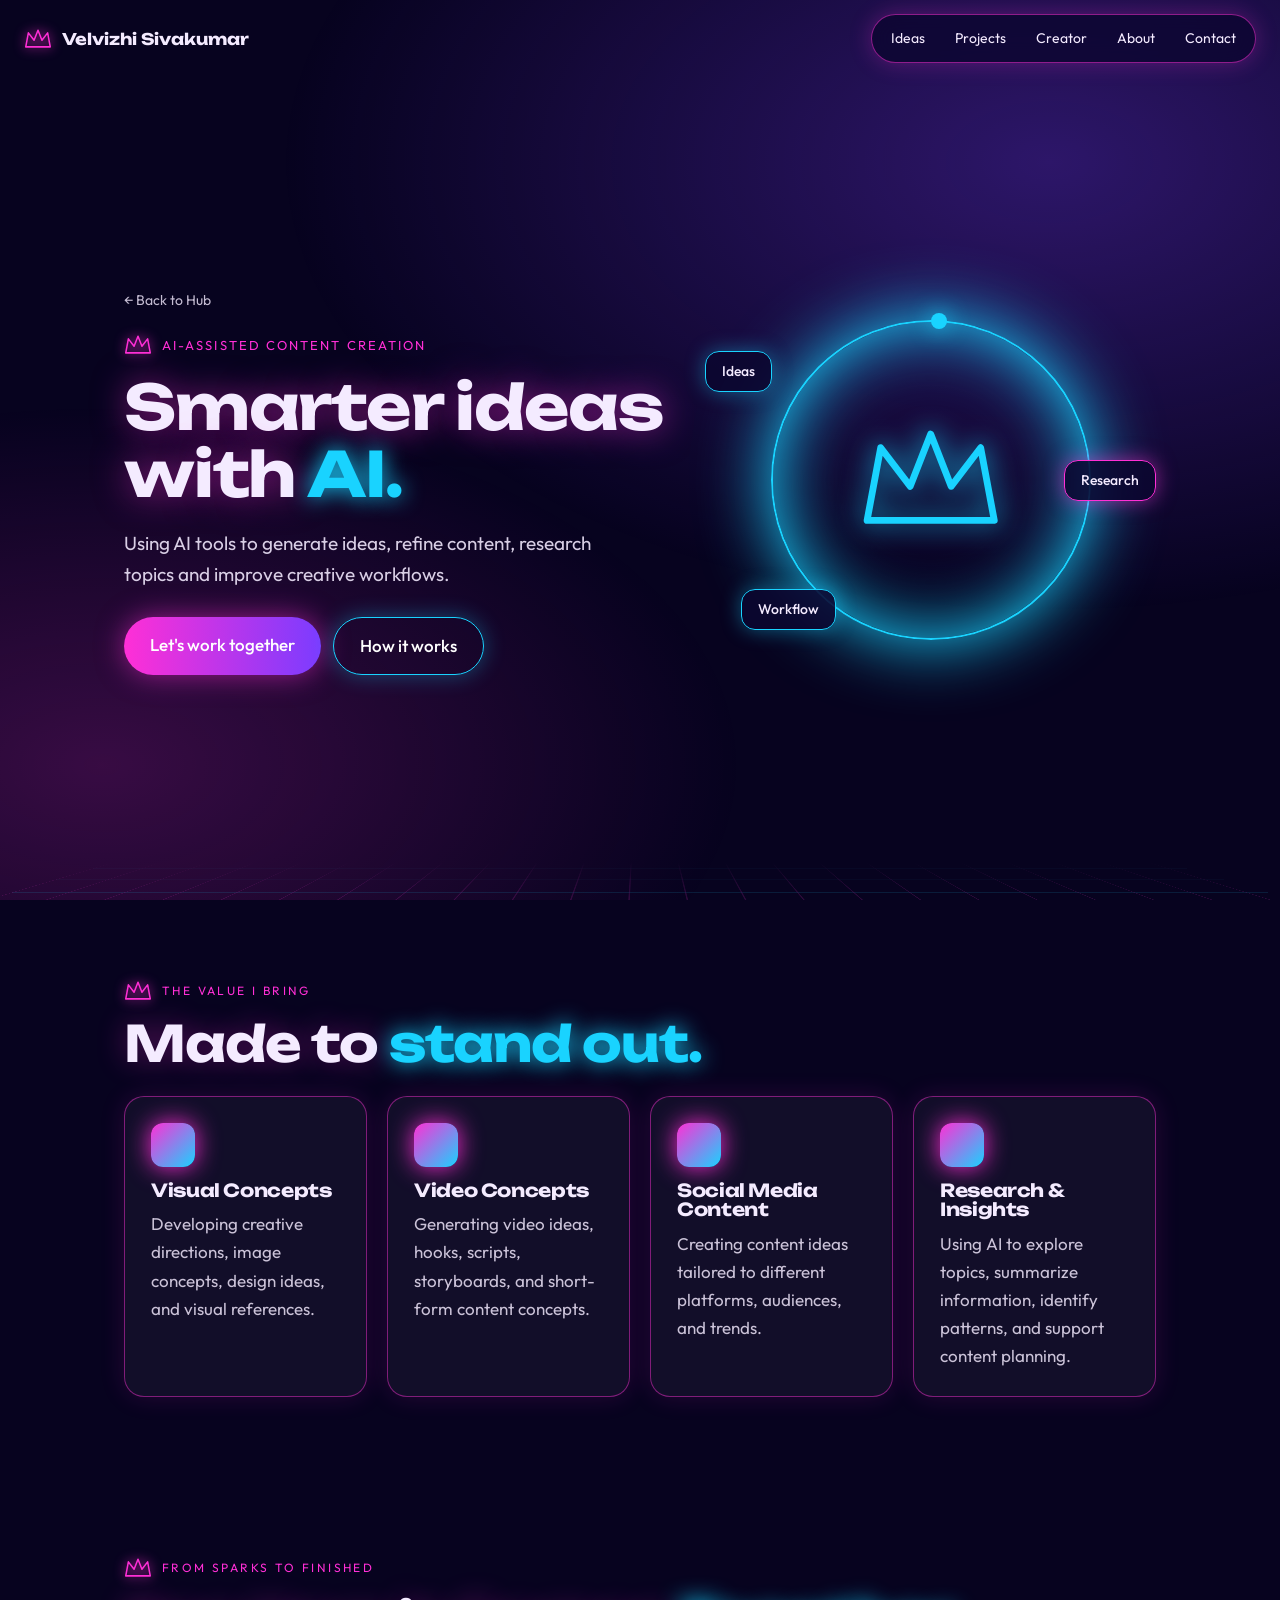
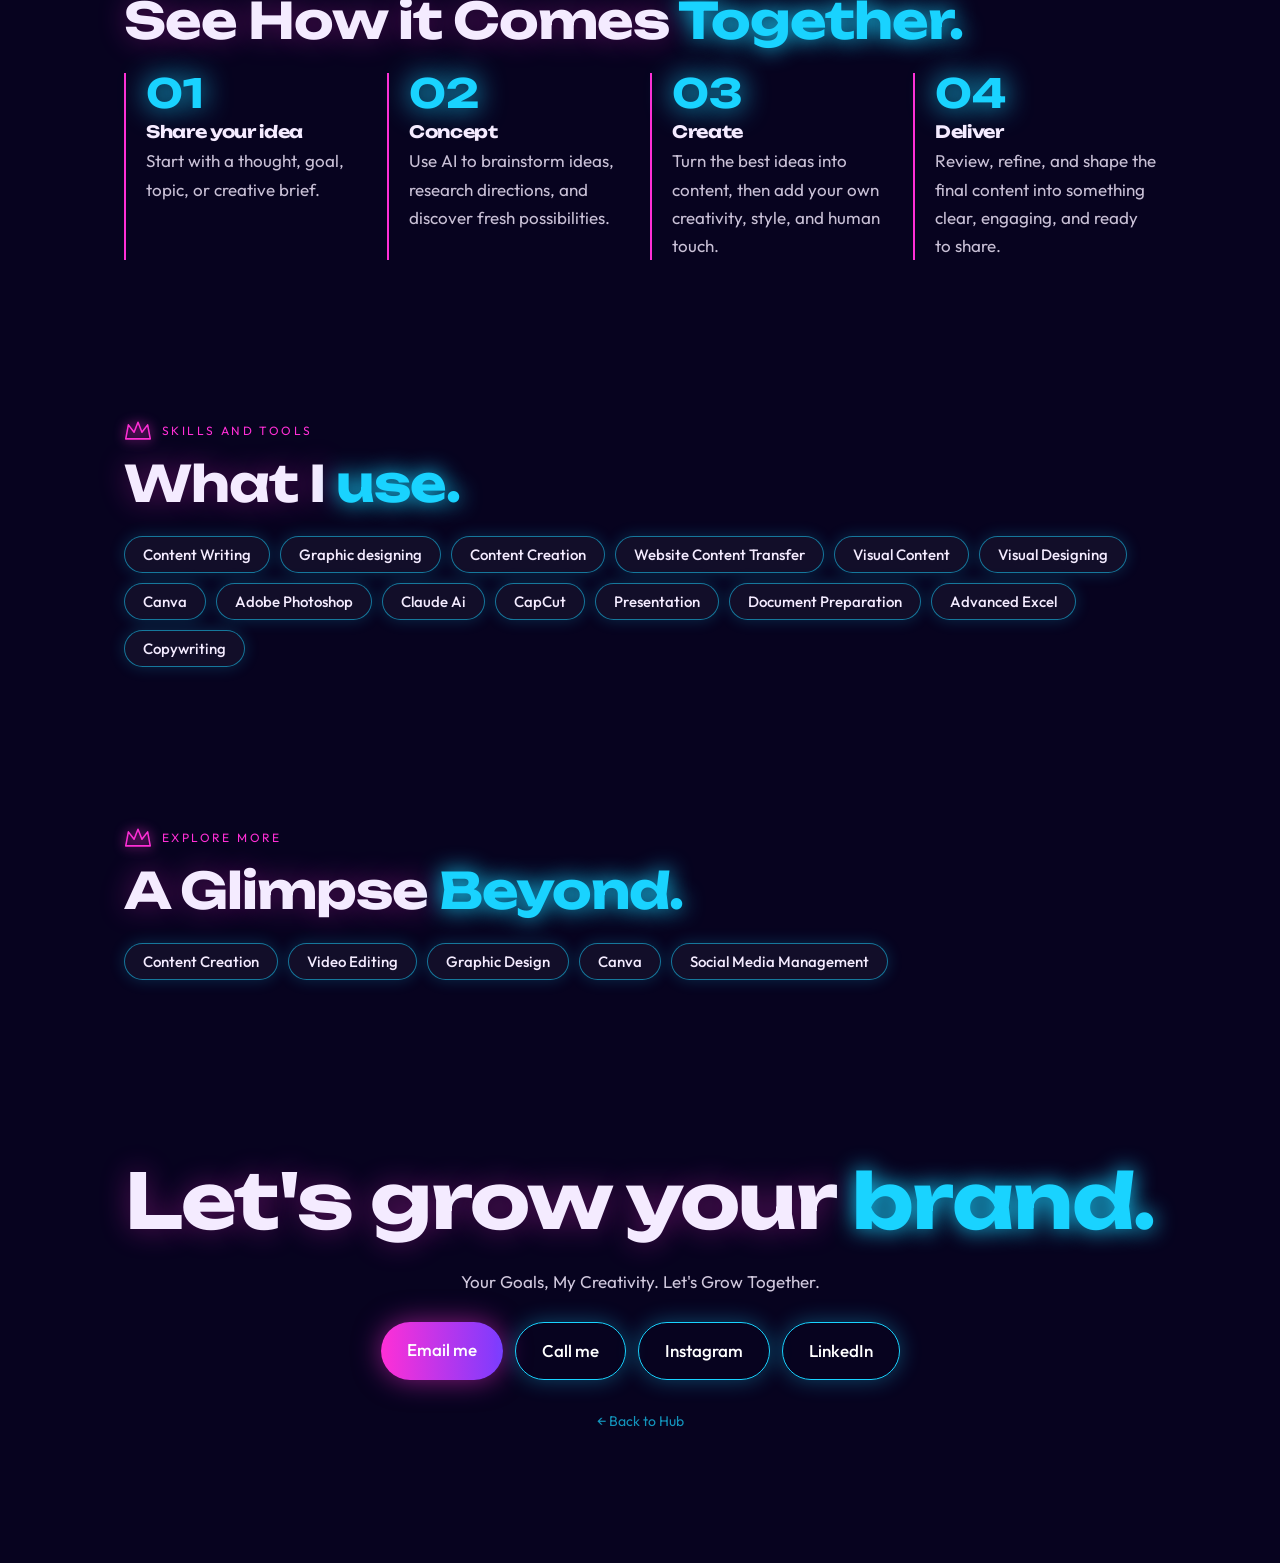
<file: ai-assisted-content-creation.html>
<!DOCTYPE html>
<html lang="en"><head><meta charset="utf-8"><meta name="viewport" content="width=device-width, initial-scale=1, viewport-fit=cover">
<title>AI-Assisted Content Creation – Velvizhi Sivakumar</title>
<meta name="description" content="Using AI tools to generate ideas, refine content, research topics and improve creative workflows.">
<link href="https://fonts.googleapis.com/css2?family=Unbounded:wght@500;700&family=Outfit:wght@400;500&display=swap" rel="stylesheet">
<style>:root{--bg:#07031F;--pk:#FF2FD6;--cy:#19D3FF;--vi:#7B3CFF;--tx:#F4EBFF;--a:var(--pk);box-sizing:border-box;padding-top:env(safe-area-inset-top,0px);padding-bottom:env(safe-area-inset-bottom,0px)}
*{box-sizing:border-box}html{scroll-behavior:smooth;scroll-padding-top:90px}
body{margin:0;background:var(--bg);color:var(--tx);font:400 17px/1.65 Outfit,system-ui,sans-serif;overflow-x:hidden}
h1,h2,h3{font-family:Unbounded,Outfit,sans-serif;font-weight:700;margin:0;line-height:1.08;letter-spacing:-.02em}
em{font-style:normal;color:var(--cy);text-shadow:0 0 22px var(--cy)}a{color:inherit}:focus-visible{outline:3px solid var(--cy);outline-offset:3px}
.fx{position:fixed;inset:0;z-index:0;overflow:hidden;pointer-events:none;background:radial-gradient(60% 50% at 82% 18%,#7B3CFF55,transparent),radial-gradient(50% 40% at 8% 85%,#FF2FD633,transparent)}
.st{position:absolute;left:-50vw;top:var(--y);height:3px;width:46vw;border-radius:9px;color:var(--c);background:linear-gradient(90deg,transparent,currentColor,transparent);filter:drop-shadow(0 0 10px currentColor);animation:slide var(--t) linear infinite;animation-delay:var(--d)}
@keyframes slide{from{transform:translateX(0) rotate(-14deg)}to{transform:translateX(165vw) rotate(-14deg)}}
.floor{position:absolute;left:-20%;right:-20%;bottom:-8%;height:44%;background:repeating-linear-gradient(90deg,#FF2FD655 0 2px,transparent 2px 80px),repeating-linear-gradient(0deg,#19D3FF55 0 2px,transparent 2px 60px);transform:perspective(500px) rotateX(62deg);transform-origin:bottom;-webkit-mask-image:linear-gradient(transparent,#000);mask-image:linear-gradient(transparent,#000);animation:grid 2s linear infinite}
@keyframes grid{to{background-position:0 0,0 60px}}
.top,header,main,footer{position:relative;z-index:1}
.wrap{max-width:1080px;margin:0 auto;padding:0 24px}
.cr{width:28px;height:22px;fill:none;stroke:var(--pk);stroke-width:3.5;stroke-linejoin:round;filter:drop-shadow(0 0 6px var(--pk))}
.top{position:fixed;z-index:10;left:0;right:0;top:env(safe-area-inset-top,0px);display:flex;justify-content:space-between;align-items:center;padding:14px 24px}
.top b{display:flex;gap:10px;align-items:center;font:700 16px Unbounded,sans-serif;text-decoration:none}
.top nav{display:flex;gap:2px;padding:5px;border-radius:99px;background:#0c0630cc;border:1px solid #FF2FD688;box-shadow:0 0 22px #FF2FD644;backdrop-filter:blur(12px);-webkit-backdrop-filter:blur(12px)}
.top nav a{text-decoration:none;font-size:14px;padding:7px 14px;border-radius:99px}.top nav a:hover{background:#FF2FD633}
.hero{display:grid;grid-template-columns:1.2fr 1fr;gap:40px;align-items:center;min-height:100vh;padding-top:110px;padding-bottom:50px}
.back{display:inline-block;font-size:14px;opacity:.8;text-decoration:none;margin-bottom:22px}.back:hover{color:var(--cy);opacity:1}
.tag{display:flex;gap:10px;align-items:center;font-size:13px;letter-spacing:.16em;text-transform:uppercase;color:var(--pk);margin-bottom:18px}
.hero h1{font-size:clamp(32px,5vw,62px);text-shadow:0 0 34px #FF2FD688}
.hero p{max-width:500px;opacity:.88;font-size:19px;margin:20px 0 26px}
.btns{display:flex;flex-wrap:wrap;gap:12px}
.btn{text-decoration:none;font-weight:500;padding:14px 26px;border-radius:99px;background:linear-gradient(90deg,var(--pk),var(--vi));color:#fff;box-shadow:0 0 28px #FF2FD688;transition:transform .2s,box-shadow .2s}
.btn.o{background:transparent;border:1.5px solid var(--cy);box-shadow:0 0 22px #19D3FF55}.btn:hover{transform:scale(1.06);box-shadow:0 0 44px var(--pk)}
.vis{position:relative;display:grid;place-items:center;min-height:340px}
.ring{width:min(320px,72vw);aspect-ratio:1;border-radius:50%;border:2px solid var(--a);box-shadow:0 0 70px var(--a),inset 0 0 70px var(--a);display:grid;place-items:center;animation:spin 16s linear infinite;position:relative}
.ring::after{content:"";position:absolute;top:-9px;left:50%;width:16px;height:16px;border-radius:50%;background:var(--a);box-shadow:0 0 22px var(--a)}
.ring svg{width:46%;height:auto;stroke:var(--a);fill:none;stroke-width:3;stroke-linejoin:round;filter:drop-shadow(0 0 14px var(--a));animation:spin 16s linear infinite reverse}
@keyframes spin{to{transform:rotate(360deg)}}
.chip{position:absolute;background:#0c0630dd;border:1px solid var(--cy);box-shadow:0 0 20px #19D3FF66;border-radius:14px;padding:8px 16px;font-weight:500;font-size:14px;animation:bob 5s ease-in-out infinite;white-space:nowrap}
.k1{left:0;top:12%}.k2{right:0;top:44%;animation-delay:1.4s;border-color:var(--pk);box-shadow:0 0 20px #FF2FD688}.k3{left:8%;bottom:6%;animation-delay:2.6s}
@keyframes bob{50%{transform:translateY(-10px)}}
.sec{padding:80px 0}
.lbl{display:flex;gap:10px;align-items:center;font-size:12px;letter-spacing:.2em;text-transform:uppercase;color:var(--pk);margin-bottom:14px}
h2.big{font-size:clamp(28px,4.2vw,50px);margin-bottom:26px;text-shadow:0 0 30px #FF2FD655}
.three{display:grid;grid-template-columns:repeat(auto-fit,minmax(240px,1fr));gap:20px}
.card{background:#ffffff0c;border:1.5px solid #FF2FD677;border-radius:20px;padding:26px;box-shadow:0 0 26px #FF2FD622;transition:transform .3s,box-shadow .3s,border-color .3s}
.three .card:hover{transform:translateY(-8px);border-color:var(--cy);box-shadow:0 0 50px #19D3FF66}
.card h3{font-size:18px;margin:14px 0 10px}.card p{margin:0;opacity:.82}
.ic{width:44px;height:44px;border-radius:12px;background:linear-gradient(135deg,var(--pk),var(--cy));box-shadow:0 0 24px var(--pk);animation:bob 4s ease-in-out infinite}
.steps{display:grid;grid-template-columns:repeat(auto-fit,minmax(220px,1fr));gap:20px;counter-reset:s}
.step{border-left:2px solid var(--pk);padding-left:20px}.step b{display:block;font:700 40px/1 Unbounded,sans-serif;color:var(--cy);text-shadow:0 0 28px var(--cy);margin-bottom:10px}
.step h3{font-size:17px;margin-bottom:6px}.step p{margin:0;opacity:.82}
.sk{display:flex;flex-wrap:wrap;gap:10px}
.sk span,.sk a{font:500 15px Outfit,sans-serif;color:inherit;text-decoration:none;background:#ffffff0c;border:1.5px solid #19D3FF88;border-radius:99px;padding:8px 18px;box-shadow:0 0 16px #19D3FF33;transition:background .2s}
.sk a:hover{background:var(--pk);border-color:var(--pk)}
.end{text-align:center;padding:100px 0 60px}.end .btns{justify-content:center;margin-top:26px}.end p{max-width:520px;margin:16px auto 0;opacity:.85}
.foot{text-align:center;padding:30px 24px 70px;font-size:14px;opacity:.7}.foot a{color:var(--cy)}
.rv{opacity:0;transform:translateY(34px);filter:blur(8px);transition:opacity .9s,transform .9s cubic-bezier(.2,.8,.2,1),filter .9s}.rv.in{opacity:1;transform:none;filter:none}
@media (max-width:860px){.hero{grid-template-columns:1fr;min-height:0;padding-top:96px}.vis{order:-1;min-height:260px}.top nav a:not(:last-child){display:none}.sec{padding:60px 0}.chip{font-size:13px}}
@media (prefers-reduced-motion:reduce){.st,.floor,.chip,.ic,.ring,.ring svg{animation:none}.rv{opacity:1;transform:none;filter:none}html{scroll-behavior:auto}}</style></head>
<body style="--a:var(--cy)">
<svg width="0" height="0" style="position:absolute" aria-hidden="true"><symbol id="cr" viewBox="0 0 64 48"><path d="M4 42 L10 10 L23 27 L32 4 L41 27 L54 10 L60 42 Z"/></symbol></svg>
<div class="fx" aria-hidden="true"><i class="st" style="--y:12%;--c:#19D3FF;--t:9s;--d:0s"></i><i class="st" style="--y:30%;--c:#FF2FD6;--t:12s;--d:-4s"></i><i class="st" style="--y:52%;--c:#19D3FF;--t:10s;--d:-7s"></i><i class="st" style="--y:70%;--c:#FF2FD6;--t:14s;--d:-2s"></i><div class="floor"></div></div>
<div class="top"><a href="index.html" style="text-decoration:none"><b><svg class="cr"><use href="#cr"/></svg>Velvizhi Sivakumar</b></a><nav aria-label="Main"><a href="index.html#what">Ideas</a><a href="index.html#canva">Projects</a><a href="index.html#results">Creator</a><a href="index.html#about">About</a><a href="#contact">Contact</a></nav></div>
<header class="hero wrap">
<div><a class="back" href="index.html">← Back to Hub</a>
<span class="tag"><svg class="cr"><use href="#cr"/></svg>AI-Assisted Content Creation</span>
<h1>Smarter ideas with <em>AI.</em></h1><p>Using AI tools to generate ideas, refine content, research topics and improve creative workflows.</p>
<div class="btns"><a class="btn" href="#contact">Let's work together</a><a class="btn o" href="#how">How it works</a></div></div>
<div class="vis" aria-hidden="true"><div class="ring"><svg viewBox="0 0 64 48"><path d="M4 42 L10 10 L23 27 L32 4 L41 27 L54 10 L60 42 Z"/></svg></div>
<div class="chip k1">Ideas</div><div class="chip k2">Research</div><div class="chip k3">Workflow</div></div>
</header>
<main>
<section class="sec"><div class="wrap rv"><span class="lbl"><svg class="cr"><use href="#cr"/></svg>The Value I Bring</span><h2 class="big">Made to <em>stand out.</em></h2><div class="three"><div class="card"><div class="ic" style="animation-delay:0.0s"></div><h3>Visual Concepts</h3><p>Developing creative directions, image concepts, design ideas, and visual references.</p></div><div class="card"><div class="ic" style="animation-delay:0.4s"></div><h3>Video Concepts</h3><p>Generating video ideas, hooks, scripts, storyboards, and short-form content concepts.</p></div><div class="card"><div class="ic" style="animation-delay:0.8s"></div><h3>Social Media Content</h3><p>Creating content ideas tailored to different platforms, audiences, and trends.</p></div><div class="card"><div class="ic" style="animation-delay:1.2s"></div><h3>Research & Insights</h3><p>Using AI to explore topics, summarize information, identify patterns, and support content planning.</p></div></div></div></section>
<section class="sec" id="how"><div class="wrap rv"><span class="lbl"><svg class="cr"><use href="#cr"/></svg>From Sparks to Finished</span><h2 class="big">See How it Comes <em>Together.</em></h2><div class="steps"><div class="step"><b>01</b><h3>Share your idea</h3><p>Start with a thought, goal, topic, or creative brief.</p></div><div class="step"><b>02</b><h3>Concept</h3><p>Use AI to brainstorm ideas, research directions, and discover fresh possibilities.</p></div><div class="step"><b>03</b><h3>Create</h3><p>Turn the best ideas into content, then add your own creativity, style, and human touch.</p></div><div class="step"><b>04</b><h3>Deliver</h3><p>Review, refine, and shape the final content into something clear, engaging, and ready to share.</p></div></div></div></section>
<section class="sec"><div class="wrap rv"><span class="lbl"><svg class="cr"><use href="#cr"/></svg>Skills and tools</span><h2 class="big">What I <em>use.</em></h2><div class="sk"><span>Content Writing</span><span>Graphic designing</span><span>Content Creation</span><span>Website Content Transfer</span><span>Visual Content</span><span>Visual Designing</span><span>Canva</span><span>Adobe Photoshop</span><span>Claude Ai</span><span>CapCut</span><span>Presentation</span><span>Document Preparation</span><span>Advanced Excel</span><span>Copywriting</span></div></div></section>
<section class="sec"><div class="wrap rv"><span class="lbl"><svg class="cr"><use href="#cr"/></svg>Explore more</span><h2 class="big">A Glimpse <em>Beyond.</em></h2><div class="sk"><a href="content-creation.html">Content Creation</a><a href="video-editing.html">Video Editing</a><a href="graphic-design.html">Graphic Design</a><a href="canva.html">Canva</a><a href="social-media-management.html">Social Media Management</a></div></div></section>
</main>
<footer class="end" id="contact"><div class="wrap rv"><h2 class="big" style="font-size:clamp(32px,6.5vw,76px)">Let's grow your <em>brand.</em></h2><p>Your Goals, My Creativity. Let's Grow Together.</p>
<div class="btns"><a class="btn" href="mailto:velvizhi2k2@gmail.com">Email me</a><a class="btn o" href="tel:+919578887900">Call me</a><a class="btn o" href="https://www.instagram.com/vizhisiva?stkn=OGlnY3FxZ2V0enZj">Instagram</a><a class="btn o" href="https://www.linkedin.com/in/velvizhi-sivakumar-04b92a213/">LinkedIn</a></div></div>
<div class="foot"><a href="index.html" style="text-decoration: none;">← Back to Hub</a></div></footer>
<script>var o=new IntersectionObserver(function(es){es.forEach(function(e){if(e.isIntersecting){e.target.classList.add("in");o.unobserve(e.target)}})},{threshold:.12});document.querySelectorAll(".rv").forEach(function(el){o.observe(el)});</script>
</body></html>
</file>
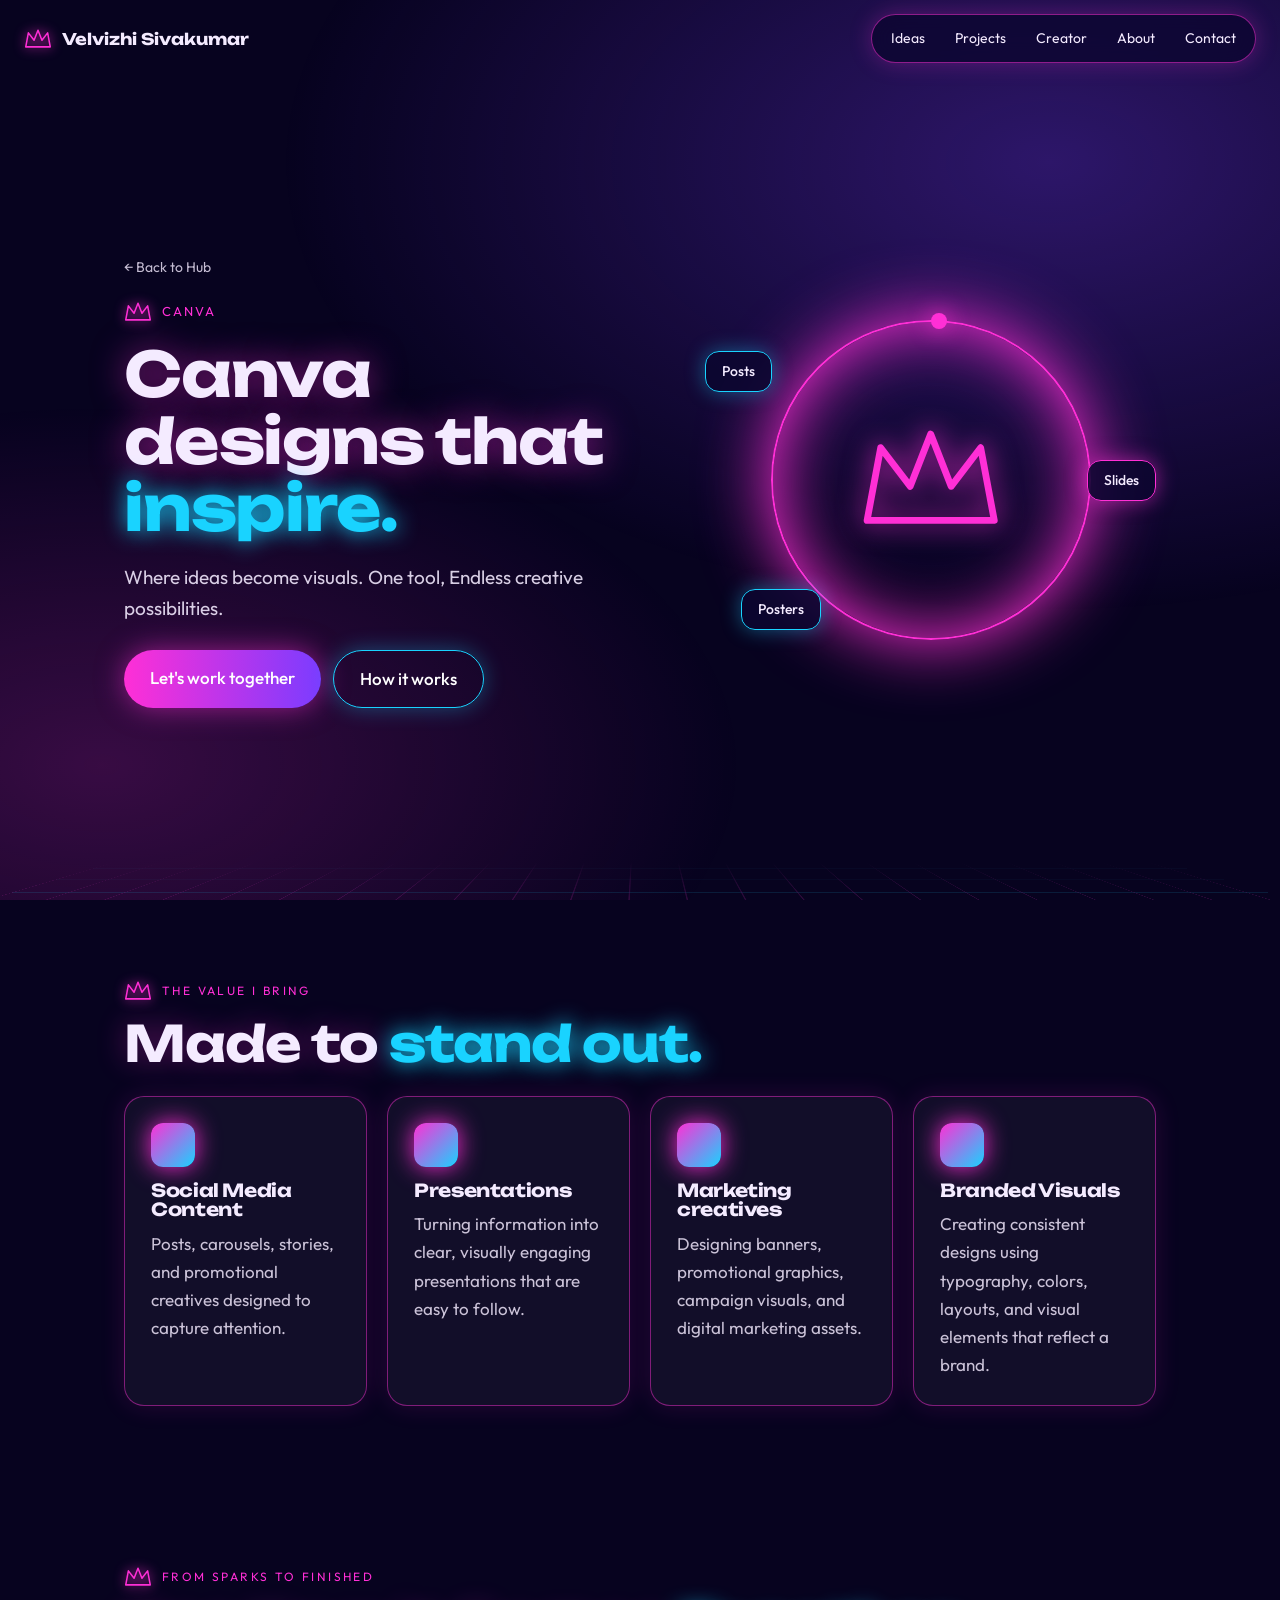
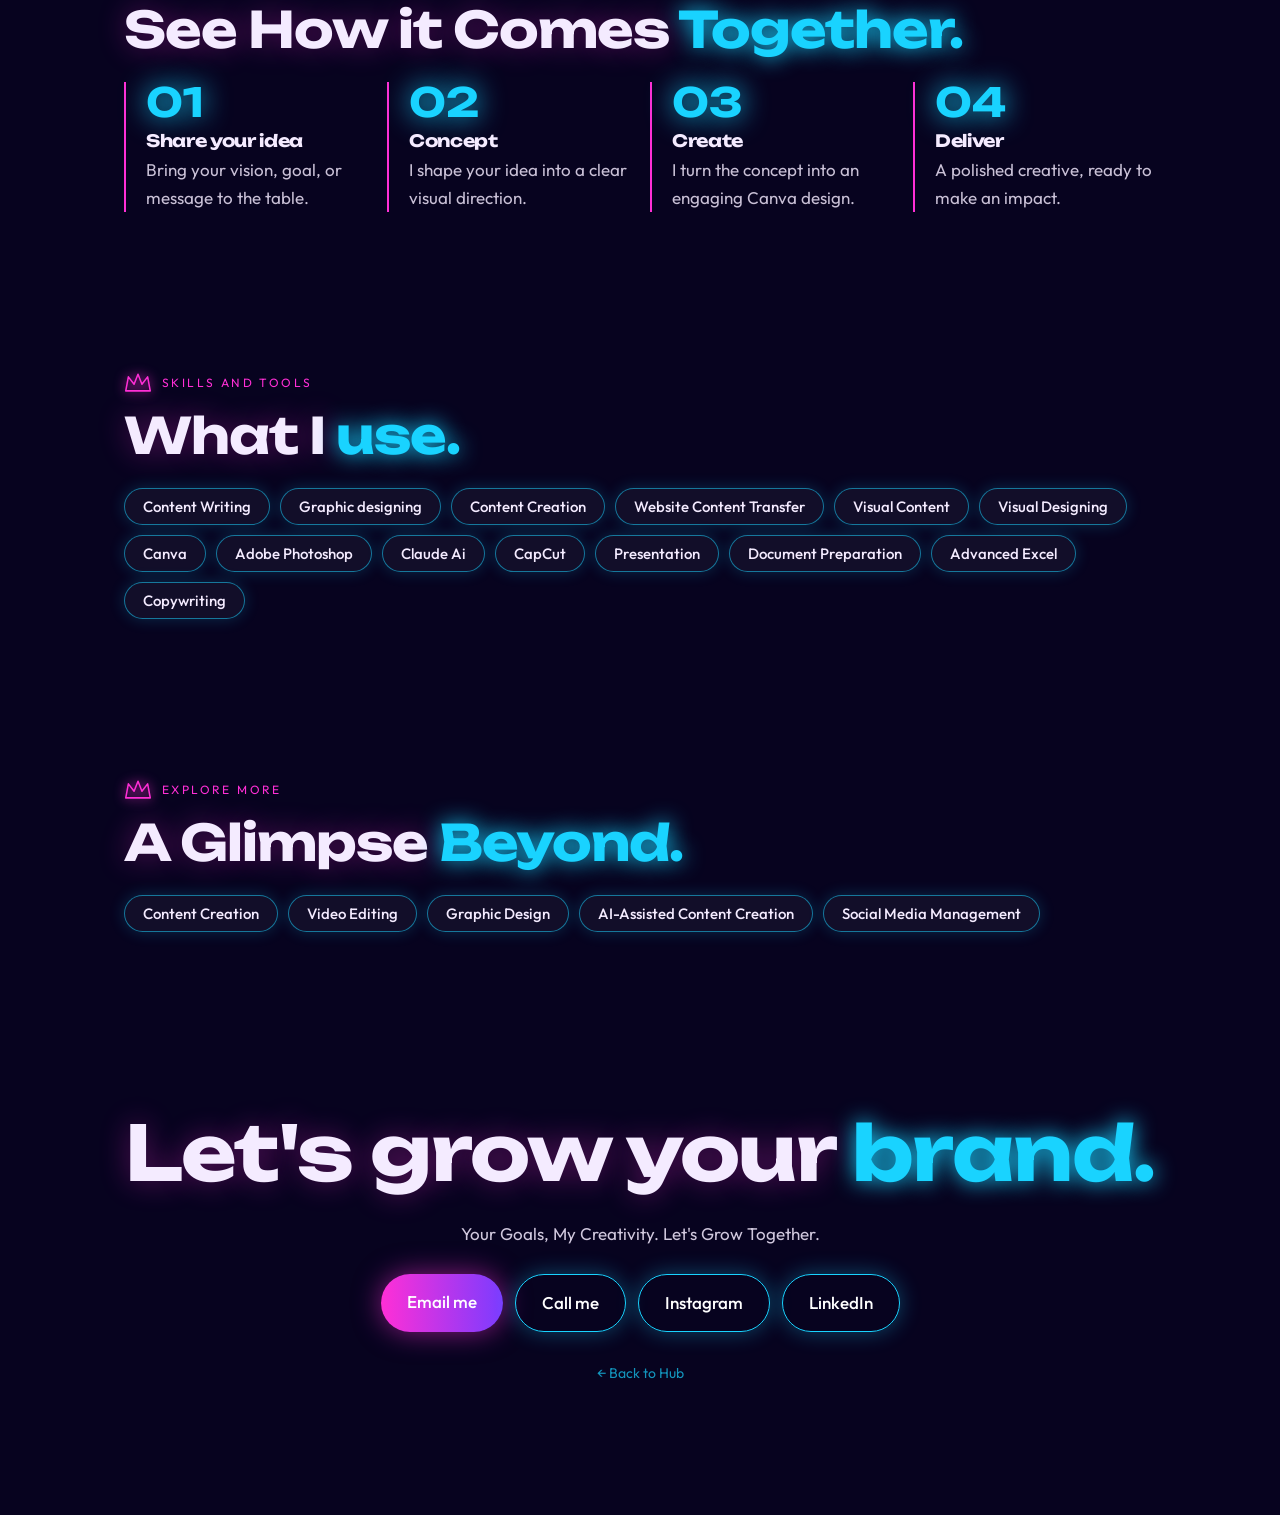
<file: canva.html>
<!DOCTYPE html>
<html lang="en"><head><meta charset="utf-8"><meta name="viewport" content="width=device-width, initial-scale=1, viewport-fit=cover">
<title>Canva – Velvizhi Sivakumar</title>
<meta name="description" content="From scroll-stopping social posts and presentations to marketing creatives and visual assets, I turn ideas into engaging designs that connect, communicate and inspire.">
<link href="https://fonts.googleapis.com/css2?family=Unbounded:wght@500;700&family=Outfit:wght@400;500&display=swap" rel="stylesheet">
<style>:root{--bg:#07031F;--pk:#FF2FD6;--cy:#19D3FF;--vi:#7B3CFF;--tx:#F4EBFF;--a:var(--pk);box-sizing:border-box;padding-top:env(safe-area-inset-top,0px);padding-bottom:env(safe-area-inset-bottom,0px)}
*{box-sizing:border-box}html{scroll-behavior:smooth;scroll-padding-top:90px}
body{margin:0;background:var(--bg);color:var(--tx);font:400 17px/1.65 Outfit,system-ui,sans-serif;overflow-x:hidden}
h1,h2,h3{font-family:Unbounded,Outfit,sans-serif;font-weight:700;margin:0;line-height:1.08;letter-spacing:-.02em}
em{font-style:normal;color:var(--cy);text-shadow:0 0 22px var(--cy)}a{color:inherit}:focus-visible{outline:3px solid var(--cy);outline-offset:3px}
.fx{position:fixed;inset:0;z-index:0;overflow:hidden;pointer-events:none;background:radial-gradient(60% 50% at 82% 18%,#7B3CFF55,transparent),radial-gradient(50% 40% at 8% 85%,#FF2FD633,transparent)}
.st{position:absolute;left:-50vw;top:var(--y);height:3px;width:46vw;border-radius:9px;color:var(--c);background:linear-gradient(90deg,transparent,currentColor,transparent);filter:drop-shadow(0 0 10px currentColor);animation:slide var(--t) linear infinite;animation-delay:var(--d)}
@keyframes slide{from{transform:translateX(0) rotate(-14deg)}to{transform:translateX(165vw) rotate(-14deg)}}
.floor{position:absolute;left:-20%;right:-20%;bottom:-8%;height:44%;background:repeating-linear-gradient(90deg,#FF2FD655 0 2px,transparent 2px 80px),repeating-linear-gradient(0deg,#19D3FF55 0 2px,transparent 2px 60px);transform:perspective(500px) rotateX(62deg);transform-origin:bottom;-webkit-mask-image:linear-gradient(transparent,#000);mask-image:linear-gradient(transparent,#000);animation:grid 2s linear infinite}
@keyframes grid{to{background-position:0 0,0 60px}}
.top,header,main,footer{position:relative;z-index:1}
.wrap{max-width:1080px;margin:0 auto;padding:0 24px}
.cr{width:28px;height:22px;fill:none;stroke:var(--pk);stroke-width:3.5;stroke-linejoin:round;filter:drop-shadow(0 0 6px var(--pk))}
.top{position:fixed;z-index:10;left:0;right:0;top:env(safe-area-inset-top,0px);display:flex;justify-content:space-between;align-items:center;padding:14px 24px}
.top b{display:flex;gap:10px;align-items:center;font:700 16px Unbounded,sans-serif;text-decoration:none}
.top nav{display:flex;gap:2px;padding:5px;border-radius:99px;background:#0c0630cc;border:1px solid #FF2FD688;box-shadow:0 0 22px #FF2FD644;backdrop-filter:blur(12px);-webkit-backdrop-filter:blur(12px)}
.top nav a{text-decoration:none;font-size:14px;padding:7px 14px;border-radius:99px}.top nav a:hover{background:#FF2FD633}
.hero{display:grid;grid-template-columns:1.2fr 1fr;gap:40px;align-items:center;min-height:100vh;padding-top:110px;padding-bottom:50px}
.back{display:inline-block;font-size:14px;opacity:.8;text-decoration:none;margin-bottom:22px}.back:hover{color:var(--cy);opacity:1}
.tag{display:flex;gap:10px;align-items:center;font-size:13px;letter-spacing:.16em;text-transform:uppercase;color:var(--pk);margin-bottom:18px}
.hero h1{font-size:clamp(32px,5vw,62px);text-shadow:0 0 34px #FF2FD688}
.hero p{max-width:500px;opacity:.88;font-size:19px;margin:20px 0 26px}
.btns{display:flex;flex-wrap:wrap;gap:12px}
.btn{text-decoration:none;font-weight:500;padding:14px 26px;border-radius:99px;background:linear-gradient(90deg,var(--pk),var(--vi));color:#fff;box-shadow:0 0 28px #FF2FD688;transition:transform .2s,box-shadow .2s}
.btn.o{background:transparent;border:1.5px solid var(--cy);box-shadow:0 0 22px #19D3FF55}.btn:hover{transform:scale(1.06);box-shadow:0 0 44px var(--pk)}
.vis{position:relative;display:grid;place-items:center;min-height:340px}
.ring{width:min(320px,72vw);aspect-ratio:1;border-radius:50%;border:2px solid var(--a);box-shadow:0 0 70px var(--a),inset 0 0 70px var(--a);display:grid;place-items:center;animation:spin 16s linear infinite;position:relative}
.ring::after{content:"";position:absolute;top:-9px;left:50%;width:16px;height:16px;border-radius:50%;background:var(--a);box-shadow:0 0 22px var(--a)}
.ring svg{width:46%;height:auto;stroke:var(--a);fill:none;stroke-width:3;stroke-linejoin:round;filter:drop-shadow(0 0 14px var(--a));animation:spin 16s linear infinite reverse}
@keyframes spin{to{transform:rotate(360deg)}}
.chip{position:absolute;background:#0c0630dd;border:1px solid var(--cy);box-shadow:0 0 20px #19D3FF66;border-radius:14px;padding:8px 16px;font-weight:500;font-size:14px;animation:bob 5s ease-in-out infinite;white-space:nowrap}
.k1{left:0;top:12%}.k2{right:0;top:44%;animation-delay:1.4s;border-color:var(--pk);box-shadow:0 0 20px #FF2FD688}.k3{left:8%;bottom:6%;animation-delay:2.6s}
@keyframes bob{50%{transform:translateY(-10px)}}
.sec{padding:80px 0}
.lbl{display:flex;gap:10px;align-items:center;font-size:12px;letter-spacing:.2em;text-transform:uppercase;color:var(--pk);margin-bottom:14px}
h2.big{font-size:clamp(28px,4.2vw,50px);margin-bottom:26px;text-shadow:0 0 30px #FF2FD655}
.three{display:grid;grid-template-columns:repeat(auto-fit,minmax(240px,1fr));gap:20px}
.card{background:#ffffff0c;border:1.5px solid #FF2FD677;border-radius:20px;padding:26px;box-shadow:0 0 26px #FF2FD622;transition:transform .3s,box-shadow .3s,border-color .3s}
.three .card:hover{transform:translateY(-8px);border-color:var(--cy);box-shadow:0 0 50px #19D3FF66}
.card h3{font-size:18px;margin:14px 0 10px}.card p{margin:0;opacity:.82}
.ic{width:44px;height:44px;border-radius:12px;background:linear-gradient(135deg,var(--pk),var(--cy));box-shadow:0 0 24px var(--pk);animation:bob 4s ease-in-out infinite}
.steps{display:grid;grid-template-columns:repeat(auto-fit,minmax(220px,1fr));gap:20px;counter-reset:s}
.step{border-left:2px solid var(--pk);padding-left:20px}.step b{display:block;font:700 40px/1 Unbounded,sans-serif;color:var(--cy);text-shadow:0 0 28px var(--cy);margin-bottom:10px}
.step h3{font-size:17px;margin-bottom:6px}.step p{margin:0;opacity:.82}
.sk{display:flex;flex-wrap:wrap;gap:10px}
.sk span,.sk a{font:500 15px Outfit,sans-serif;color:inherit;text-decoration:none;background:#ffffff0c;border:1.5px solid #19D3FF88;border-radius:99px;padding:8px 18px;box-shadow:0 0 16px #19D3FF33;transition:background .2s}
.sk a:hover{background:var(--pk);border-color:var(--pk)}
.end{text-align:center;padding:100px 0 60px}.end .btns{justify-content:center;margin-top:26px}.end p{max-width:520px;margin:16px auto 0;opacity:.85}
.foot{text-align:center;padding:30px 24px 70px;font-size:14px;opacity:.7}.foot a{color:var(--cy)}
.rv{opacity:0;transform:translateY(34px);filter:blur(8px);transition:opacity .9s,transform .9s cubic-bezier(.2,.8,.2,1),filter .9s}.rv.in{opacity:1;transform:none;filter:none}
@media (max-width:860px){.hero{grid-template-columns:1fr;min-height:0;padding-top:96px}.vis{order:-1;min-height:260px}.top nav a:not(:last-child){display:none}.sec{padding:60px 0}.chip{font-size:13px}}
@media (prefers-reduced-motion:reduce){.st,.floor,.chip,.ic,.ring,.ring svg{animation:none}.rv{opacity:1;transform:none;filter:none}html{scroll-behavior:auto}}</style></head>
<body style="--a:var(--pk)">
<svg width="0" height="0" style="position:absolute" aria-hidden="true"><symbol id="cr" viewBox="0 0 64 48"><path d="M4 42 L10 10 L23 27 L32 4 L41 27 L54 10 L60 42 Z"/></symbol></svg>
<div class="fx" aria-hidden="true"><i class="st" style="--y:12%;--c:#19D3FF;--t:9s;--d:0s"></i><i class="st" style="--y:30%;--c:#FF2FD6;--t:12s;--d:-4s"></i><i class="st" style="--y:52%;--c:#19D3FF;--t:10s;--d:-7s"></i><i class="st" style="--y:70%;--c:#FF2FD6;--t:14s;--d:-2s"></i><div class="floor"></div></div>
<div class="top"><a href="index.html" style="text-decoration:none"><b><svg class="cr"><use href="#cr"/></svg>Velvizhi Sivakumar</b></a><nav aria-label="Main"><a href="index.html#what">Ideas</a><a href="index.html#canva">Projects</a><a href="index.html#results">Creator</a><a href="index.html#about">About</a><a href="#contact">Contact</a></nav></div>
<header class="hero wrap">
<div><a class="back" href="index.html">← Back to Hub</a>
<span class="tag"><svg class="cr"><use href="#cr"/></svg>Canva</span>
<h1>Canva designs that <em>inspire.</em></h1><p>Where ideas become visuals. One tool, Endless creative possibilities.</p>
<div class="btns"><a class="btn" href="#contact">Let's work together</a><a class="btn o" href="#how">How it works</a></div></div>
<div class="vis" aria-hidden="true"><div class="ring"><svg viewBox="0 0 64 48"><path d="M4 42 L10 10 L23 27 L32 4 L41 27 L54 10 L60 42 Z"/></svg></div>
<div class="chip k1">Posts</div><div class="chip k2">Slides</div><div class="chip k3">Posters</div></div>
</header>
<main>
<section class="sec"><div class="wrap rv"><span class="lbl"><svg class="cr"><use href="#cr"/></svg>The Value I Bring</span><h2 class="big">Made to <em>stand out.</em></h2><div class="three"><div class="card"><div class="ic" style="animation-delay:0.0s"></div><h3>Social Media Content</h3><p>Posts, carousels, stories, and promotional creatives designed to capture attention.</p></div><div class="card"><div class="ic" style="animation-delay:0.4s"></div><h3>Presentations</h3><p>Turning information into clear, visually engaging presentations that are easy to follow.</p></div><div class="card"><div class="ic" style="animation-delay:0.8s"></div><h3>Marketing creatives</h3><p>Designing banners, promotional graphics, campaign visuals, and digital marketing assets.</p></div><div class="card"><div class="ic" style="animation-delay:1.2s"></div><h3>Branded Visuals</h3><p>Creating consistent designs using typography, colors, layouts, and visual elements that reflect a brand.</p></div></div></div></section>
<section class="sec" id="how"><div class="wrap rv"><span class="lbl"><svg class="cr"><use href="#cr"/></svg>From Sparks to Finished</span><h2 class="big">See How it Comes <em>Together.</em></h2><div class="steps"><div class="step"><b>01</b><h3>Share your idea</h3><p>Bring your vision, goal, or message to the table.</p></div><div class="step"><b>02</b><h3>Concept</h3><p>I shape your idea into a clear visual direction.</p></div><div class="step"><b>03</b><h3>Create</h3><p>I turn the concept into an engaging Canva design.</p></div><div class="step"><b>04</b><h3>Deliver</h3><p>A polished creative, ready to make an impact.</p></div></div></div></section>
<section class="sec"><div class="wrap rv"><span class="lbl"><svg class="cr"><use href="#cr"/></svg>Skills and tools</span><h2 class="big">What I <em>use.</em></h2><div class="sk"><span>Content Writing</span><span>Graphic designing</span><span>Content Creation</span><span>Website Content Transfer</span><span>Visual Content</span><span>Visual Designing</span><span>Canva</span><span>Adobe Photoshop</span><span>Claude Ai</span><span>CapCut</span><span>Presentation</span><span>Document Preparation</span><span>Advanced Excel</span><span>Copywriting</span></div></div></section>
<section class="sec"><div class="wrap rv"><span class="lbl"><svg class="cr"><use href="#cr"/></svg>Explore more</span><h2 class="big">A Glimpse <em>Beyond.</em></h2><div class="sk"><a href="content-creation.html">Content Creation</a><a href="video-editing.html">Video Editing</a><a href="graphic-design.html">Graphic Design</a><a href="ai-assisted-content-creation.html">AI-Assisted Content Creation</a><a href="social-media-management.html">Social Media Management</a></div></div></section>
</main>
<footer class="end" id="contact"><div class="wrap rv"><h2 class="big" style="font-size:clamp(32px,6.5vw,76px)">Let's grow your <em>brand.</em></h2><p>Your Goals, My Creativity. Let's Grow Together.</p>
<div class="btns"><a class="btn" href="mailto:velvizhi2k2@gmail.com">Email me</a><a class="btn o" href="tel:+919578887900">Call me</a><a class="btn o" href="https://www.instagram.com/vizhisiva?stkn=OGlnY3FxZ2V0enZj">Instagram</a><a class="btn o" href="https://www.linkedin.com/in/velvizhi-sivakumar-04b92a213/">LinkedIn</a></div></div>
<div class="foot"><a href="index.html" style="text-decoration: none;">← Back to Hub</a></div></footer>
<script>var o=new IntersectionObserver(function(es){es.forEach(function(e){if(e.isIntersecting){e.target.classList.add("in");o.unobserve(e.target)}})},{threshold:.12});document.querySelectorAll(".rv").forEach(function(el){o.observe(el)});</script>
</body></html>
</file>
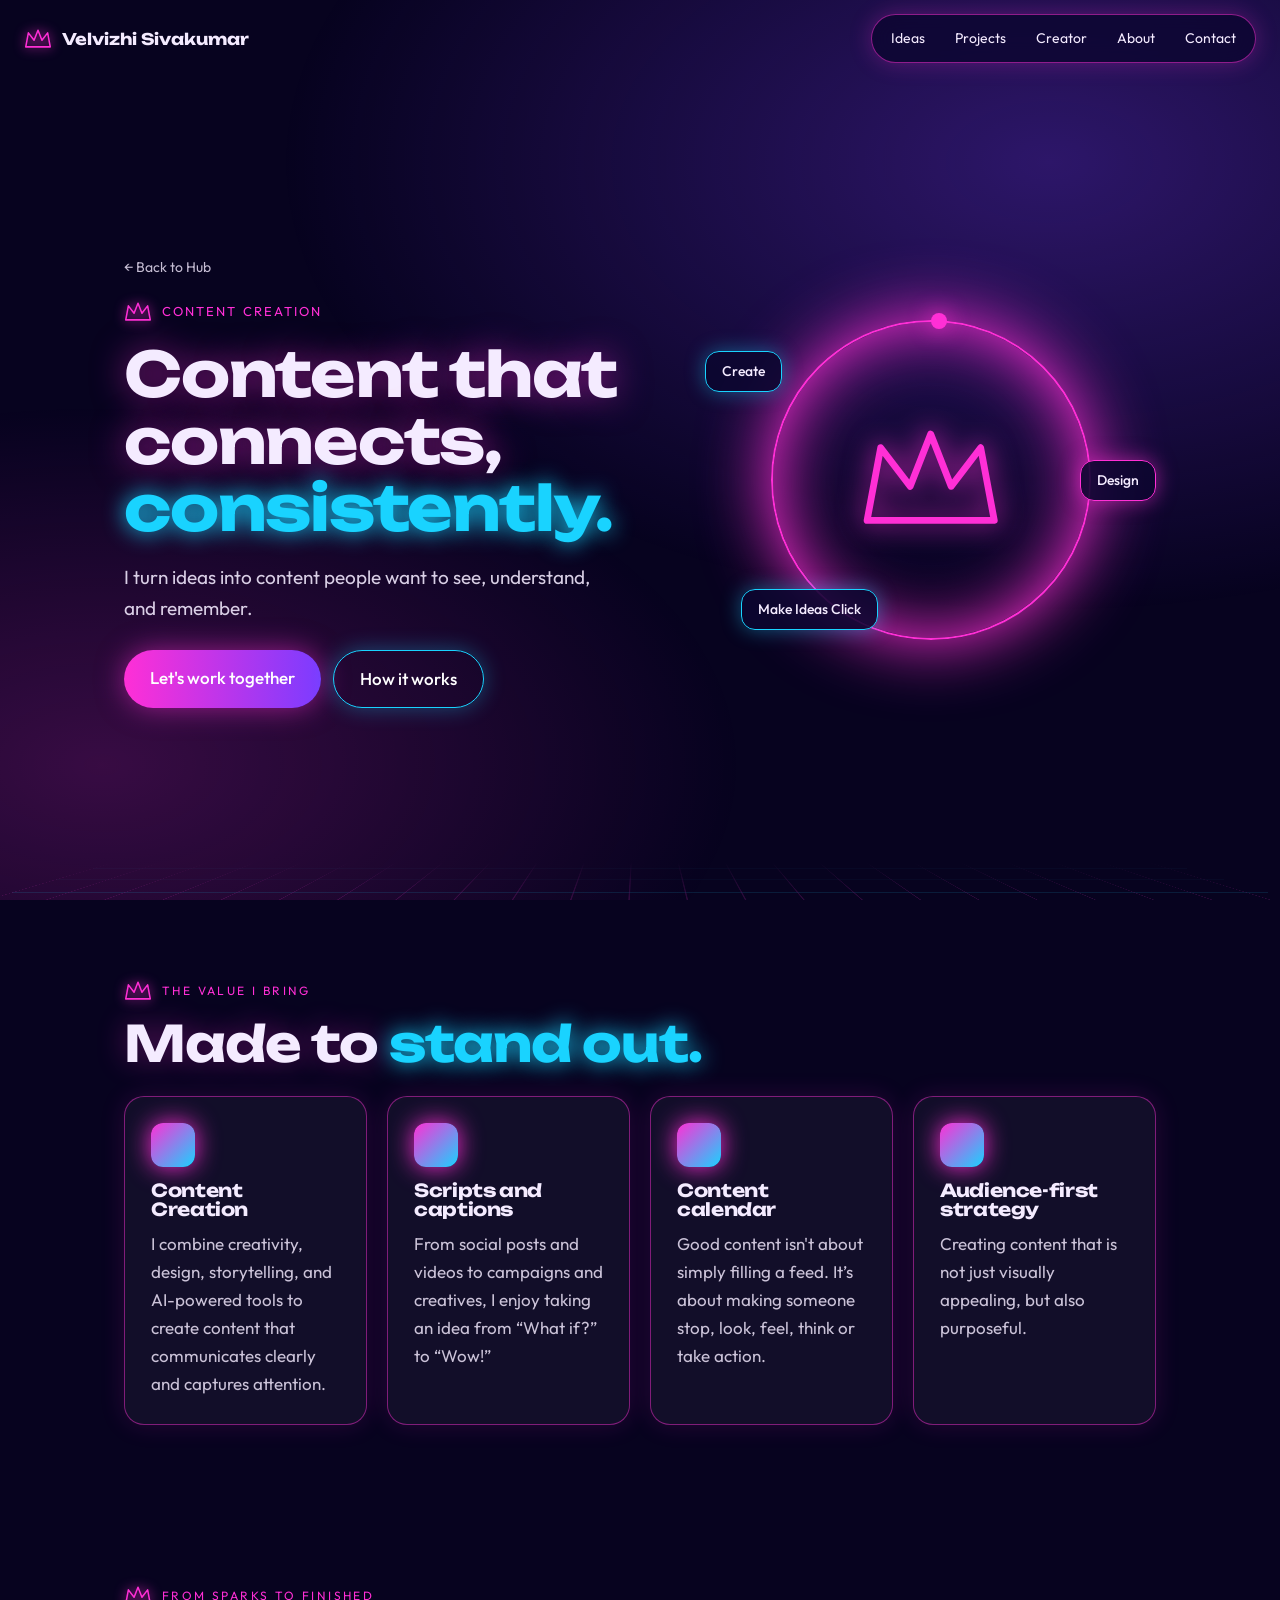
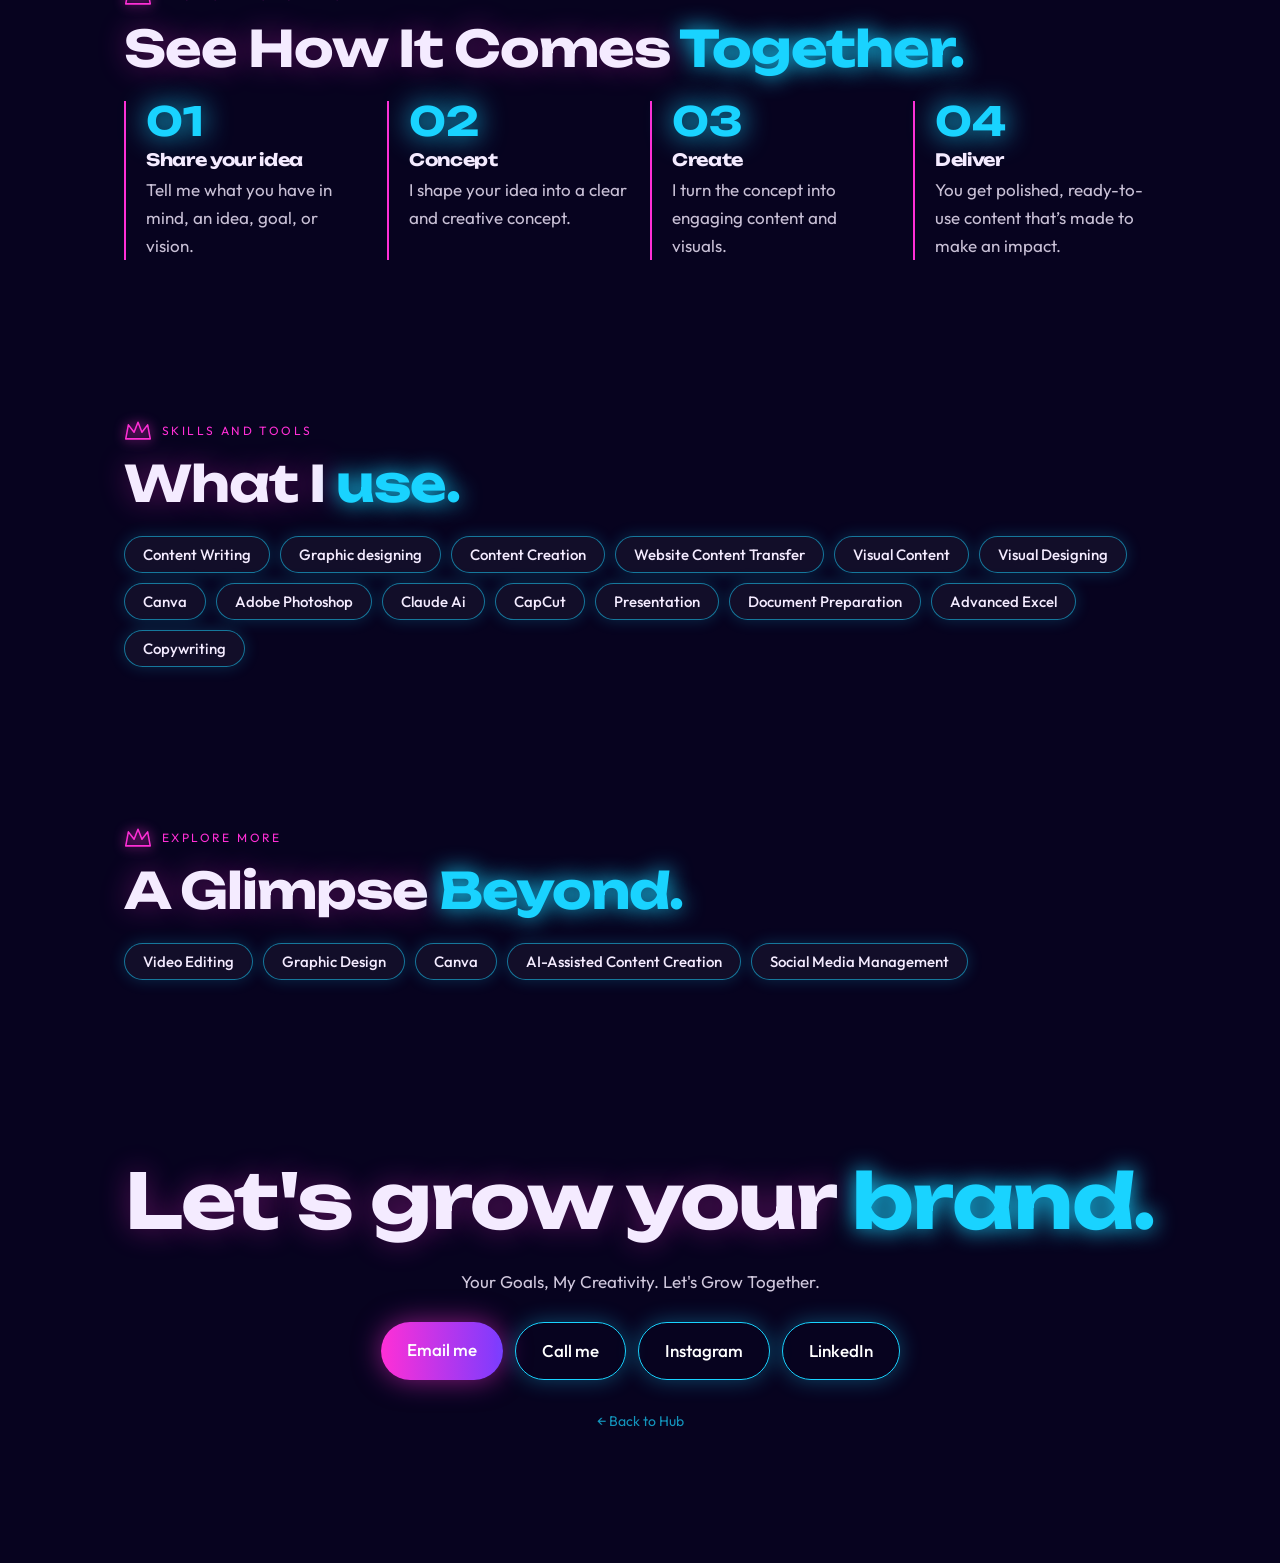
<file: content-creation.html>
<!DOCTYPE html>
<html lang="en"><head><meta charset="utf-8"><meta name="viewport" content="width=device-width, initial-scale=1, viewport-fit=cover">
<title>Content Creation – Velvizhi Sivakumar</title>
<meta name="description" content="Engaging, relevant content tailored to your brand goals and audience interests.">
<link href="https://fonts.googleapis.com/css2?family=Unbounded:wght@500;700&family=Outfit:wght@400;500&display=swap" rel="stylesheet">
<style>:root{--bg:#07031F;--pk:#FF2FD6;--cy:#19D3FF;--vi:#7B3CFF;--tx:#F4EBFF;--a:var(--pk);box-sizing:border-box;padding-top:env(safe-area-inset-top,0px);padding-bottom:env(safe-area-inset-bottom,0px)}
*{box-sizing:border-box}html{scroll-behavior:smooth;scroll-padding-top:90px}
body{margin:0;background:var(--bg);color:var(--tx);font:400 17px/1.65 Outfit,system-ui,sans-serif;overflow-x:hidden}
h1,h2,h3{font-family:Unbounded,Outfit,sans-serif;font-weight:700;margin:0;line-height:1.08;letter-spacing:-.02em}
em{font-style:normal;color:var(--cy);text-shadow:0 0 22px var(--cy)}a{color:inherit}:focus-visible{outline:3px solid var(--cy);outline-offset:3px}
.fx{position:fixed;inset:0;z-index:0;overflow:hidden;pointer-events:none;background:radial-gradient(60% 50% at 82% 18%,#7B3CFF55,transparent),radial-gradient(50% 40% at 8% 85%,#FF2FD633,transparent)}
.st{position:absolute;left:-50vw;top:var(--y);height:3px;width:46vw;border-radius:9px;color:var(--c);background:linear-gradient(90deg,transparent,currentColor,transparent);filter:drop-shadow(0 0 10px currentColor);animation:slide var(--t) linear infinite;animation-delay:var(--d)}
@keyframes slide{from{transform:translateX(0) rotate(-14deg)}to{transform:translateX(165vw) rotate(-14deg)}}
.floor{position:absolute;left:-20%;right:-20%;bottom:-8%;height:44%;background:repeating-linear-gradient(90deg,#FF2FD655 0 2px,transparent 2px 80px),repeating-linear-gradient(0deg,#19D3FF55 0 2px,transparent 2px 60px);transform:perspective(500px) rotateX(62deg);transform-origin:bottom;-webkit-mask-image:linear-gradient(transparent,#000);mask-image:linear-gradient(transparent,#000);animation:grid 2s linear infinite}
@keyframes grid{to{background-position:0 0,0 60px}}
.top,header,main,footer{position:relative;z-index:1}
.wrap{max-width:1080px;margin:0 auto;padding:0 24px}
.cr{width:28px;height:22px;fill:none;stroke:var(--pk);stroke-width:3.5;stroke-linejoin:round;filter:drop-shadow(0 0 6px var(--pk))}
.top{position:fixed;z-index:10;left:0;right:0;top:env(safe-area-inset-top,0px);display:flex;justify-content:space-between;align-items:center;padding:14px 24px}
.top b{display:flex;gap:10px;align-items:center;font:700 16px Unbounded,sans-serif;text-decoration:none}
.top nav{display:flex;gap:2px;padding:5px;border-radius:99px;background:#0c0630cc;border:1px solid #FF2FD688;box-shadow:0 0 22px #FF2FD644;backdrop-filter:blur(12px);-webkit-backdrop-filter:blur(12px)}
.top nav a{text-decoration:none;font-size:14px;padding:7px 14px;border-radius:99px}.top nav a:hover{background:#FF2FD633}
.hero{display:grid;grid-template-columns:1.2fr 1fr;gap:40px;align-items:center;min-height:100vh;padding-top:110px;padding-bottom:50px}
.back{display:inline-block;font-size:14px;opacity:.8;text-decoration:none;margin-bottom:22px}.back:hover{color:var(--cy);opacity:1}
.tag{display:flex;gap:10px;align-items:center;font-size:13px;letter-spacing:.16em;text-transform:uppercase;color:var(--pk);margin-bottom:18px}
.hero h1{font-size:clamp(32px,5vw,62px);text-shadow:0 0 34px #FF2FD688}
.hero p{max-width:500px;opacity:.88;font-size:19px;margin:20px 0 26px}
.btns{display:flex;flex-wrap:wrap;gap:12px}
.btn{text-decoration:none;font-weight:500;padding:14px 26px;border-radius:99px;background:linear-gradient(90deg,var(--pk),var(--vi));color:#fff;box-shadow:0 0 28px #FF2FD688;transition:transform .2s,box-shadow .2s}
.btn.o{background:transparent;border:1.5px solid var(--cy);box-shadow:0 0 22px #19D3FF55}.btn:hover{transform:scale(1.06);box-shadow:0 0 44px var(--pk)}
.vis{position:relative;display:grid;place-items:center;min-height:340px}
.ring{width:min(320px,72vw);aspect-ratio:1;border-radius:50%;border:2px solid var(--a);box-shadow:0 0 70px var(--a),inset 0 0 70px var(--a);display:grid;place-items:center;animation:spin 16s linear infinite;position:relative}
.ring::after{content:"";position:absolute;top:-9px;left:50%;width:16px;height:16px;border-radius:50%;background:var(--a);box-shadow:0 0 22px var(--a)}
.ring svg{width:46%;height:auto;stroke:var(--a);fill:none;stroke-width:3;stroke-linejoin:round;filter:drop-shadow(0 0 14px var(--a));animation:spin 16s linear infinite reverse}
@keyframes spin{to{transform:rotate(360deg)}}
.chip{position:absolute;background:#0c0630dd;border:1px solid var(--cy);box-shadow:0 0 20px #19D3FF66;border-radius:14px;padding:8px 16px;font-weight:500;font-size:14px;animation:bob 5s ease-in-out infinite;white-space:nowrap}
.k1{left:0;top:12%}.k2{right:0;top:44%;animation-delay:1.4s;border-color:var(--pk);box-shadow:0 0 20px #FF2FD688}.k3{left:8%;bottom:6%;animation-delay:2.6s}
@keyframes bob{50%{transform:translateY(-10px)}}
.sec{padding:80px 0}
.lbl{display:flex;gap:10px;align-items:center;font-size:12px;letter-spacing:.2em;text-transform:uppercase;color:var(--pk);margin-bottom:14px}
h2.big{font-size:clamp(28px,4.2vw,50px);margin-bottom:26px;text-shadow:0 0 30px #FF2FD655}
.three{display:grid;grid-template-columns:repeat(auto-fit,minmax(240px,1fr));gap:20px}
.card{background:#ffffff0c;border:1.5px solid #FF2FD677;border-radius:20px;padding:26px;box-shadow:0 0 26px #FF2FD622;transition:transform .3s,box-shadow .3s,border-color .3s}
.three .card:hover{transform:translateY(-8px);border-color:var(--cy);box-shadow:0 0 50px #19D3FF66}
.card h3{font-size:18px;margin:14px 0 10px}.card p{margin:0;opacity:.82}
.ic{width:44px;height:44px;border-radius:12px;background:linear-gradient(135deg,var(--pk),var(--cy));box-shadow:0 0 24px var(--pk);animation:bob 4s ease-in-out infinite}
.steps{display:grid;grid-template-columns:repeat(auto-fit,minmax(220px,1fr));gap:20px;counter-reset:s}
.step{border-left:2px solid var(--pk);padding-left:20px}.step b{display:block;font:700 40px/1 Unbounded,sans-serif;color:var(--cy);text-shadow:0 0 28px var(--cy);margin-bottom:10px}
.step h3{font-size:17px;margin-bottom:6px}.step p{margin:0;opacity:.82}
.sk{display:flex;flex-wrap:wrap;gap:10px}
.sk span,.sk a{font:500 15px Outfit,sans-serif;color:inherit;text-decoration:none;background:#ffffff0c;border:1.5px solid #19D3FF88;border-radius:99px;padding:8px 18px;box-shadow:0 0 16px #19D3FF33;transition:background .2s}
.sk a:hover{background:var(--pk);border-color:var(--pk)}
.end{text-align:center;padding:100px 0 60px}.end .btns{justify-content:center;margin-top:26px}.end p{max-width:520px;margin:16px auto 0;opacity:.85}
.foot{text-align:center;padding:30px 24px 70px;font-size:14px;opacity:.7}.foot a{color:var(--cy)}
.rv{opacity:0;transform:translateY(34px);filter:blur(8px);transition:opacity .9s,transform .9s cubic-bezier(.2,.8,.2,1),filter .9s}.rv.in{opacity:1;transform:none;filter:none}
@media (max-width:860px){.hero{grid-template-columns:1fr;min-height:0;padding-top:96px}.vis{order:-1;min-height:260px}.top nav a:not(:last-child){display:none}.sec{padding:60px 0}.chip{font-size:13px}}
@media (prefers-reduced-motion:reduce){.st,.floor,.chip,.ic,.ring,.ring svg{animation:none}.rv{opacity:1;transform:none;filter:none}html{scroll-behavior:auto}}</style></head>
<body style="--a:var(--pk)">
<svg width="0" height="0" style="position:absolute" aria-hidden="true"><symbol id="cr" viewBox="0 0 64 48"><path d="M4 42 L10 10 L23 27 L32 4 L41 27 L54 10 L60 42 Z"/></symbol></svg>
<div class="fx" aria-hidden="true"><i class="st" style="--y:12%;--c:#19D3FF;--t:9s;--d:0s"></i><i class="st" style="--y:30%;--c:#FF2FD6;--t:12s;--d:-4s"></i><i class="st" style="--y:52%;--c:#19D3FF;--t:10s;--d:-7s"></i><i class="st" style="--y:70%;--c:#FF2FD6;--t:14s;--d:-2s"></i><div class="floor"></div></div>
<div class="top"><a href="index.html" style="text-decoration:none"><b><svg class="cr"><use href="#cr"/></svg>Velvizhi Sivakumar</b></a><nav aria-label="Main"><a href="index.html#what">Ideas</a><a href="index.html#canva">Projects</a><a href="index.html#results">Creator</a><a href="index.html#about">About</a><a href="#contact">Contact</a></nav></div>
<header class="hero wrap">
<div><a class="back" href="index.html">← Back to Hub</a>
<span class="tag"><svg class="cr"><use href="#cr"/></svg>Content Creation</span>
<h1>Content that connects, <em>consistently.</em></h1><p>I turn ideas into content people want to see, understand, and remember.</p>
<div class="btns"><a class="btn" href="#contact">Let's work together</a><a class="btn o" href="#how">How it works</a></div></div>
<div class="vis" aria-hidden="true"><div class="ring"><svg viewBox="0 0 64 48"><path d="M4 42 L10 10 L23 27 L32 4 L41 27 L54 10 L60 42 Z"/></svg></div>
<div class="chip k1">Create</div><div class="chip k2">Design</div><div class="chip k3">Make Ideas Click</div></div>
</header>
<main>
<section class="sec"><div class="wrap rv"><span class="lbl"><svg class="cr"><use href="#cr"/></svg>The Value I Bring</span><h2 class="big">Made to <em>stand out.</em></h2><div class="three"><div class="card"><div class="ic" style="animation-delay:0.0s"></div><h3>Content Creation</h3><p>I combine creativity, design, storytelling, and AI-powered tools to create content that communicates clearly and captures attention.</p></div><div class="card"><div class="ic" style="animation-delay:0.4s"></div><h3>Scripts and captions</h3><p>From social posts and videos to campaigns and creatives, I enjoy taking an idea from “What if?” to “Wow!”</p></div><div class="card"><div class="ic" style="animation-delay:0.8s"></div><h3>Content calendar</h3><p>Good content isn't about simply filling a feed. It’s about making someone stop, look, feel, think or take action.</p></div><div class="card"><div class="ic" style="animation-delay:1.2s"></div><h3>Audience-first strategy</h3><p>Creating content that is not just visually appealing, but also purposeful.</p></div></div></div></section>
<section class="sec" id="how"><div class="wrap rv"><span class="lbl"><svg class="cr"><use href="#cr"/></svg>From Sparks to Finished</span><h2 class="big">See How It Comes <em>Together.</em></h2><div class="steps"><div class="step"><b>01</b><h3>Share your idea</h3><p>Tell me what you have in mind, an idea, goal, or vision.</p></div><div class="step"><b>02</b><h3>Concept</h3><p>I shape your idea into a clear and creative concept.</p></div><div class="step"><b>03</b><h3>Create</h3><p>I turn the concept into engaging content and visuals.</p></div><div class="step"><b>04</b><h3>Deliver</h3><p>You get polished, ready-to-use content that’s made to make an impact.</p></div></div></div></section>
<section class="sec"><div class="wrap rv"><span class="lbl"><svg class="cr"><use href="#cr"/></svg>Skills and tools</span><h2 class="big">What I <em>use.</em></h2><div class="sk"><span>Content Writing</span><span>Graphic designing</span><span>Content Creation</span><span>Website Content Transfer</span><span>Visual Content</span><span>Visual Designing</span><span>Canva</span><span>Adobe Photoshop</span><span>Claude Ai</span><span>CapCut</span><span>Presentation</span><span>Document Preparation</span><span>Advanced Excel</span><span>Copywriting</span></div></div></section>
<section class="sec"><div class="wrap rv"><span class="lbl"><svg class="cr"><use href="#cr"/></svg>Explore more</span><h2 class="big">A Glimpse <em>Beyond.</em></h2><div class="sk"><a href="video-editing.html">Video Editing</a><a href="graphic-design.html">Graphic Design</a><a href="canva.html">Canva</a><a href="ai-assisted-content-creation.html">AI-Assisted Content Creation</a><a href="social-media-management.html">Social Media Management</a></div></div></section>
</main>
<footer class="end" id="contact"><div class="wrap rv"><h2 class="big" style="font-size:clamp(32px,6.5vw,76px)">Let's grow your <em>brand.</em></h2><p>Your Goals, My Creativity. Let's Grow Together.</p>
<div class="btns"><a class="btn" href="mailto:velvizhi2k2@gmail.com">Email me</a><a class="btn o" href="tel:+919578887900">Call me</a><a class="btn o" href="https://www.instagram.com/vizhisiva?stkn=OGlnY3FxZ2V0enZj">Instagram</a><a class="btn o" href="https://www.linkedin.com/in/velvizhi-sivakumar-04b92a213/">LinkedIn</a></div></div>
<div class="foot"><a href="index.html" style="text-decoration: none;">← Back to Hub</a></div></footer>
<script>var o=new IntersectionObserver(function(es){es.forEach(function(e){if(e.isIntersecting){e.target.classList.add("in");o.unobserve(e.target)}})},{threshold:.12});document.querySelectorAll(".rv").forEach(function(el){o.observe(el)});</script>
</body></html
</file>
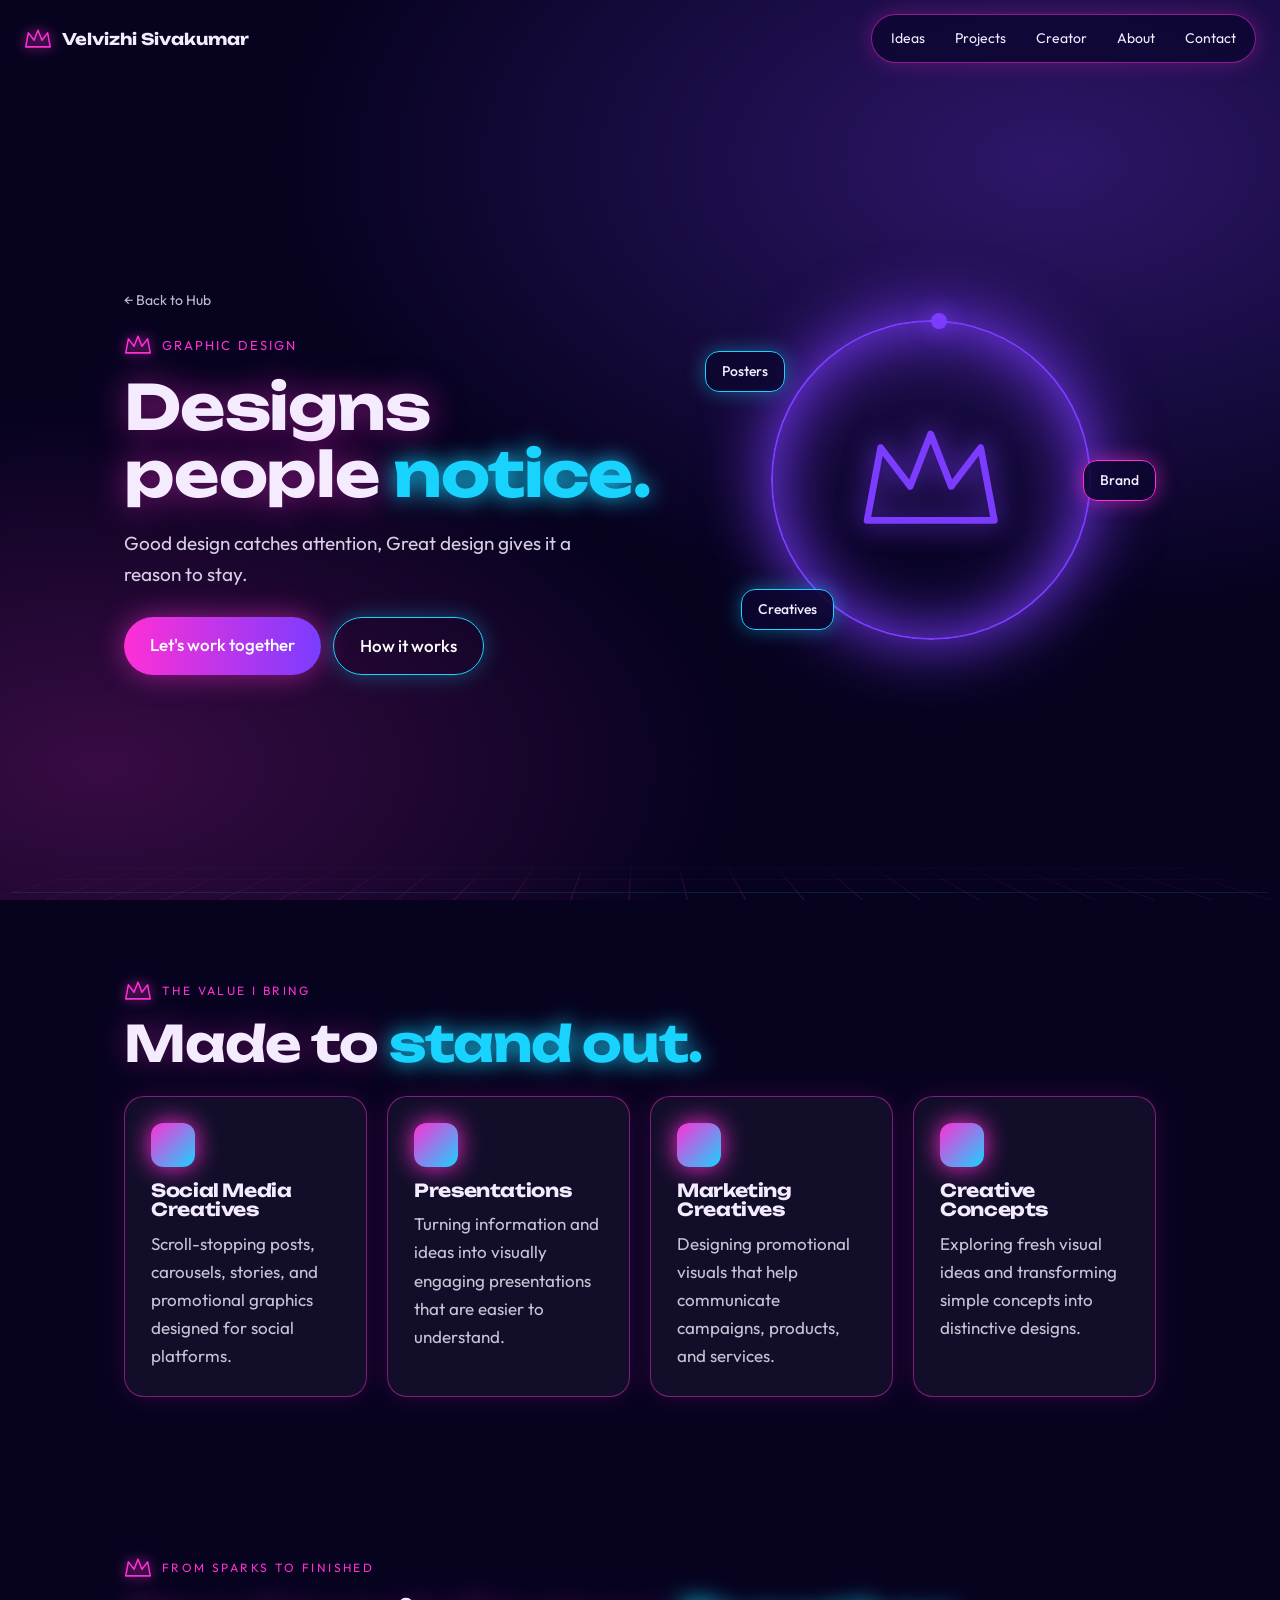
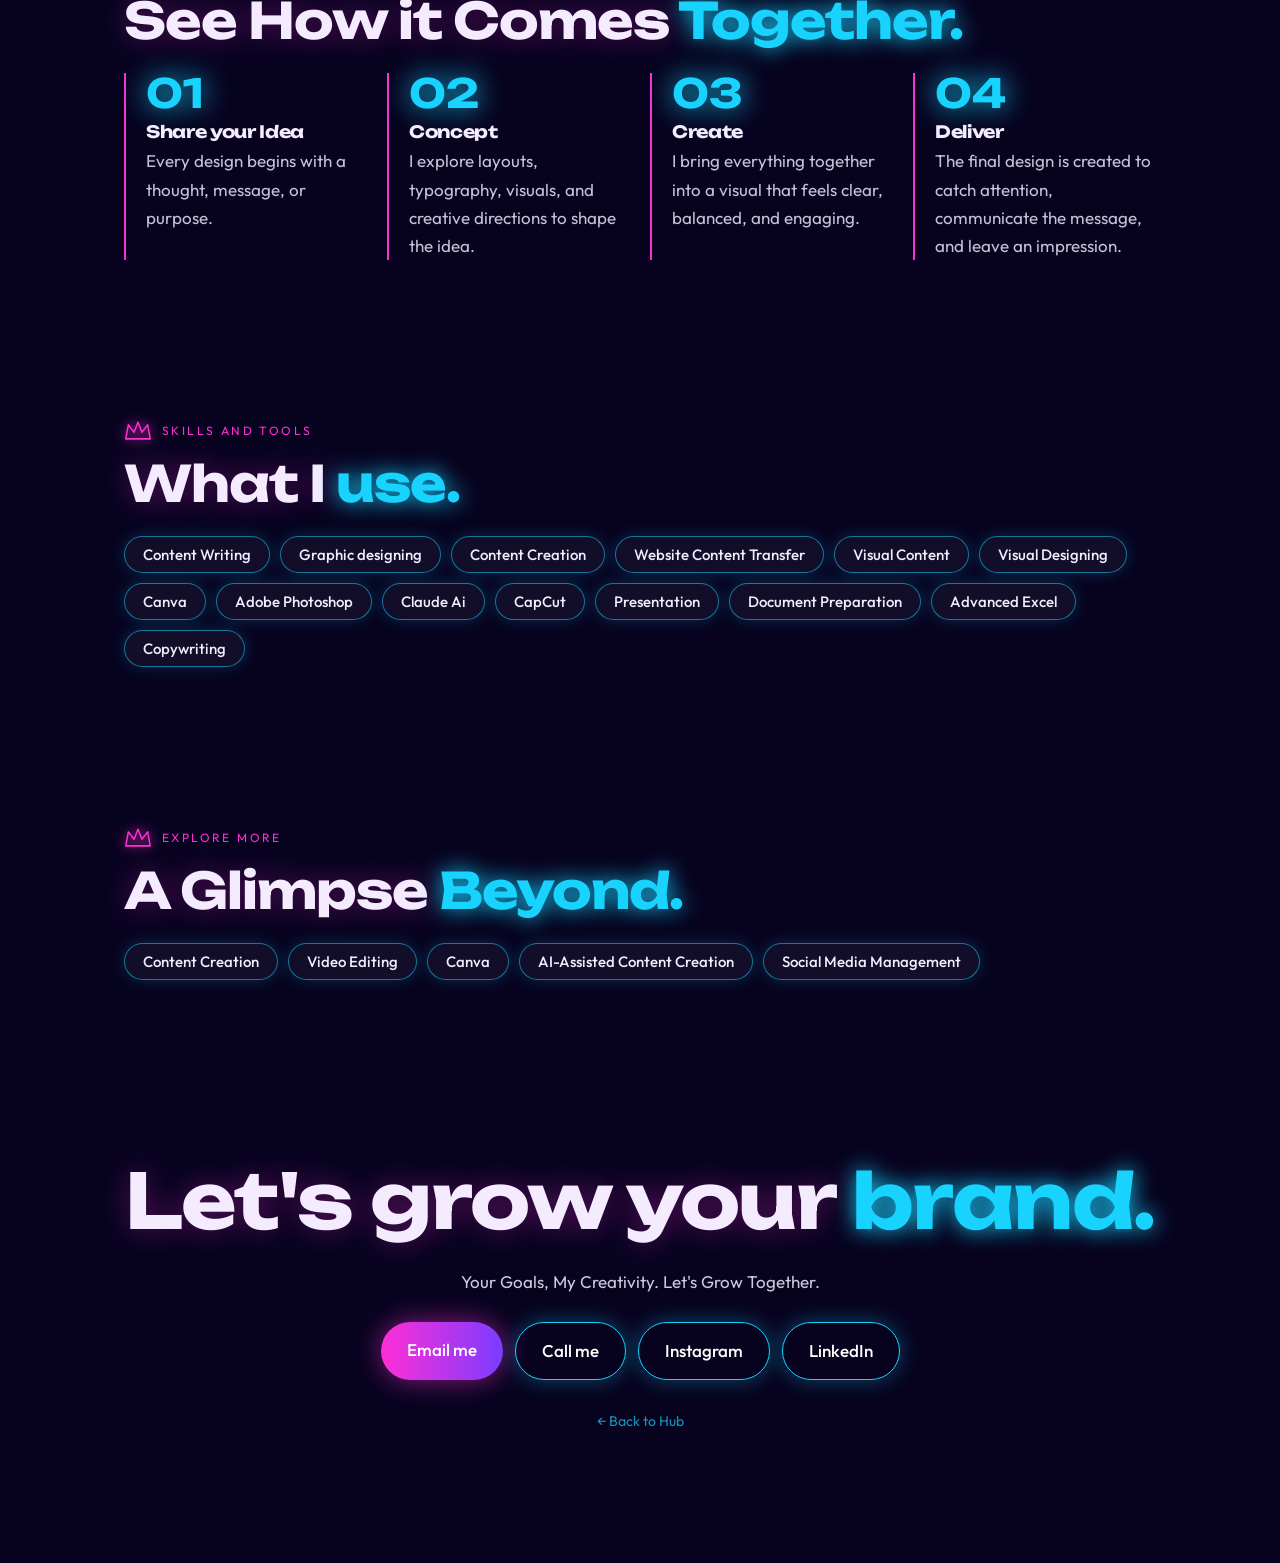
<file: graphic-design.html>
<!DOCTYPE html>
<html lang="en"><head><meta charset="utf-8"><meta name="viewport" content="width=device-width, initial-scale=1, viewport-fit=cover">
<title>Graphic Design – Velvizhi Sivakumar</title>
<meta name="description" content="Visually appealing graphics, promotional creatives and branded content for digital platforms.">
<link href="https://fonts.googleapis.com/css2?family=Unbounded:wght@500;700&family=Outfit:wght@400;500&display=swap" rel="stylesheet">
<style>:root{--bg:#07031F;--pk:#FF2FD6;--cy:#19D3FF;--vi:#7B3CFF;--tx:#F4EBFF;--a:var(--pk);box-sizing:border-box;padding-top:env(safe-area-inset-top,0px);padding-bottom:env(safe-area-inset-bottom,0px)}
*{box-sizing:border-box}html{scroll-behavior:smooth;scroll-padding-top:90px}
body{margin:0;background:var(--bg);color:var(--tx);font:400 17px/1.65 Outfit,system-ui,sans-serif;overflow-x:hidden}
h1,h2,h3{font-family:Unbounded,Outfit,sans-serif;font-weight:700;margin:0;line-height:1.08;letter-spacing:-.02em}
em{font-style:normal;color:var(--cy);text-shadow:0 0 22px var(--cy)}a{color:inherit}:focus-visible{outline:3px solid var(--cy);outline-offset:3px}
.fx{position:fixed;inset:0;z-index:0;overflow:hidden;pointer-events:none;background:radial-gradient(60% 50% at 82% 18%,#7B3CFF55,transparent),radial-gradient(50% 40% at 8% 85%,#FF2FD633,transparent)}
.st{position:absolute;left:-50vw;top:var(--y);height:3px;width:46vw;border-radius:9px;color:var(--c);background:linear-gradient(90deg,transparent,currentColor,transparent);filter:drop-shadow(0 0 10px currentColor);animation:slide var(--t) linear infinite;animation-delay:var(--d)}
@keyframes slide{from{transform:translateX(0) rotate(-14deg)}to{transform:translateX(165vw) rotate(-14deg)}}
.floor{position:absolute;left:-20%;right:-20%;bottom:-8%;height:44%;background:repeating-linear-gradient(90deg,#FF2FD655 0 2px,transparent 2px 80px),repeating-linear-gradient(0deg,#19D3FF55 0 2px,transparent 2px 60px);transform:perspective(500px) rotateX(62deg);transform-origin:bottom;-webkit-mask-image:linear-gradient(transparent,#000);mask-image:linear-gradient(transparent,#000);animation:grid 2s linear infinite}
@keyframes grid{to{background-position:0 0,0 60px}}
.top,header,main,footer{position:relative;z-index:1}
.wrap{max-width:1080px;margin:0 auto;padding:0 24px}
.cr{width:28px;height:22px;fill:none;stroke:var(--pk);stroke-width:3.5;stroke-linejoin:round;filter:drop-shadow(0 0 6px var(--pk))}
.top{position:fixed;z-index:10;left:0;right:0;top:env(safe-area-inset-top,0px);display:flex;justify-content:space-between;align-items:center;padding:14px 24px}
.top b{display:flex;gap:10px;align-items:center;font:700 16px Unbounded,sans-serif;text-decoration:none}
.top nav{display:flex;gap:2px;padding:5px;border-radius:99px;background:#0c0630cc;border:1px solid #FF2FD688;box-shadow:0 0 22px #FF2FD644;backdrop-filter:blur(12px);-webkit-backdrop-filter:blur(12px)}
.top nav a{text-decoration:none;font-size:14px;padding:7px 14px;border-radius:99px}.top nav a:hover{background:#FF2FD633}
.hero{display:grid;grid-template-columns:1.2fr 1fr;gap:40px;align-items:center;min-height:100vh;padding-top:110px;padding-bottom:50px}
.back{display:inline-block;font-size:14px;opacity:.8;text-decoration:none;margin-bottom:22px}.back:hover{color:var(--cy);opacity:1}
.tag{display:flex;gap:10px;align-items:center;font-size:13px;letter-spacing:.16em;text-transform:uppercase;color:var(--pk);margin-bottom:18px}
.hero h1{font-size:clamp(32px,5vw,62px);text-shadow:0 0 34px #FF2FD688}
.hero p{max-width:500px;opacity:.88;font-size:19px;margin:20px 0 26px}
.btns{display:flex;flex-wrap:wrap;gap:12px}
.btn{text-decoration:none;font-weight:500;padding:14px 26px;border-radius:99px;background:linear-gradient(90deg,var(--pk),var(--vi));color:#fff;box-shadow:0 0 28px #FF2FD688;transition:transform .2s,box-shadow .2s}
.btn.o{background:transparent;border:1.5px solid var(--cy);box-shadow:0 0 22px #19D3FF55}.btn:hover{transform:scale(1.06);box-shadow:0 0 44px var(--pk)}
.vis{position:relative;display:grid;place-items:center;min-height:340px}
.ring{width:min(320px,72vw);aspect-ratio:1;border-radius:50%;border:2px solid var(--a);box-shadow:0 0 70px var(--a),inset 0 0 70px var(--a);display:grid;place-items:center;animation:spin 16s linear infinite;position:relative}
.ring::after{content:"";position:absolute;top:-9px;left:50%;width:16px;height:16px;border-radius:50%;background:var(--a);box-shadow:0 0 22px var(--a)}
.ring svg{width:46%;height:auto;stroke:var(--a);fill:none;stroke-width:3;stroke-linejoin:round;filter:drop-shadow(0 0 14px var(--a));animation:spin 16s linear infinite reverse}
@keyframes spin{to{transform:rotate(360deg)}}
.chip{position:absolute;background:#0c0630dd;border:1px solid var(--cy);box-shadow:0 0 20px #19D3FF66;border-radius:14px;padding:8px 16px;font-weight:500;font-size:14px;animation:bob 5s ease-in-out infinite;white-space:nowrap}
.k1{left:0;top:12%}.k2{right:0;top:44%;animation-delay:1.4s;border-color:var(--pk);box-shadow:0 0 20px #FF2FD688}.k3{left:8%;bottom:6%;animation-delay:2.6s}
@keyframes bob{50%{transform:translateY(-10px)}}
.sec{padding:80px 0}
.lbl{display:flex;gap:10px;align-items:center;font-size:12px;letter-spacing:.2em;text-transform:uppercase;color:var(--pk);margin-bottom:14px}
h2.big{font-size:clamp(28px,4.2vw,50px);margin-bottom:26px;text-shadow:0 0 30px #FF2FD655}
.three{display:grid;grid-template-columns:repeat(auto-fit,minmax(240px,1fr));gap:20px}
.card{background:#ffffff0c;border:1.5px solid #FF2FD677;border-radius:20px;padding:26px;box-shadow:0 0 26px #FF2FD622;transition:transform .3s,box-shadow .3s,border-color .3s}
.three .card:hover{transform:translateY(-8px);border-color:var(--cy);box-shadow:0 0 50px #19D3FF66}
.card h3{font-size:18px;margin:14px 0 10px}.card p{margin:0;opacity:.82}
.ic{width:44px;height:44px;border-radius:12px;background:linear-gradient(135deg,var(--pk),var(--cy));box-shadow:0 0 24px var(--pk);animation:bob 4s ease-in-out infinite}
.steps{display:grid;grid-template-columns:repeat(auto-fit,minmax(220px,1fr));gap:20px;counter-reset:s}
.step{border-left:2px solid var(--pk);padding-left:20px}.step b{display:block;font:700 40px/1 Unbounded,sans-serif;color:var(--cy);text-shadow:0 0 28px var(--cy);margin-bottom:10px}
.step h3{font-size:17px;margin-bottom:6px}.step p{margin:0;opacity:.82}
.sk{display:flex;flex-wrap:wrap;gap:10px}
.sk span,.sk a{font:500 15px Outfit,sans-serif;color:inherit;text-decoration:none;background:#ffffff0c;border:1.5px solid #19D3FF88;border-radius:99px;padding:8px 18px;box-shadow:0 0 16px #19D3FF33;transition:background .2s}
.sk a:hover{background:var(--pk);border-color:var(--pk)}
.end{text-align:center;padding:100px 0 60px}.end .btns{justify-content:center;margin-top:26px}.end p{max-width:520px;margin:16px auto 0;opacity:.85}
.foot{text-align:center;padding:30px 24px 70px;font-size:14px;opacity:.7}.foot a{color:var(--cy)}
.rv{opacity:0;transform:translateY(34px);filter:blur(8px);transition:opacity .9s,transform .9s cubic-bezier(.2,.8,.2,1),filter .9s}.rv.in{opacity:1;transform:none;filter:none}
@media (max-width:860px){.hero{grid-template-columns:1fr;min-height:0;padding-top:96px}.vis{order:-1;min-height:260px}.top nav a:not(:last-child){display:none}.sec{padding:60px 0}.chip{font-size:13px}}
@media (prefers-reduced-motion:reduce){.st,.floor,.chip,.ic,.ring,.ring svg{animation:none}.rv{opacity:1;transform:none;filter:none}html{scroll-behavior:auto}}</style></head>
<body style="--a:var(--vi)">
<svg width="0" height="0" style="position:absolute" aria-hidden="true"><symbol id="cr" viewBox="0 0 64 48"><path d="M4 42 L10 10 L23 27 L32 4 L41 27 L54 10 L60 42 Z"/></symbol></svg>
<div class="fx" aria-hidden="true"><i class="st" style="--y:12%;--c:#19D3FF;--t:9s;--d:0s"></i><i class="st" style="--y:30%;--c:#FF2FD6;--t:12s;--d:-4s"></i><i class="st" style="--y:52%;--c:#19D3FF;--t:10s;--d:-7s"></i><i class="st" style="--y:70%;--c:#FF2FD6;--t:14s;--d:-2s"></i><div class="floor"></div></div>
<div class="top"><a href="index.html" style="text-decoration:none"><b><svg class="cr"><use href="#cr"/></svg>Velvizhi Sivakumar</b></a><nav aria-label="Main"><a href="index.html#what">Ideas</a><a href="index.html#canva">Projects</a><a href="index.html#results">Creator</a><a href="index.html#about">About</a><a href="#contact">Contact</a></nav></div>
<header class="hero wrap">
<div><a class="back" href="index.html">← Back to Hub</a>
<span class="tag"><svg class="cr"><use href="#cr"/></svg>Graphic Design</span>
<h1>Designs people <em>notice.</em></h1><p>Good design catches attention, Great design gives it a reason to stay.</p>
<div class="btns"><a class="btn" href="#contact">Let's work together</a><a class="btn o" href="#how">How it works</a></div></div>
<div class="vis" aria-hidden="true"><div class="ring"><svg viewBox="0 0 64 48"><path d="M4 42 L10 10 L23 27 L32 4 L41 27 L54 10 L60 42 Z"/></svg></div>
<div class="chip k1">Posters</div><div class="chip k2">Brand</div><div class="chip k3">Creatives</div></div>
</header>
<main>
<section class="sec"><div class="wrap rv"><span class="lbl"><svg class="cr"><use href="#cr"/></svg>The Value I Bring</span><h2 class="big">Made to <em>stand out.</em></h2><div class="three"><div class="card"><div class="ic" style="animation-delay:0.0s"></div><h3>Social Media Creatives</h3><p>Scroll-stopping posts, carousels, stories, and promotional graphics designed for social platforms.</p></div><div class="card"><div class="ic" style="animation-delay:0.4s"></div><h3>Presentations</h3><p>Turning information and ideas into visually engaging presentations that are easier to understand.</p></div><div class="card"><div class="ic" style="animation-delay:0.8s"></div><h3>Marketing Creatives</h3><p>Designing promotional visuals that help communicate campaigns, products, and services.</p></div><div class="card"><div class="ic" style="animation-delay:1.2s"></div><h3>Creative Concepts</h3><p>Exploring fresh visual ideas and transforming simple concepts into distinctive designs.</p></div></div></div></section>
<section class="sec" id="how"><div class="wrap rv"><span class="lbl"><svg class="cr"><use href="#cr"/></svg>From Sparks to Finished</span><h2 class="big">See How it Comes <em>Together.</em></h2><div class="steps"><div class="step"><b>01</b><h3>Share your Idea</h3><p>Every design begins with a thought, message, or purpose.</p></div><div class="step"><b>02</b><h3>Concept</h3><p>I explore layouts, typography, visuals, and creative directions to shape the idea.</p></div><div class="step"><b>03</b><h3>Create</h3><p>I bring everything together into a visual that feels clear, balanced, and engaging.</p></div><div class="step"><b>04</b><h3>Deliver</h3><p>The final design is created to catch attention, communicate the message, and leave an impression.</p></div></div></div></section>
<section class="sec"><div class="wrap rv"><span class="lbl"><svg class="cr"><use href="#cr"/></svg>Skills and tools</span><h2 class="big">What I <em>use.</em></h2><div class="sk"><span>Content Writing</span><span>Graphic designing</span><span>Content Creation</span><span>Website Content Transfer</span><span>Visual Content</span><span>Visual Designing</span><span>Canva</span><span>Adobe Photoshop</span><span>Claude Ai</span><span>CapCut</span><span>Presentation</span><span>Document Preparation</span><span>Advanced Excel</span><span>Copywriting</span></div></div></section>
<section class="sec"><div class="wrap rv"><span class="lbl"><svg class="cr"><use href="#cr"/></svg>Explore more</span><h2 class="big">A Glimpse <em>Beyond.</em></h2><div class="sk"><a href="content-creation.html">Content Creation</a><a href="video-editing.html">Video Editing</a><a href="canva.html">Canva</a><a href="ai-assisted-content-creation.html">AI-Assisted Content Creation</a><a href="social-media-management.html">Social Media Management</a></div></div></section>
</main>
<footer class="end" id="contact"><div class="wrap rv"><h2 class="big" style="font-size:clamp(32px,6.5vw,76px)">Let's grow your <em>brand.</em></h2><p>Your Goals, My Creativity. Let's Grow Together.</p>
<div class="btns"><a class="btn" href="mailto:velvizhi2k2@gmail.com">Email me</a><a class="btn o" href="tel:+919578887900">Call me</a><a class="btn o" href="https://www.instagram.com/vizhisiva?stkn=OGlnY3FxZ2V0enZj">Instagram</a><a class="btn o" href="https://www.linkedin.com/in/velvizhi-sivakumar-04b92a213/">LinkedIn</a></div></div>
<div class="foot"><a href="index.html" style="text-decoration: none;">← Back to Hub</a></div></footer>
<script>var o=new IntersectionObserver(function(es){es.forEach(function(e){if(e.isIntersecting){e.target.classList.add("in");o.unobserve(e.target)}})},{threshold:.12});document.querySelectorAll(".rv").forEach(function(el){o.observe(el)});</script>
</body></html>
</file>
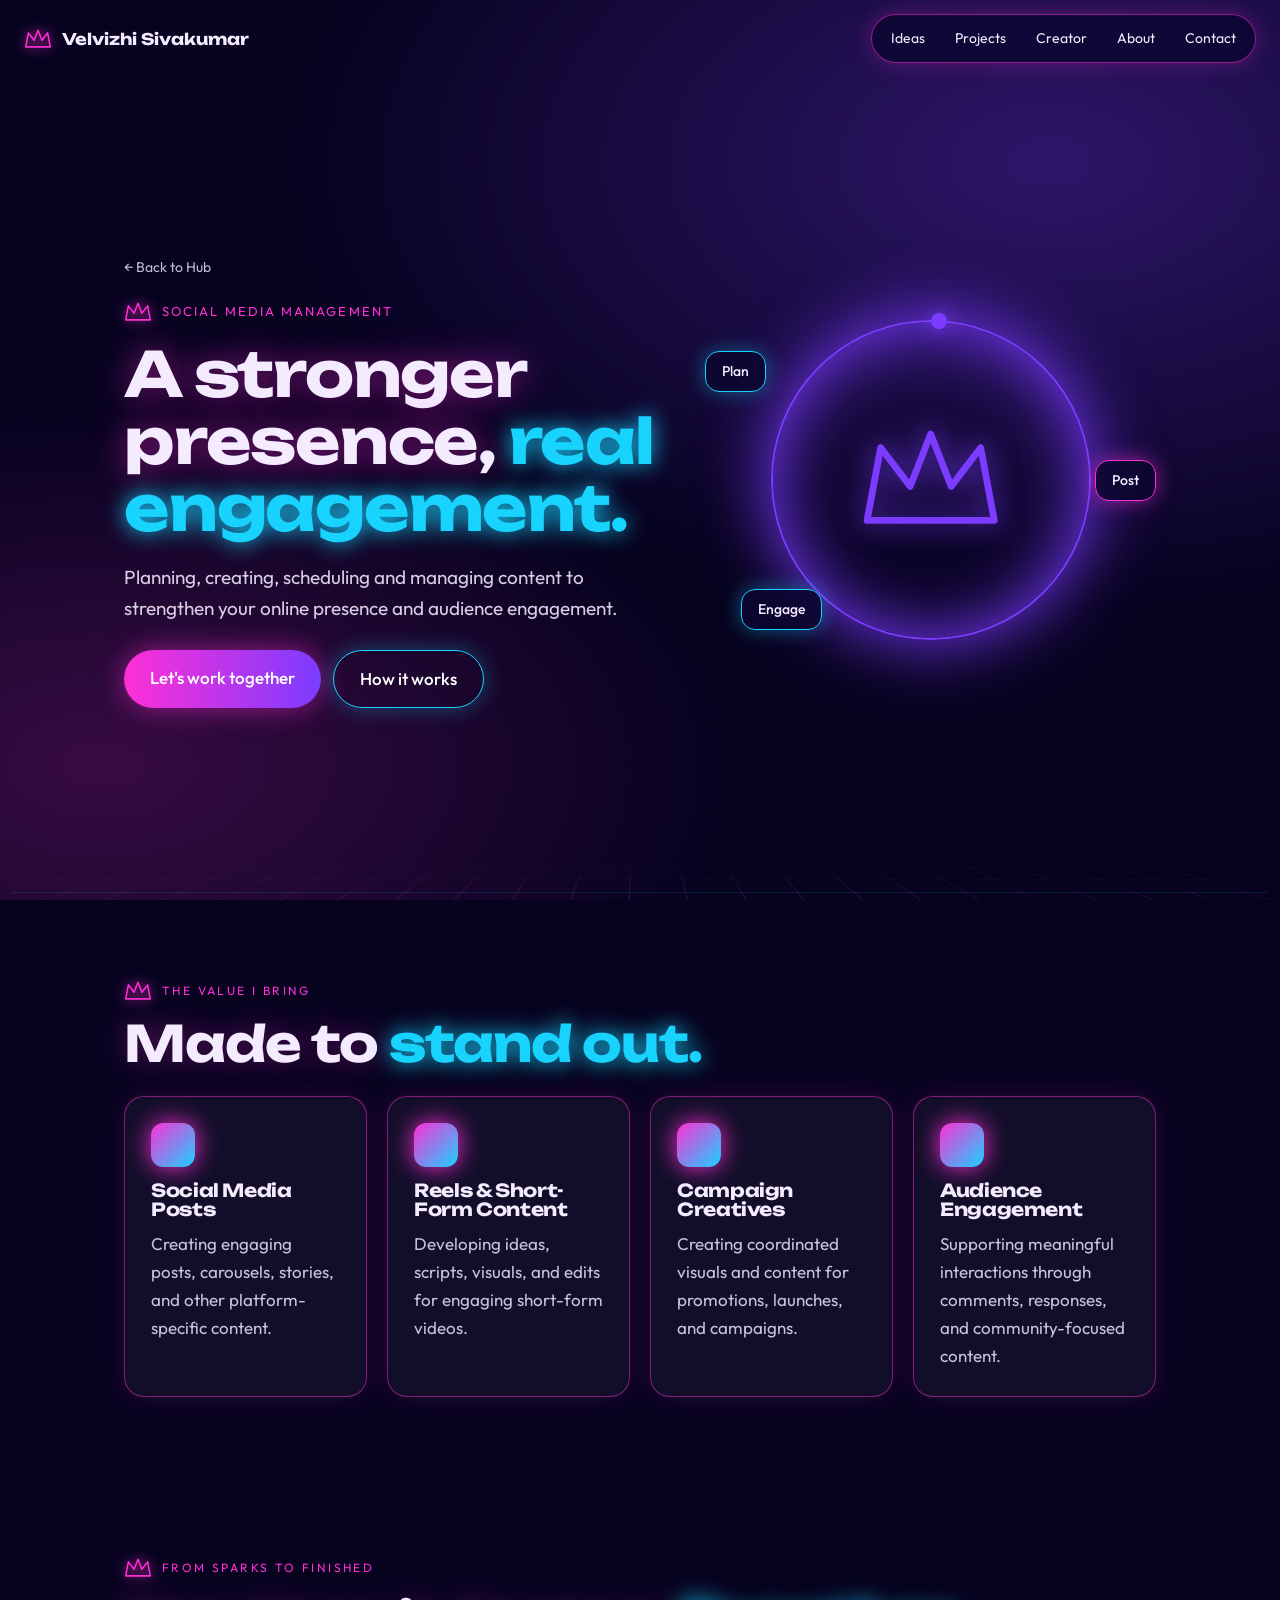
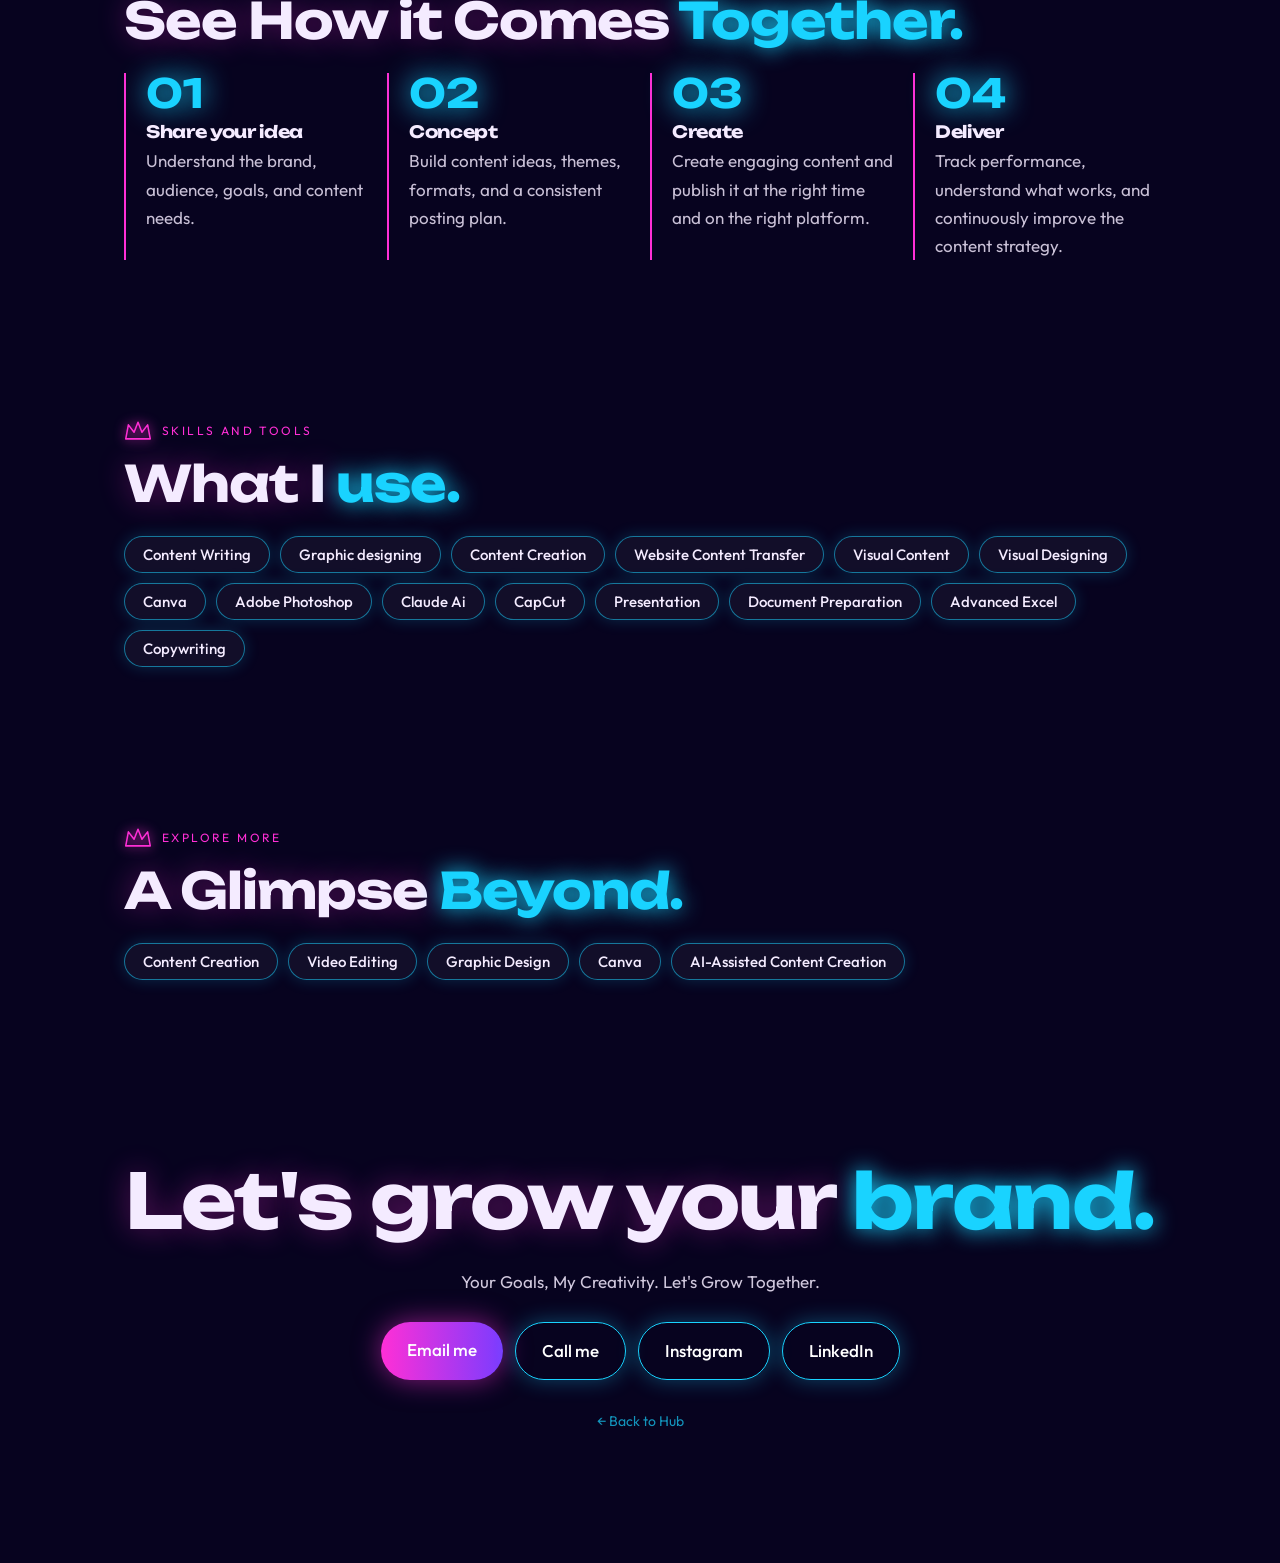
<file: social-media-management.html>
<!DOCTYPE html>
<html lang="en"><head><meta charset="utf-8"><meta name="viewport" content="width=device-width, initial-scale=1, viewport-fit=cover">
<title>Social Media Management – Velvizhi Sivakumar</title>
<meta name="description" content="Planning, creating, scheduling and managing content to strengthen your online presence and audience engagement.">
<link href="https://fonts.googleapis.com/css2?family=Unbounded:wght@500;700&family=Outfit:wght@400;500&display=swap" rel="stylesheet">
<style>:root{--bg:#07031F;--pk:#FF2FD6;--cy:#19D3FF;--vi:#7B3CFF;--tx:#F4EBFF;--a:var(--pk);box-sizing:border-box;padding-top:env(safe-area-inset-top,0px);padding-bottom:env(safe-area-inset-bottom,0px)}
*{box-sizing:border-box}html{scroll-behavior:smooth;scroll-padding-top:90px}
body{margin:0;background:var(--bg);color:var(--tx);font:400 17px/1.65 Outfit,system-ui,sans-serif;overflow-x:hidden}
h1,h2,h3{font-family:Unbounded,Outfit,sans-serif;font-weight:700;margin:0;line-height:1.08;letter-spacing:-.02em}
em{font-style:normal;color:var(--cy);text-shadow:0 0 22px var(--cy)}a{color:inherit}:focus-visible{outline:3px solid var(--cy);outline-offset:3px}
.fx{position:fixed;inset:0;z-index:0;overflow:hidden;pointer-events:none;background:radial-gradient(60% 50% at 82% 18%,#7B3CFF55,transparent),radial-gradient(50% 40% at 8% 85%,#FF2FD633,transparent)}
.st{position:absolute;left:-50vw;top:var(--y);height:3px;width:46vw;border-radius:9px;color:var(--c);background:linear-gradient(90deg,transparent,currentColor,transparent);filter:drop-shadow(0 0 10px currentColor);animation:slide var(--t) linear infinite;animation-delay:var(--d)}
@keyframes slide{from{transform:translateX(0) rotate(-14deg)}to{transform:translateX(165vw) rotate(-14deg)}}
.floor{position:absolute;left:-20%;right:-20%;bottom:-8%;height:44%;background:repeating-linear-gradient(90deg,#FF2FD655 0 2px,transparent 2px 80px),repeating-linear-gradient(0deg,#19D3FF55 0 2px,transparent 2px 60px);transform:perspective(500px) rotateX(62deg);transform-origin:bottom;-webkit-mask-image:linear-gradient(transparent,#000);mask-image:linear-gradient(transparent,#000);animation:grid 2s linear infinite}
@keyframes grid{to{background-position:0 0,0 60px}}
.top,header,main,footer{position:relative;z-index:1}
.wrap{max-width:1080px;margin:0 auto;padding:0 24px}
.cr{width:28px;height:22px;fill:none;stroke:var(--pk);stroke-width:3.5;stroke-linejoin:round;filter:drop-shadow(0 0 6px var(--pk))}
.top{position:fixed;z-index:10;left:0;right:0;top:env(safe-area-inset-top,0px);display:flex;justify-content:space-between;align-items:center;padding:14px 24px}
.top b{display:flex;gap:10px;align-items:center;font:700 16px Unbounded,sans-serif;text-decoration:none}
.top nav{display:flex;gap:2px;padding:5px;border-radius:99px;background:#0c0630cc;border:1px solid #FF2FD688;box-shadow:0 0 22px #FF2FD644;backdrop-filter:blur(12px);-webkit-backdrop-filter:blur(12px)}
.top nav a{text-decoration:none;font-size:14px;padding:7px 14px;border-radius:99px}.top nav a:hover{background:#FF2FD633}
.hero{display:grid;grid-template-columns:1.2fr 1fr;gap:40px;align-items:center;min-height:100vh;padding-top:110px;padding-bottom:50px}
.back{display:inline-block;font-size:14px;opacity:.8;text-decoration:none;margin-bottom:22px}.back:hover{color:var(--cy);opacity:1}
.tag{display:flex;gap:10px;align-items:center;font-size:13px;letter-spacing:.16em;text-transform:uppercase;color:var(--pk);margin-bottom:18px}
.hero h1{font-size:clamp(32px,5vw,62px);text-shadow:0 0 34px #FF2FD688}
.hero p{max-width:500px;opacity:.88;font-size:19px;margin:20px 0 26px}
.btns{display:flex;flex-wrap:wrap;gap:12px}
.btn{text-decoration:none;font-weight:500;padding:14px 26px;border-radius:99px;background:linear-gradient(90deg,var(--pk),var(--vi));color:#fff;box-shadow:0 0 28px #FF2FD688;transition:transform .2s,box-shadow .2s}
.btn.o{background:transparent;border:1.5px solid var(--cy);box-shadow:0 0 22px #19D3FF55}.btn:hover{transform:scale(1.06);box-shadow:0 0 44px var(--pk)}
.vis{position:relative;display:grid;place-items:center;min-height:340px}
.ring{width:min(320px,72vw);aspect-ratio:1;border-radius:50%;border:2px solid var(--a);box-shadow:0 0 70px var(--a),inset 0 0 70px var(--a);display:grid;place-items:center;animation:spin 16s linear infinite;position:relative}
.ring::after{content:"";position:absolute;top:-9px;left:50%;width:16px;height:16px;border-radius:50%;background:var(--a);box-shadow:0 0 22px var(--a)}
.ring svg{width:46%;height:auto;stroke:var(--a);fill:none;stroke-width:3;stroke-linejoin:round;filter:drop-shadow(0 0 14px var(--a));animation:spin 16s linear infinite reverse}
@keyframes spin{to{transform:rotate(360deg)}}
.chip{position:absolute;background:#0c0630dd;border:1px solid var(--cy);box-shadow:0 0 20px #19D3FF66;border-radius:14px;padding:8px 16px;font-weight:500;font-size:14px;animation:bob 5s ease-in-out infinite;white-space:nowrap}
.k1{left:0;top:12%}.k2{right:0;top:44%;animation-delay:1.4s;border-color:var(--pk);box-shadow:0 0 20px #FF2FD688}.k3{left:8%;bottom:6%;animation-delay:2.6s}
@keyframes bob{50%{transform:translateY(-10px)}}
.sec{padding:80px 0}
.lbl{display:flex;gap:10px;align-items:center;font-size:12px;letter-spacing:.2em;text-transform:uppercase;color:var(--pk);margin-bottom:14px}
h2.big{font-size:clamp(28px,4.2vw,50px);margin-bottom:26px;text-shadow:0 0 30px #FF2FD655}
.three{display:grid;grid-template-columns:repeat(auto-fit,minmax(240px,1fr));gap:20px}
.card{background:#ffffff0c;border:1.5px solid #FF2FD677;border-radius:20px;padding:26px;box-shadow:0 0 26px #FF2FD622;transition:transform .3s,box-shadow .3s,border-color .3s}
.three .card:hover{transform:translateY(-8px);border-color:var(--cy);box-shadow:0 0 50px #19D3FF66}
.card h3{font-size:18px;margin:14px 0 10px}.card p{margin:0;opacity:.82}
.ic{width:44px;height:44px;border-radius:12px;background:linear-gradient(135deg,var(--pk),var(--cy));box-shadow:0 0 24px var(--pk);animation:bob 4s ease-in-out infinite}
.steps{display:grid;grid-template-columns:repeat(auto-fit,minmax(220px,1fr));gap:20px;counter-reset:s}
.step{border-left:2px solid var(--pk);padding-left:20px}.step b{display:block;font:700 40px/1 Unbounded,sans-serif;color:var(--cy);text-shadow:0 0 28px var(--cy);margin-bottom:10px}
.step h3{font-size:17px;margin-bottom:6px}.step p{margin:0;opacity:.82}
.sk{display:flex;flex-wrap:wrap;gap:10px}
.sk span,.sk a{font:500 15px Outfit,sans-serif;color:inherit;text-decoration:none;background:#ffffff0c;border:1.5px solid #19D3FF88;border-radius:99px;padding:8px 18px;box-shadow:0 0 16px #19D3FF33;transition:background .2s}
.sk a:hover{background:var(--pk);border-color:var(--pk)}
.end{text-align:center;padding:100px 0 60px}.end .btns{justify-content:center;margin-top:26px}.end p{max-width:520px;margin:16px auto 0;opacity:.85}
.foot{text-align:center;padding:30px 24px 70px;font-size:14px;opacity:.7}.foot a{color:var(--cy)}
.rv{opacity:0;transform:translateY(34px);filter:blur(8px);transition:opacity .9s,transform .9s cubic-bezier(.2,.8,.2,1),filter .9s}.rv.in{opacity:1;transform:none;filter:none}
@media (max-width:860px){.hero{grid-template-columns:1fr;min-height:0;padding-top:96px}.vis{order:-1;min-height:260px}.top nav a:not(:last-child){display:none}.sec{padding:60px 0}.chip{font-size:13px}}
@media (prefers-reduced-motion:reduce){.st,.floor,.chip,.ic,.ring,.ring svg{animation:none}.rv{opacity:1;transform:none;filter:none}html{scroll-behavior:auto}}</style></head>
<body style="--a:var(--vi)">
<svg width="0" height="0" style="position:absolute" aria-hidden="true"><symbol id="cr" viewBox="0 0 64 48"><path d="M4 42 L10 10 L23 27 L32 4 L41 27 L54 10 L60 42 Z"/></symbol></svg>
<div class="fx" aria-hidden="true"><i class="st" style="--y:12%;--c:#19D3FF;--t:9s;--d:0s"></i><i class="st" style="--y:30%;--c:#FF2FD6;--t:12s;--d:-4s"></i><i class="st" style="--y:52%;--c:#19D3FF;--t:10s;--d:-7s"></i><i class="st" style="--y:70%;--c:#FF2FD6;--t:14s;--d:-2s"></i><div class="floor"></div></div>
<div class="top"><a href="index.html" style="text-decoration:none"><b><svg class="cr"><use href="#cr"/></svg>Velvizhi Sivakumar</b></a><nav aria-label="Main"><a href="index.html#what">Ideas</a><a href="index.html#canva">Projects</a><a href="index.html#results">Creator</a><a href="index.html#about">About</a><a href="#contact">Contact</a></nav></div>
<header class="hero wrap">
<div><a class="back" href="index.html">← Back to Hub</a>
<span class="tag"><svg class="cr"><use href="#cr"/></svg>Social Media Management</span>
<h1>A stronger presence, <em>real engagement.</em></h1><p>Planning, creating, scheduling and managing content to strengthen your online presence and audience engagement.</p>
<div class="btns"><a class="btn" href="#contact">Let's work together</a><a class="btn o" href="#how">How it works</a></div></div>
<div class="vis" aria-hidden="true"><div class="ring"><svg viewBox="0 0 64 48"><path d="M4 42 L10 10 L23 27 L32 4 L41 27 L54 10 L60 42 Z"/></svg></div>
<div class="chip k1">Plan</div><div class="chip k2">Post</div><div class="chip k3">Engage</div></div>
</header>
<main>
<section class="sec"><div class="wrap rv"><span class="lbl"><svg class="cr"><use href="#cr"/></svg>The Value I Bring</span><h2 class="big">Made to <em>stand out.</em></h2><div class="three"><div class="card"><div class="ic" style="animation-delay:0.0s"></div><h3>Social Media Posts</h3><p>Creating engaging posts, carousels, stories, and other platform-specific content.</p></div><div class="card"><div class="ic" style="animation-delay:0.4s"></div><h3>Reels & Short-Form Content</h3><p>Developing ideas, scripts, visuals, and edits for engaging short-form videos.</p></div><div class="card"><div class="ic" style="animation-delay:0.8s"></div><h3>Campaign Creatives</h3><p>Creating coordinated visuals and content for promotions, launches, and campaigns.</p></div><div class="card"><div class="ic" style="animation-delay:1.2s"></div><h3>Audience Engagement</h3><p>Supporting meaningful interactions through comments, responses, and community-focused content.</p></div></div></div></section>
<section class="sec" id="how"><div class="wrap rv"><span class="lbl"><svg class="cr"><use href="#cr"/></svg>From Sparks to Finished</span><h2 class="big">See How it Comes <em>Together.</em></h2><div class="steps"><div class="step"><b>01</b><h3>Share your idea</h3><p>Understand the brand, audience, goals, and content needs.</p></div><div class="step"><b>02</b><h3>Concept</h3><p>Build content ideas, themes, formats, and a consistent posting plan.</p></div><div class="step"><b>03</b><h3>Create</h3><p>Create engaging content and publish it at the right time and on the right platform.</p></div><div class="step"><b>04</b><h3>Deliver</h3><p>Track performance, understand what works, and continuously improve the content strategy.</p></div></div></div></section>
<section class="sec"><div class="wrap rv"><span class="lbl"><svg class="cr"><use href="#cr"/></svg>Skills and tools</span><h2 class="big">What I <em>use.</em></h2><div class="sk"><span>Content Writing</span><span>Graphic designing</span><span>Content Creation</span><span>Website Content Transfer</span><span>Visual Content</span><span>Visual Designing</span><span>Canva</span><span>Adobe Photoshop</span><span>Claude Ai</span><span>CapCut</span><span>Presentation</span><span>Document Preparation</span><span>Advanced Excel</span><span>Copywriting</span></div></div></section>
<section class="sec"><div class="wrap rv"><span class="lbl"><svg class="cr"><use href="#cr"/></svg>Explore more</span><h2 class="big">A Glimpse <em>Beyond.</em></h2><div class="sk"><a href="content-creation.html">Content Creation</a><a href="video-editing.html">Video Editing</a><a href="graphic-design.html">Graphic Design</a><a href="canva.html">Canva</a><a href="ai-assisted-content-creation.html">AI-Assisted Content Creation</a></div></div></section>
</main>
<footer class="end" id="contact"><div class="wrap rv"><h2 class="big" style="font-size:clamp(32px,6.5vw,76px)">Let's grow your <em>brand.</em></h2><p>Your Goals, My Creativity. Let's Grow Together.</p>
<div class="btns"><a class="btn" href="mailto:velvizhi2k2@gmail.com">Email me</a><a class="btn o" href="tel:+919578887900">Call me</a><a class="btn o" href="https://www.instagram.com/vizhisiva?stkn=OGlnY3FxZ2V0enZj">Instagram</a><a class="btn o" href="https://www.linkedin.com/in/velvizhi-sivakumar-04b92a213/">LinkedIn</a></div></div>
<div class="foot"><a href="index.html" style="text-decoration: none;">← Back to Hub</a></div></footer>
<script>var o=new IntersectionObserver(function(es){es.forEach(function(e){if(e.isIntersecting){e.target.classList.add("in");o.unobserve(e.target)}})},{threshold:.12});document.querySelectorAll(".rv").forEach(function(el){o.observe(el)});</script>
</body></html>
</file>
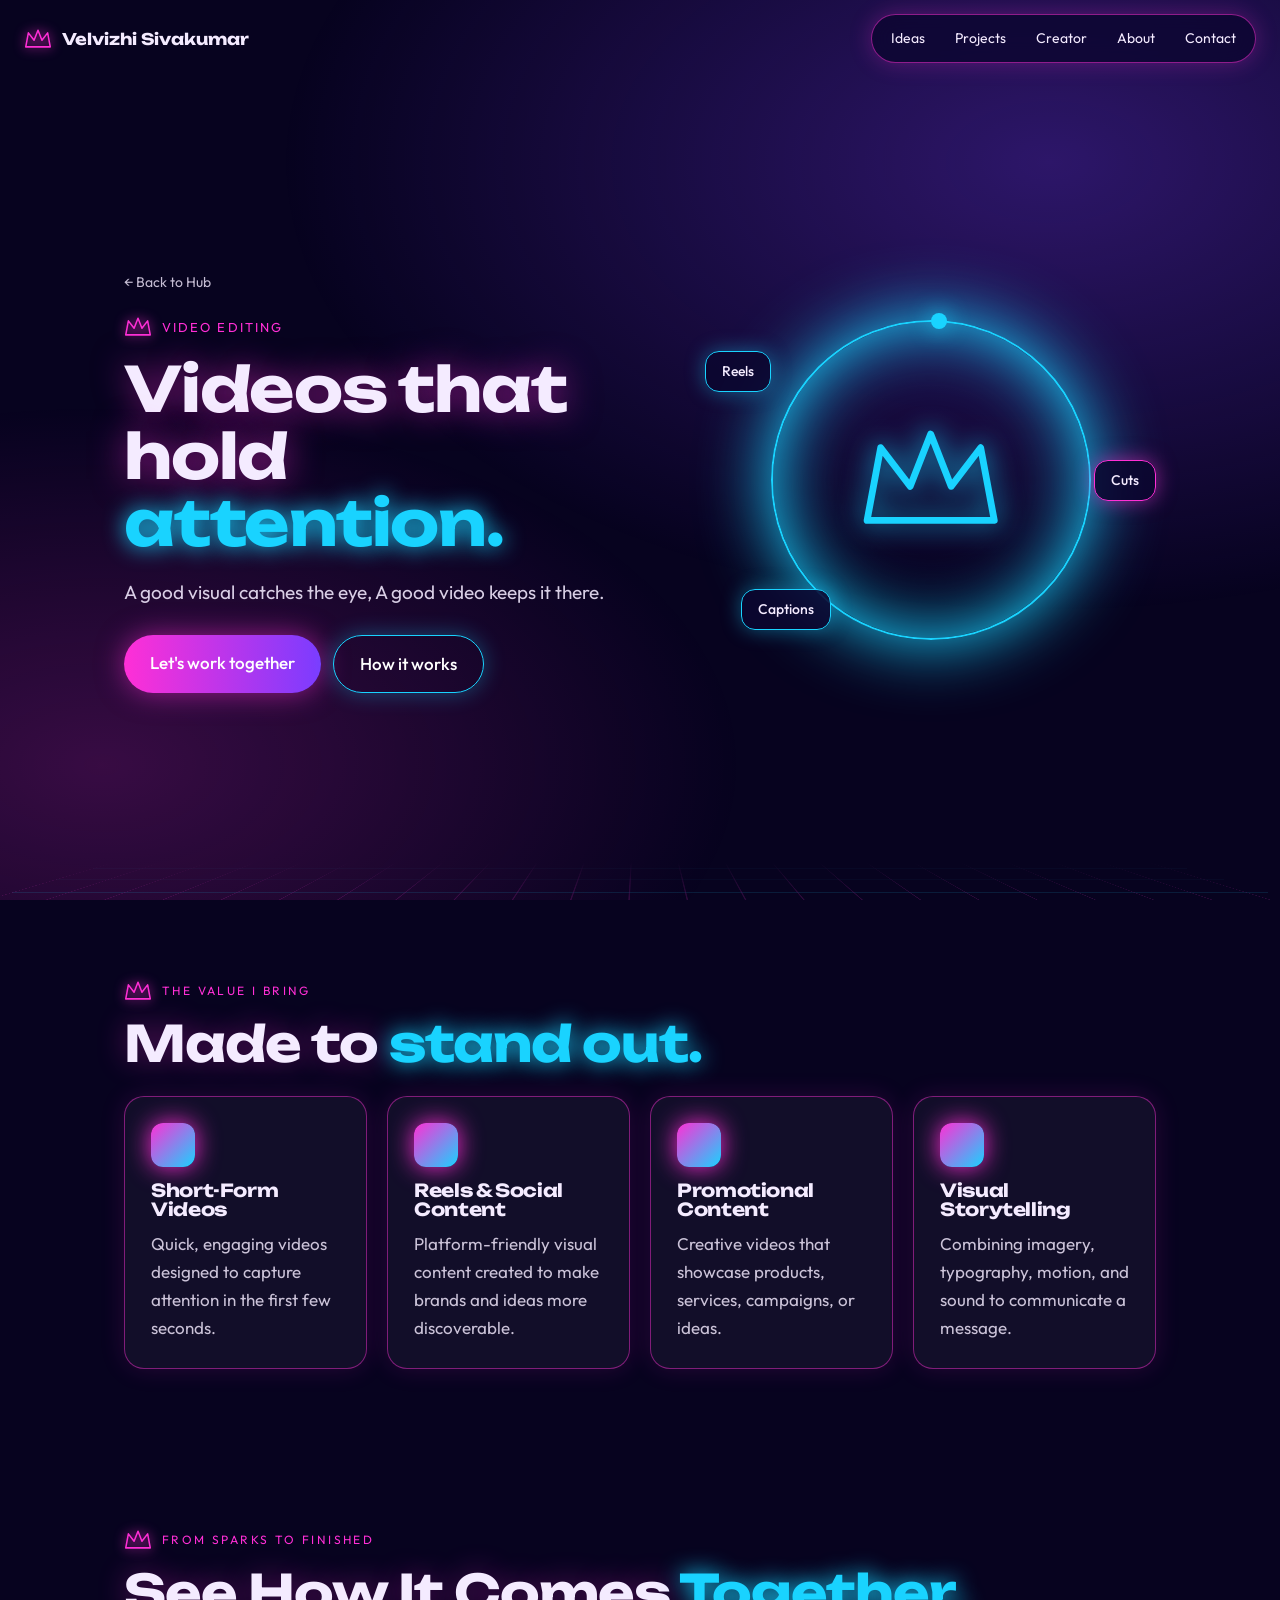
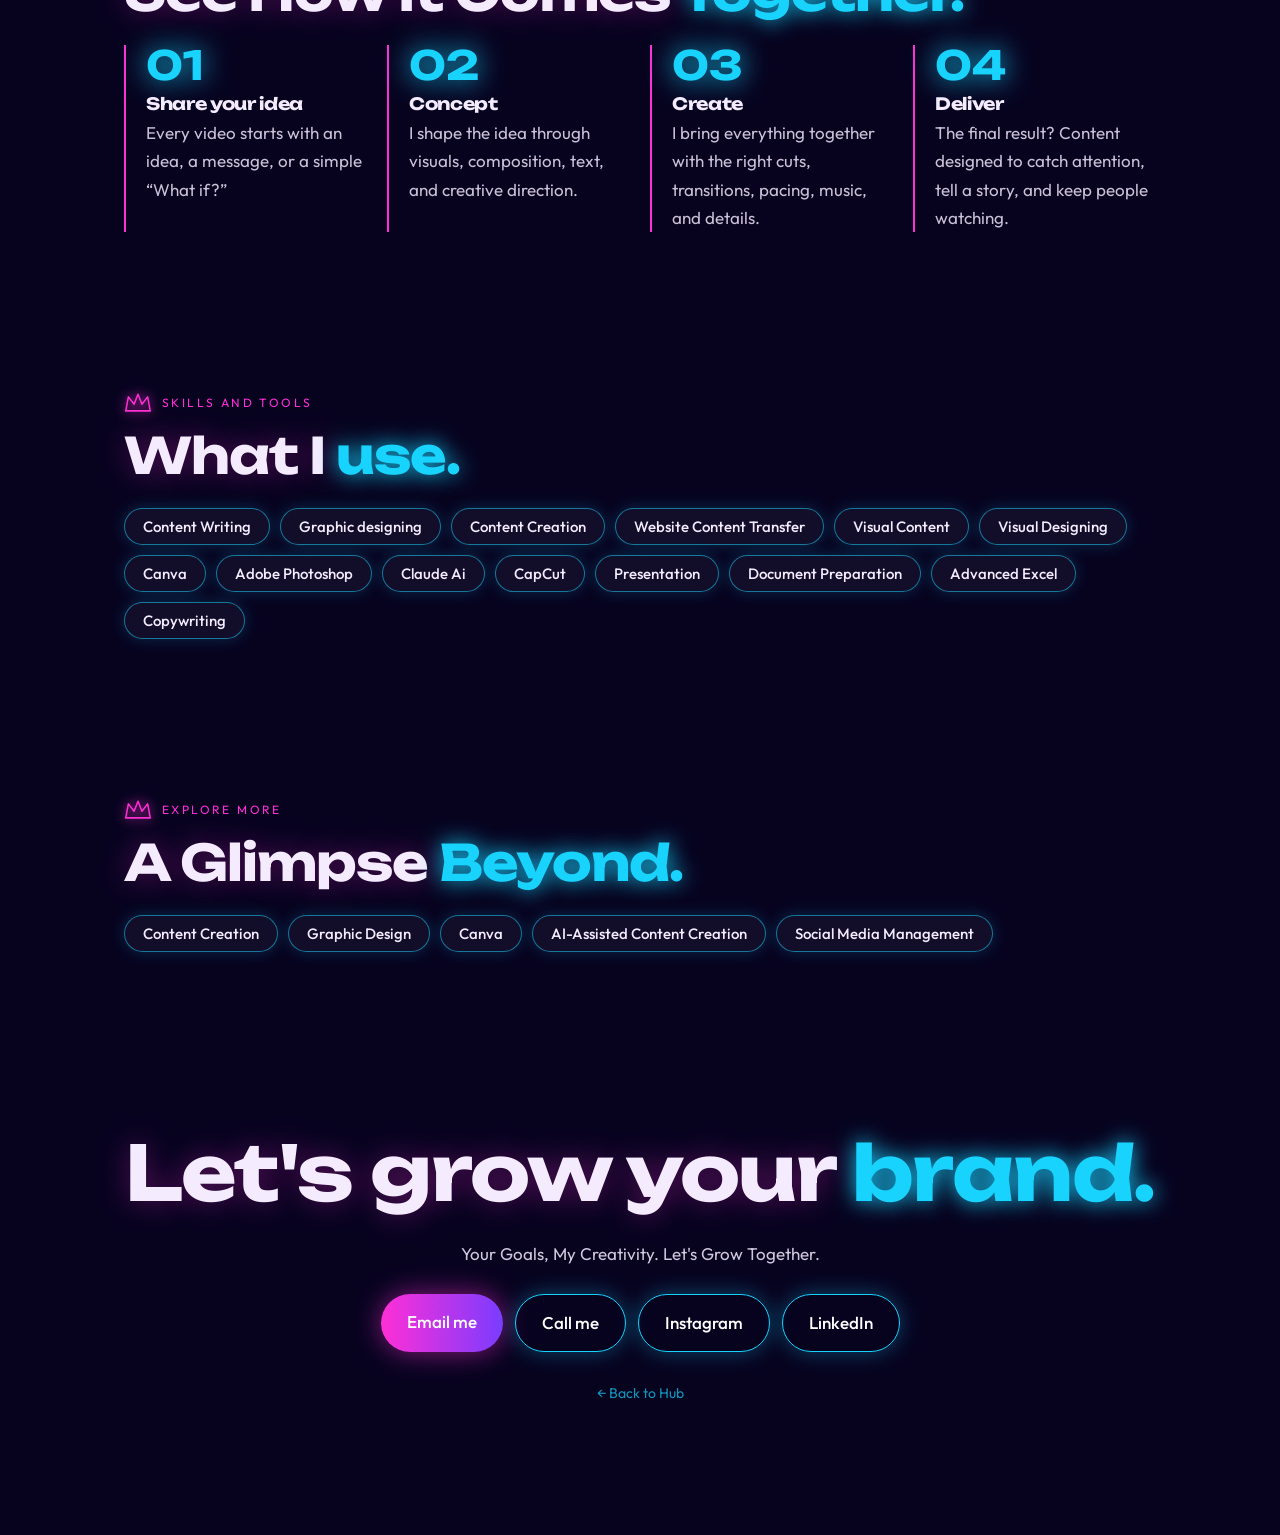
<file: video-editing.html>
<!DOCTYPE html>
<html lang="en"><head><meta charset="utf-8"><meta name="viewport" content="width=device-width, initial-scale=1, viewport-fit=cover">
<title>Video Editing – Velvizhi Sivakumar</title>
<meta name="description" content="Editing and enhancing videos, reels and short-form content into engaging visual experiences.">
<link href="https://fonts.googleapis.com/css2?family=Unbounded:wght@500;700&family=Outfit:wght@400;500&display=swap" rel="stylesheet">
<style>:root{--bg:#07031F;--pk:#FF2FD6;--cy:#19D3FF;--vi:#7B3CFF;--tx:#F4EBFF;--a:var(--pk);box-sizing:border-box;padding-top:env(safe-area-inset-top,0px);padding-bottom:env(safe-area-inset-bottom,0px)}
*{box-sizing:border-box}html{scroll-behavior:smooth;scroll-padding-top:90px}
body{margin:0;background:var(--bg);color:var(--tx);font:400 17px/1.65 Outfit,system-ui,sans-serif;overflow-x:hidden}
h1,h2,h3{font-family:Unbounded,Outfit,sans-serif;font-weight:700;margin:0;line-height:1.08;letter-spacing:-.02em}
em{font-style:normal;color:var(--cy);text-shadow:0 0 22px var(--cy)}a{color:inherit}:focus-visible{outline:3px solid var(--cy);outline-offset:3px}
.fx{position:fixed;inset:0;z-index:0;overflow:hidden;pointer-events:none;background:radial-gradient(60% 50% at 82% 18%,#7B3CFF55,transparent),radial-gradient(50% 40% at 8% 85%,#FF2FD633,transparent)}
.st{position:absolute;left:-50vw;top:var(--y);height:3px;width:46vw;border-radius:9px;color:var(--c);background:linear-gradient(90deg,transparent,currentColor,transparent);filter:drop-shadow(0 0 10px currentColor);animation:slide var(--t) linear infinite;animation-delay:var(--d)}
@keyframes slide{from{transform:translateX(0) rotate(-14deg)}to{transform:translateX(165vw) rotate(-14deg)}}
.floor{position:absolute;left:-20%;right:-20%;bottom:-8%;height:44%;background:repeating-linear-gradient(90deg,#FF2FD655 0 2px,transparent 2px 80px),repeating-linear-gradient(0deg,#19D3FF55 0 2px,transparent 2px 60px);transform:perspective(500px) rotateX(62deg);transform-origin:bottom;-webkit-mask-image:linear-gradient(transparent,#000);mask-image:linear-gradient(transparent,#000);animation:grid 2s linear infinite}
@keyframes grid{to{background-position:0 0,0 60px}}
.top,header,main,footer{position:relative;z-index:1}
.wrap{max-width:1080px;margin:0 auto;padding:0 24px}
.cr{width:28px;height:22px;fill:none;stroke:var(--pk);stroke-width:3.5;stroke-linejoin:round;filter:drop-shadow(0 0 6px var(--pk))}
.top{position:fixed;z-index:10;left:0;right:0;top:env(safe-area-inset-top,0px);display:flex;justify-content:space-between;align-items:center;padding:14px 24px}
.top b{display:flex;gap:10px;align-items:center;font:700 16px Unbounded,sans-serif;text-decoration:none}
.top nav{display:flex;gap:2px;padding:5px;border-radius:99px;background:#0c0630cc;border:1px solid #FF2FD688;box-shadow:0 0 22px #FF2FD644;backdrop-filter:blur(12px);-webkit-backdrop-filter:blur(12px)}
.top nav a{text-decoration:none;font-size:14px;padding:7px 14px;border-radius:99px}.top nav a:hover{background:#FF2FD633}
.hero{display:grid;grid-template-columns:1.2fr 1fr;gap:40px;align-items:center;min-height:100vh;padding-top:110px;padding-bottom:50px}
.back{display:inline-block;font-size:14px;opacity:.8;text-decoration:none;margin-bottom:22px}.back:hover{color:var(--cy);opacity:1}
.tag{display:flex;gap:10px;align-items:center;font-size:13px;letter-spacing:.16em;text-transform:uppercase;color:var(--pk);margin-bottom:18px}
.hero h1{font-size:clamp(32px,5vw,62px);text-shadow:0 0 34px #FF2FD688}
.hero p{max-width:500px;opacity:.88;font-size:19px;margin:20px 0 26px}
.btns{display:flex;flex-wrap:wrap;gap:12px}
.btn{text-decoration:none;font-weight:500;padding:14px 26px;border-radius:99px;background:linear-gradient(90deg,var(--pk),var(--vi));color:#fff;box-shadow:0 0 28px #FF2FD688;transition:transform .2s,box-shadow .2s}
.btn.o{background:transparent;border:1.5px solid var(--cy);box-shadow:0 0 22px #19D3FF55}.btn:hover{transform:scale(1.06);box-shadow:0 0 44px var(--pk)}
.vis{position:relative;display:grid;place-items:center;min-height:340px}
.ring{width:min(320px,72vw);aspect-ratio:1;border-radius:50%;border:2px solid var(--a);box-shadow:0 0 70px var(--a),inset 0 0 70px var(--a);display:grid;place-items:center;animation:spin 16s linear infinite;position:relative}
.ring::after{content:"";position:absolute;top:-9px;left:50%;width:16px;height:16px;border-radius:50%;background:var(--a);box-shadow:0 0 22px var(--a)}
.ring svg{width:46%;height:auto;stroke:var(--a);fill:none;stroke-width:3;stroke-linejoin:round;filter:drop-shadow(0 0 14px var(--a));animation:spin 16s linear infinite reverse}
@keyframes spin{to{transform:rotate(360deg)}}
.chip{position:absolute;background:#0c0630dd;border:1px solid var(--cy);box-shadow:0 0 20px #19D3FF66;border-radius:14px;padding:8px 16px;font-weight:500;font-size:14px;animation:bob 5s ease-in-out infinite;white-space:nowrap}
.k1{left:0;top:12%}.k2{right:0;top:44%;animation-delay:1.4s;border-color:var(--pk);box-shadow:0 0 20px #FF2FD688}.k3{left:8%;bottom:6%;animation-delay:2.6s}
@keyframes bob{50%{transform:translateY(-10px)}}
.sec{padding:80px 0}
.lbl{display:flex;gap:10px;align-items:center;font-size:12px;letter-spacing:.2em;text-transform:uppercase;color:var(--pk);margin-bottom:14px}
h2.big{font-size:clamp(28px,4.2vw,50px);margin-bottom:26px;text-shadow:0 0 30px #FF2FD655}
.three{display:grid;grid-template-columns:repeat(auto-fit,minmax(240px,1fr));gap:20px}
.card{background:#ffffff0c;border:1.5px solid #FF2FD677;border-radius:20px;padding:26px;box-shadow:0 0 26px #FF2FD622;transition:transform .3s,box-shadow .3s,border-color .3s}
.three .card:hover{transform:translateY(-8px);border-color:var(--cy);box-shadow:0 0 50px #19D3FF66}
.card h3{font-size:18px;margin:14px 0 10px}.card p{margin:0;opacity:.82}
.ic{width:44px;height:44px;border-radius:12px;background:linear-gradient(135deg,var(--pk),var(--cy));box-shadow:0 0 24px var(--pk);animation:bob 4s ease-in-out infinite}
.steps{display:grid;grid-template-columns:repeat(auto-fit,minmax(220px,1fr));gap:20px;counter-reset:s}
.step{border-left:2px solid var(--pk);padding-left:20px}.step b{display:block;font:700 40px/1 Unbounded,sans-serif;color:var(--cy);text-shadow:0 0 28px var(--cy);margin-bottom:10px}
.step h3{font-size:17px;margin-bottom:6px}.step p{margin:0;opacity:.82}
.sk{display:flex;flex-wrap:wrap;gap:10px}
.sk span,.sk a{font:500 15px Outfit,sans-serif;color:inherit;text-decoration:none;background:#ffffff0c;border:1.5px solid #19D3FF88;border-radius:99px;padding:8px 18px;box-shadow:0 0 16px #19D3FF33;transition:background .2s}
.sk a:hover{background:var(--pk);border-color:var(--pk)}
.end{text-align:center;padding:100px 0 60px}.end .btns{justify-content:center;margin-top:26px}.end p{max-width:520px;margin:16px auto 0;opacity:.85}
.foot{text-align:center;padding:30px 24px 70px;font-size:14px;opacity:.7}.foot a{color:var(--cy)}
.rv{opacity:0;transform:translateY(34px);filter:blur(8px);transition:opacity .9s,transform .9s cubic-bezier(.2,.8,.2,1),filter .9s}.rv.in{opacity:1;transform:none;filter:none}
@media (max-width:860px){.hero{grid-template-columns:1fr;min-height:0;padding-top:96px}.vis{order:-1;min-height:260px}.top nav a:not(:last-child){display:none}.sec{padding:60px 0}.chip{font-size:13px}}
@media (prefers-reduced-motion:reduce){.st,.floor,.chip,.ic,.ring,.ring svg{animation:none}.rv{opacity:1;transform:none;filter:none}html{scroll-behavior:auto}}</style></head>
<body style="--a:var(--cy)">
<svg width="0" height="0" style="position:absolute" aria-hidden="true"><symbol id="cr" viewBox="0 0 64 48"><path d="M4 42 L10 10 L23 27 L32 4 L41 27 L54 10 L60 42 Z"/></symbol></svg>
<div class="fx" aria-hidden="true"><i class="st" style="--y:12%;--c:#19D3FF;--t:9s;--d:0s"></i><i class="st" style="--y:30%;--c:#FF2FD6;--t:12s;--d:-4s"></i><i class="st" style="--y:52%;--c:#19D3FF;--t:10s;--d:-7s"></i><i class="st" style="--y:70%;--c:#FF2FD6;--t:14s;--d:-2s"></i><div class="floor"></div></div>
<div class="top"><a href="index.html" style="text-decoration:none"><b><svg class="cr"><use href="#cr"/></svg>Velvizhi Sivakumar</b></a><nav aria-label="Main"><a href="index.html#what">Ideas</a><a href="index.html#canva">Projects</a><a href="index.html#results">Creator</a><a href="index.html#about">About</a><a href="#contact">Contact</a></nav></div>
<header class="hero wrap">
<div><a class="back" href="index.html">← Back to Hub</a>
<span class="tag"><svg class="cr"><use href="#cr"/></svg>Video Editing</span>
<h1>Videos that hold <em>attention.</em></h1><p>A good visual catches the eye, A good video keeps it there.</p>
<div class="btns"><a class="btn" href="#contact">Let's work together</a><a class="btn o" href="#how">How it works</a></div></div>
<div class="vis" aria-hidden="true"><div class="ring"><svg viewBox="0 0 64 48"><path d="M4 42 L10 10 L23 27 L32 4 L41 27 L54 10 L60 42 Z"/></svg></div>
<div class="chip k1">Reels</div><div class="chip k2">Cuts</div><div class="chip k3">Captions</div></div>
</header>
<main>
<section class="sec"><div class="wrap rv"><span class="lbl"><svg class="cr"><use href="#cr"/></svg>The Value I Bring</span><h2 class="big">Made to <em>stand out.</em></h2><div class="three"><div class="card"><div class="ic" style="animation-delay:0.0s"></div><h3>Short-Form Videos</h3><p>Quick, engaging videos designed to capture attention in the first few seconds.</p></div><div class="card"><div class="ic" style="animation-delay:0.4s"></div><h3>Reels & Social Content</h3><p>Platform-friendly visual content created to make brands and ideas more discoverable.</p></div><div class="card"><div class="ic" style="animation-delay:0.8s"></div><h3>Promotional Content</h3><p>Creative videos that showcase products, services, campaigns, or ideas.</p></div><div class="card"><div class="ic" style="animation-delay:1.2s"></div><h3>Visual Storytelling</h3><p>Combining imagery, typography, motion, and sound to communicate a message.</p></div></div></div></section>
<section class="sec" id="how"><div class="wrap rv"><span class="lbl"><svg class="cr"><use href="#cr"/></svg>From Sparks to Finished</span><h2 class="big">See How It Comes <em>Together.</em></h2><div class="steps"><div class="step"><b>01</b><h3>Share your idea</h3><p>Every video starts with an idea, a message, or a simple “What if?”</p></div><div class="step"><b>02</b><h3>Concept</h3><p>I shape the idea through visuals, composition, text, and creative direction.</p></div><div class="step"><b>03</b><h3>Create</h3><p>I bring everything together with the right cuts, transitions, pacing, music, and details.</p></div><div class="step"><b>04</b><h3>Deliver</h3><p>The final result? Content designed to catch attention, tell a story, and keep people watching.</p></div></div></div></section>
<section class="sec"><div class="wrap rv"><span class="lbl"><svg class="cr"><use href="#cr"/></svg>Skills and tools</span><h2 class="big">What I <em>use.</em></h2><div class="sk"><span>Content Writing</span><span>Graphic designing</span><span>Content Creation</span><span>Website Content Transfer</span><span>Visual Content</span><span>Visual Designing</span><span>Canva</span><span>Adobe Photoshop</span><span>Claude Ai</span><span>CapCut</span><span>Presentation</span><span>Document Preparation</span><span>Advanced Excel</span><span>Copywriting</span></div></div></section>
<section class="sec"><div class="wrap rv"><span class="lbl"><svg class="cr"><use href="#cr"/></svg>Explore more</span><h2 class="big">A Glimpse <em>Beyond.</em></h2><div class="sk"><a href="content-creation.html">Content Creation</a><a href="graphic-design.html">Graphic Design</a><a href="canva.html">Canva</a><a href="ai-assisted-content-creation.html">AI-Assisted Content Creation</a><a href="social-media-management.html">Social Media Management</a></div></div></section>
</main>
<footer class="end" id="contact"><div class="wrap rv"><h2 class="big" style="font-size:clamp(32px,6.5vw,76px)">Let's grow your <em>brand.</em></h2><p>Your Goals, My Creativity. Let's Grow Together.</p>
<div class="btns"><a class="btn" href="mailto:velvizhi2k2@gmail.com">Email me</a><a class="btn o" href="tel:+919578887900">Call me</a><a class="btn o" href="https://www.instagram.com/vizhisiva?stkn=OGlnY3FxZ2V0enZj">Instagram</a><a class="btn o" href="https://www.linkedin.com/in/velvizhi-sivakumar-04b92a213/">LinkedIn</a></div></div>
<div class="foot"><a href="index.html" style="text-decoration: none;">← Back to Hub</a></div></footer>
<script>var o=new IntersectionObserver(function(es){es.forEach(function(e){if(e.isIntersecting){e.target.classList.add("in");o.unobserve(e.target)}})},{threshold:.12});document.querySelectorAll(".rv").forEach(function(el){o.observe(el)});</script>
</body></html>
</file>
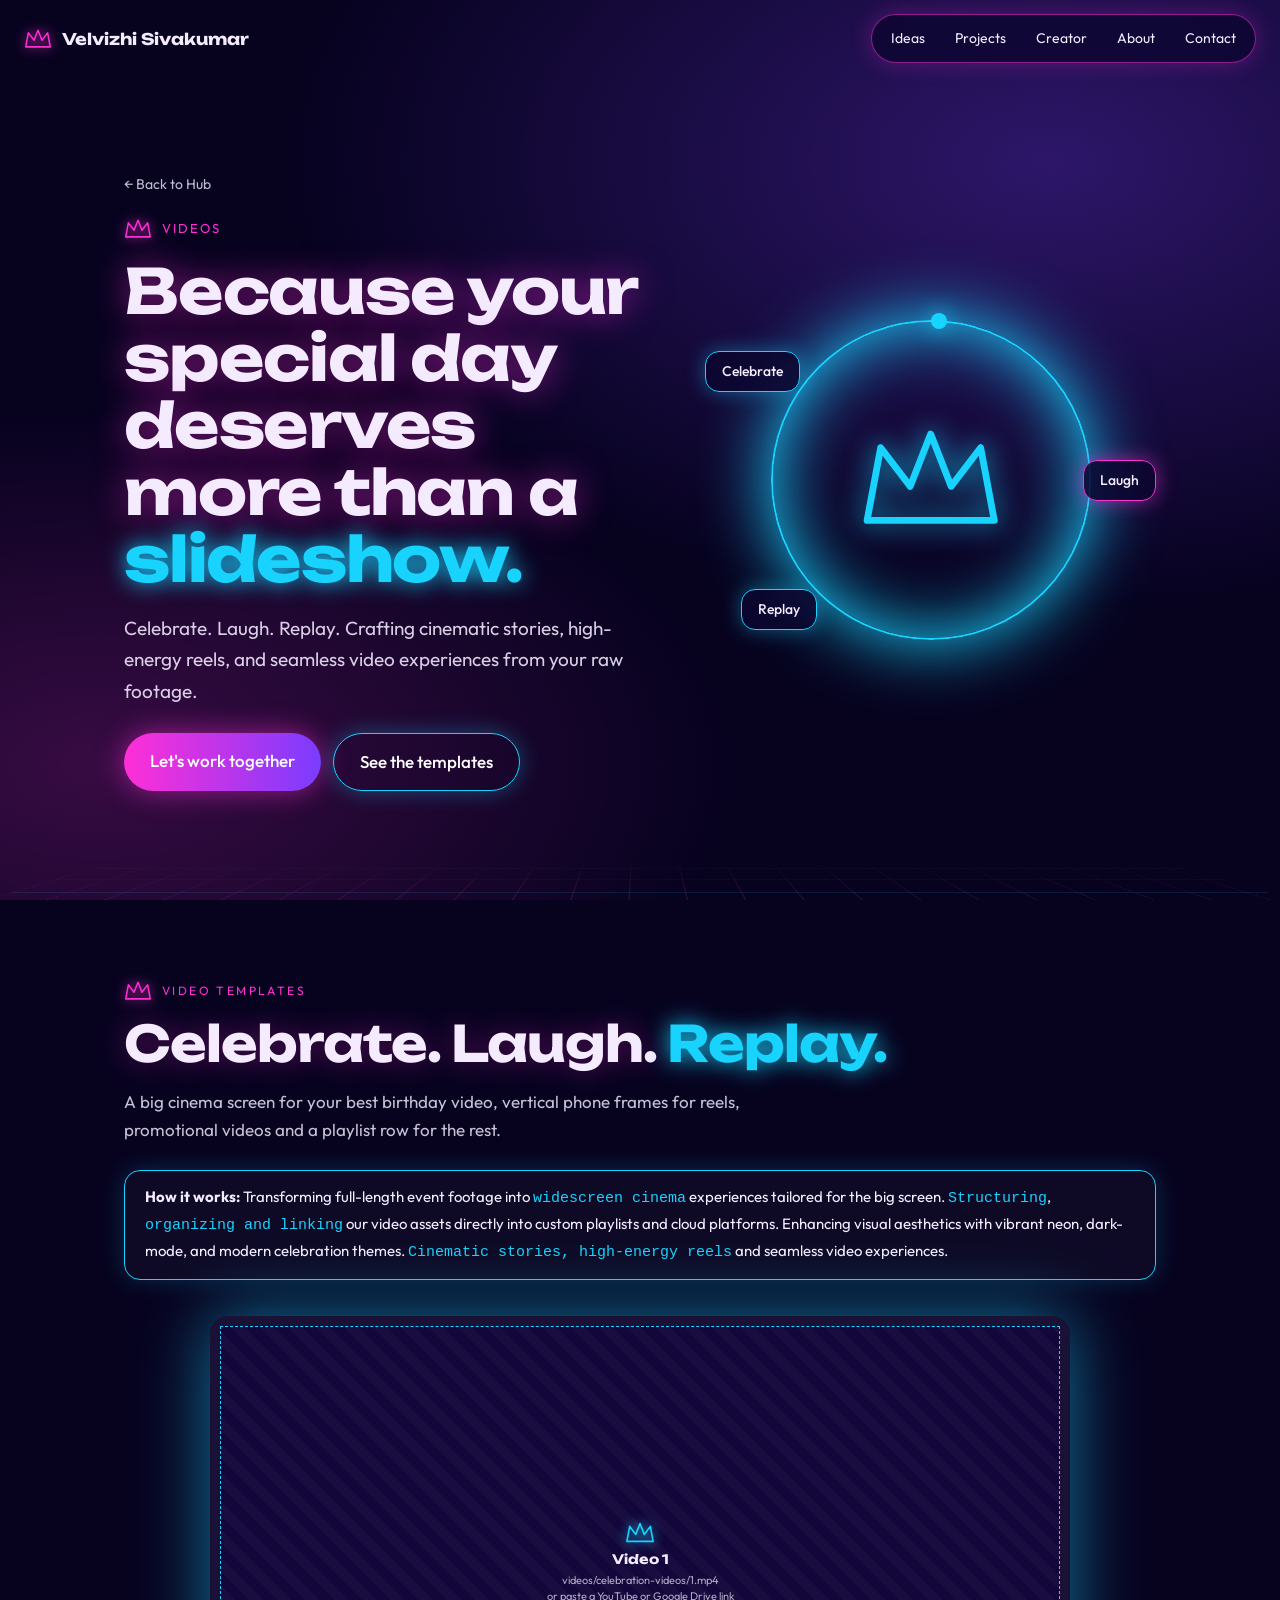
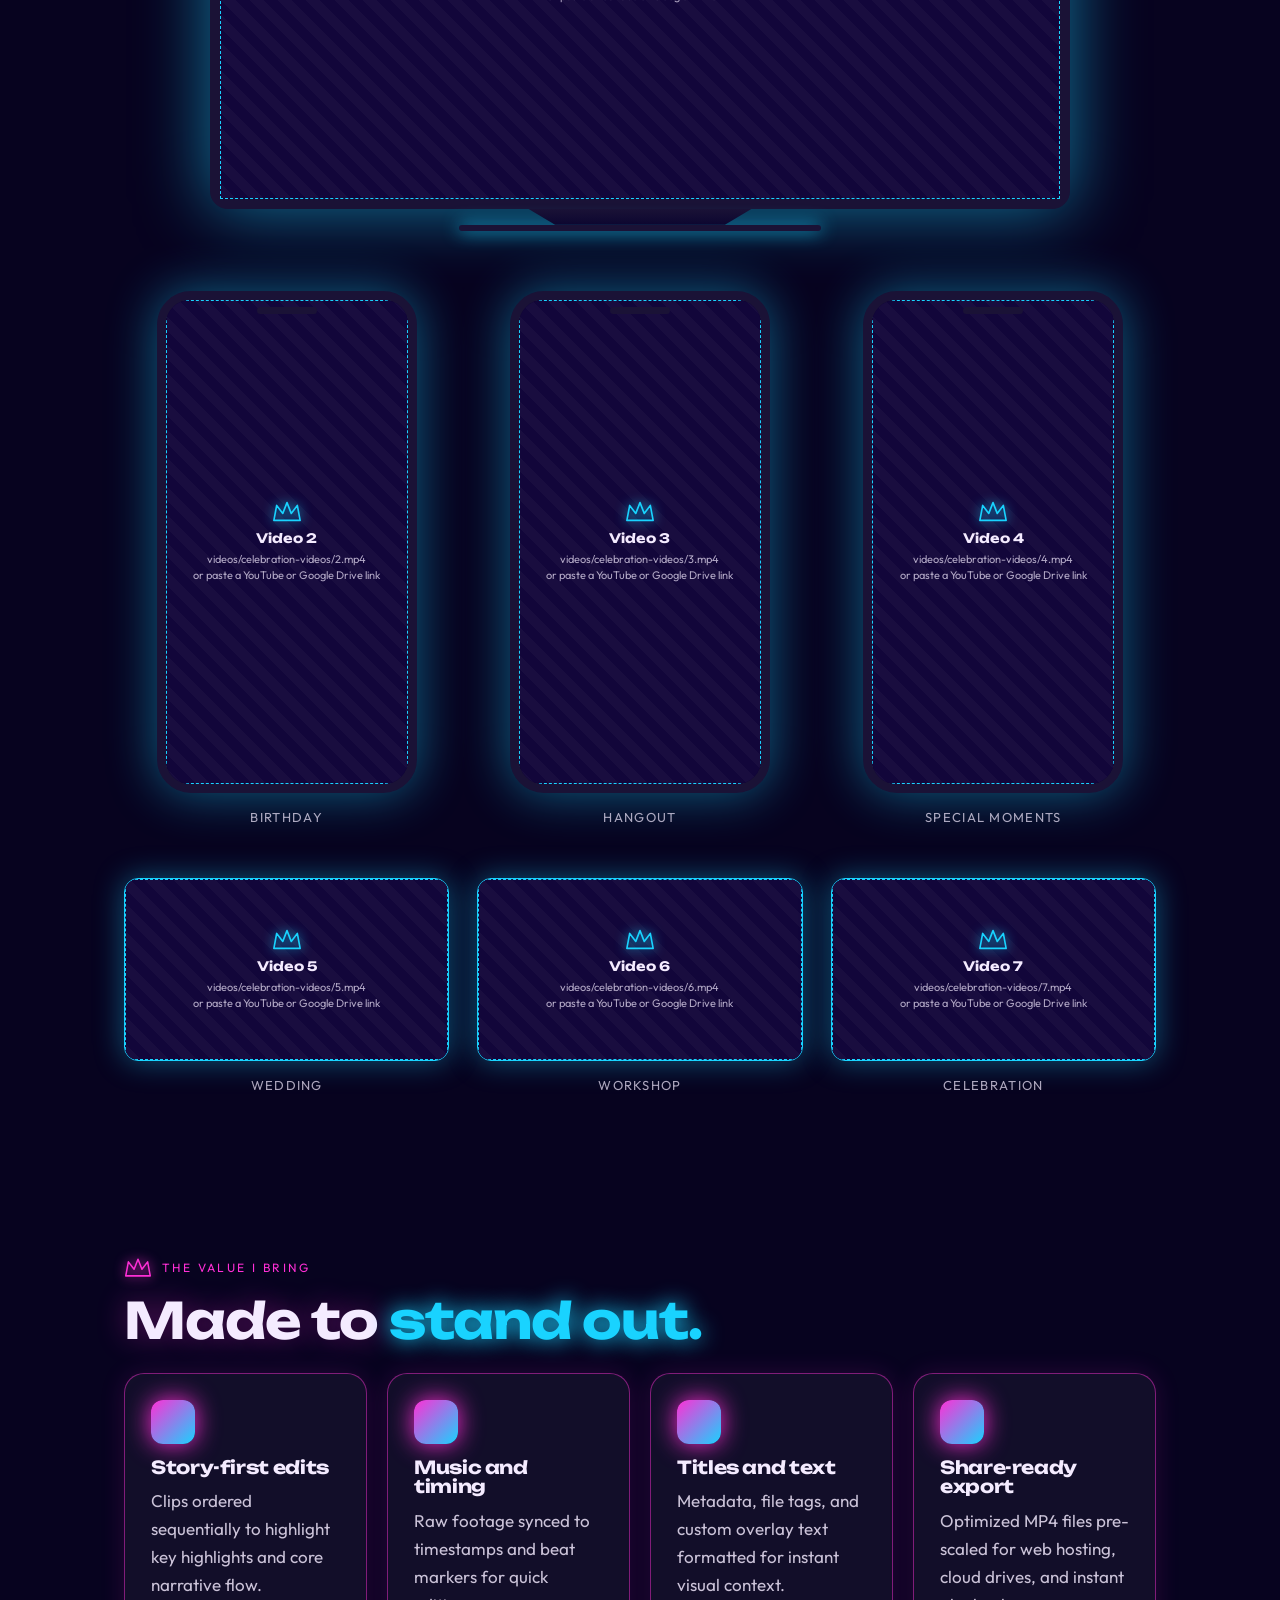
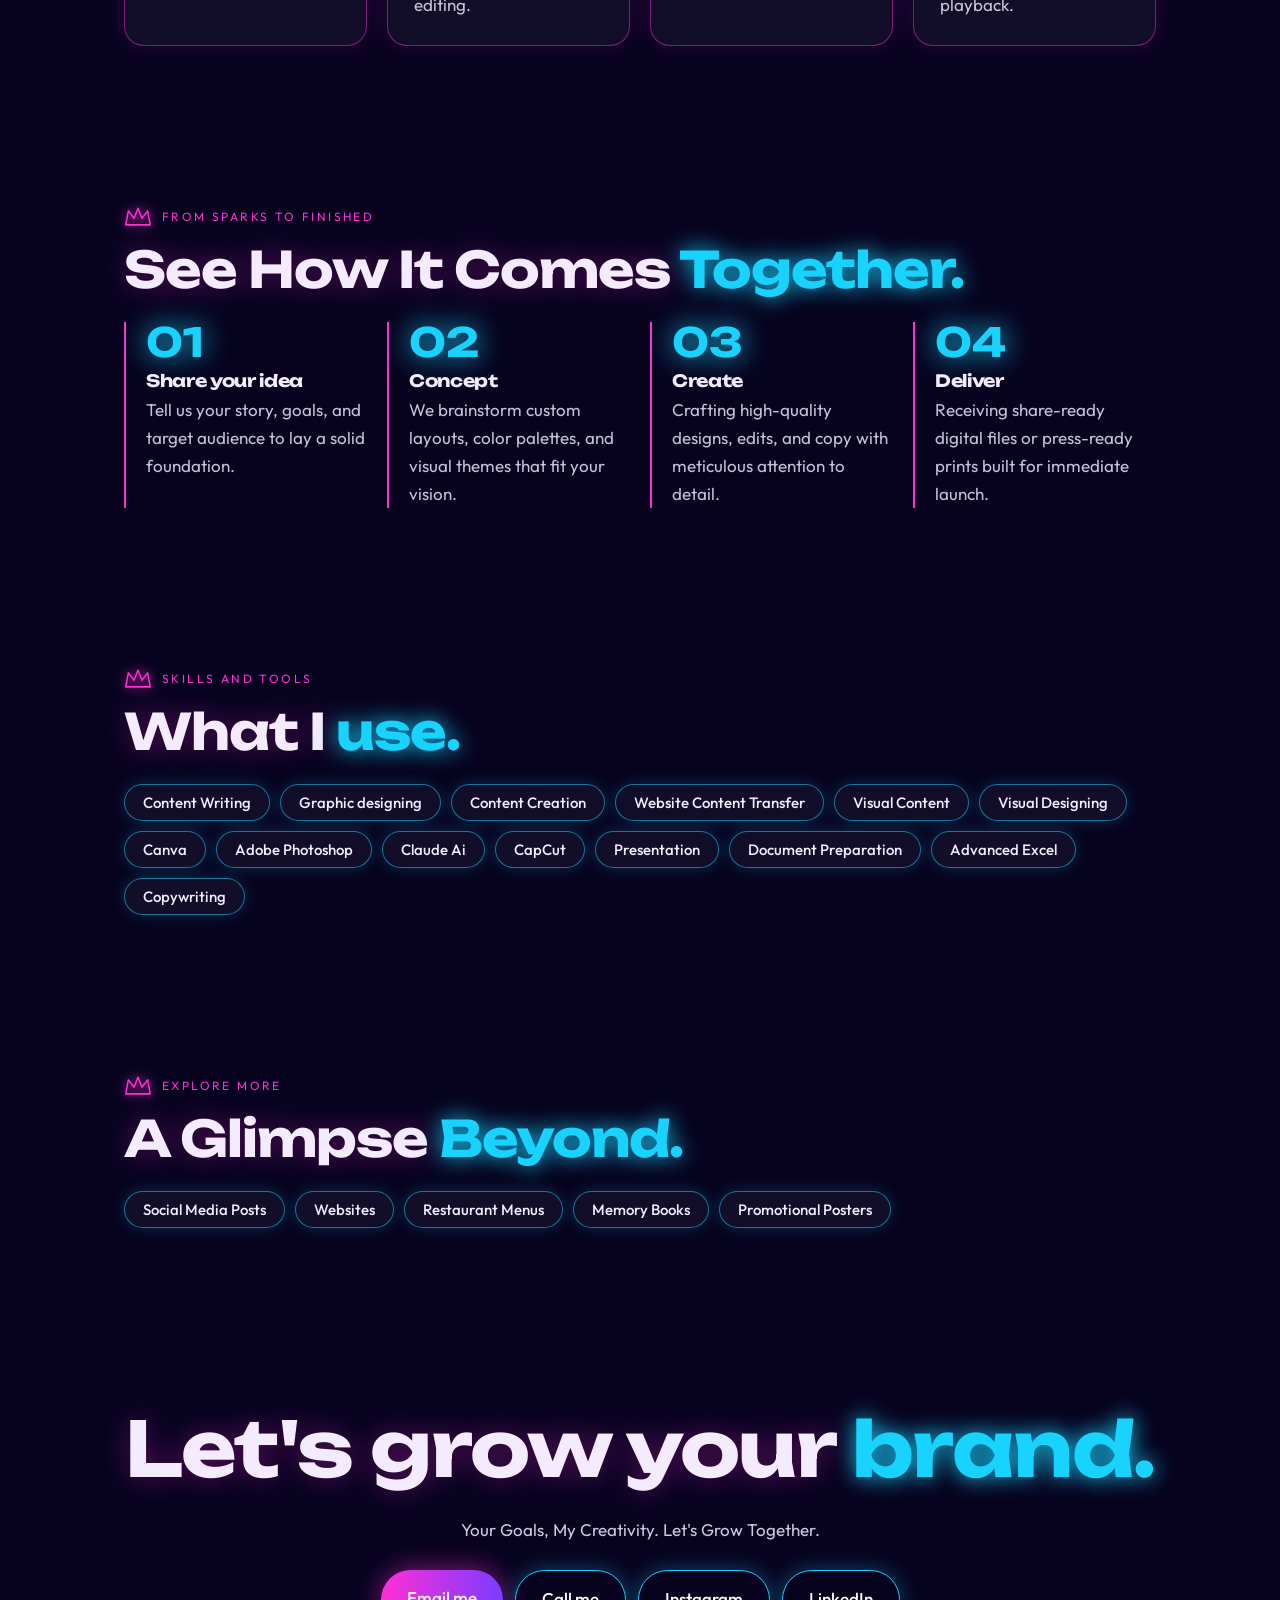
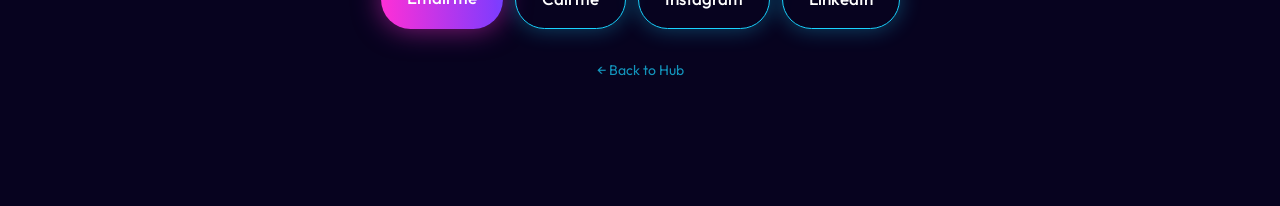
<file: videos.html>
<!DOCTYPE html>
<html lang="en"><head><meta charset="utf-8"><meta name="viewport" content="width=device-width, initial-scale=1, viewport-fit=cover">
<title>Videos – Velvizhi Sivakumar</title>
<meta name="description" content="Celebrate. Laugh. Replay. Videos that turn photos and clips into a story you will want to watch again.">
<link href="https://fonts.googleapis.com/css2?family=Unbounded:wght@500;700&family=Outfit:wght@400;500&display=swap" rel="stylesheet">
<style>:root{--bg:#07031F;--pk:#FF2FD6;--cy:#19D3FF;--vi:#7B3CFF;--tx:#F4EBFF;--a:var(--pk);box-sizing:border-box;padding-top:env(safe-area-inset-top,0px);padding-bottom:env(safe-area-inset-bottom,0px)}
*{box-sizing:border-box}html{scroll-behavior:smooth;scroll-padding-top:90px}
body{margin:0;background:var(--bg);color:var(--tx);font:400 17px/1.65 Outfit,system-ui,sans-serif;overflow-x:hidden}
h1,h2,h3{font-family:Unbounded,Outfit,sans-serif;font-weight:700;margin:0;line-height:1.08;letter-spacing:-.02em}
em{font-style:normal;color:var(--cy);text-shadow:0 0 22px var(--cy)}a{color:inherit}:focus-visible{outline:3px solid var(--cy);outline-offset:3px}
.fx{position:fixed;inset:0;z-index:0;overflow:hidden;pointer-events:none;background:radial-gradient(60% 50% at 82% 18%,#7B3CFF55,transparent),radial-gradient(50% 40% at 8% 85%,#FF2FD633,transparent)}
.st{position:absolute;left:-50vw;top:var(--y);height:3px;width:46vw;border-radius:9px;color:var(--c);background:linear-gradient(90deg,transparent,currentColor,transparent);filter:drop-shadow(0 0 10px currentColor);animation:slide var(--t) linear infinite;animation-delay:var(--d)}
@keyframes slide{from{transform:translateX(0) rotate(-14deg)}to{transform:translateX(165vw) rotate(-14deg)}}
.floor{position:absolute;left:-20%;right:-20%;bottom:-8%;height:44%;background:repeating-linear-gradient(90deg,#FF2FD655 0 2px,transparent 2px 80px),repeating-linear-gradient(0deg,#19D3FF55 0 2px,transparent 2px 60px);transform:perspective(500px) rotateX(62deg);transform-origin:bottom;-webkit-mask-image:linear-gradient(transparent,#000);mask-image:linear-gradient(transparent,#000);animation:grid 2s linear infinite}
@keyframes grid{to{background-position:0 0,0 60px}}
.top,header,main,footer{position:relative;z-index:1}
.wrap{max-width:1080px;margin:0 auto;padding:0 24px}
.cr{width:28px;height:22px;fill:none;stroke:var(--pk);stroke-width:3.5;stroke-linejoin:round;filter:drop-shadow(0 0 6px var(--pk))}
.top{position:fixed;z-index:10;left:0;right:0;top:env(safe-area-inset-top,0px);display:flex;justify-content:space-between;align-items:center;padding:14px 24px}
.top b{display:flex;gap:10px;align-items:center;font:700 16px Unbounded,sans-serif;text-decoration:none}
.top nav{display:flex;gap:2px;padding:5px;border-radius:99px;background:#0c0630cc;border:1px solid #FF2FD688;box-shadow:0 0 22px #FF2FD644;backdrop-filter:blur(12px);-webkit-backdrop-filter:blur(12px)}
.top nav a{text-decoration:none;font-size:14px;padding:7px 14px;border-radius:99px}.top nav a:hover{background:#FF2FD633}
.hero{display:grid;grid-template-columns:1.2fr 1fr;gap:40px;align-items:center;min-height:100vh;padding-top:110px;padding-bottom:50px}
.back{display:inline-block;font-size:14px;opacity:.8;text-decoration:none;margin-bottom:22px}.back:hover{color:var(--cy);opacity:1}
.tag{display:flex;gap:10px;align-items:center;font-size:13px;letter-spacing:.16em;text-transform:uppercase;color:var(--pk);margin-bottom:18px}
.hero h1{font-size:clamp(32px,5vw,62px);text-shadow:0 0 34px #FF2FD688}
.hero p{max-width:500px;opacity:.88;font-size:19px;margin:20px 0 26px}
.btns{display:flex;flex-wrap:wrap;gap:12px}
.btn{text-decoration:none;font-weight:500;padding:14px 26px;border-radius:99px;background:linear-gradient(90deg,var(--pk),var(--vi));color:#fff;box-shadow:0 0 28px #FF2FD688;transition:transform .2s,box-shadow .2s}
.btn.o{background:transparent;border:1.5px solid var(--cy);box-shadow:0 0 22px #19D3FF55}.btn:hover{transform:scale(1.06);box-shadow:0 0 44px var(--pk)}
.vis{position:relative;display:grid;place-items:center;min-height:340px}
.ring{width:min(320px,72vw);aspect-ratio:1;border-radius:50%;border:2px solid var(--a);box-shadow:0 0 70px var(--a),inset 0 0 70px var(--a);display:grid;place-items:center;animation:spin 16s linear infinite;position:relative}
.ring::after{content:"";position:absolute;top:-9px;left:50%;width:16px;height:16px;border-radius:50%;background:var(--a);box-shadow:0 0 22px var(--a)}
.ring svg{width:46%;height:auto;stroke:var(--a);fill:none;stroke-width:3;stroke-linejoin:round;filter:drop-shadow(0 0 14px var(--a));animation:spin 16s linear infinite reverse}
@keyframes spin{to{transform:rotate(360deg)}}
.chip{position:absolute;background:#0c0630dd;border:1px solid var(--cy);box-shadow:0 0 20px #19D3FF66;border-radius:14px;padding:8px 16px;font-weight:500;font-size:14px;animation:bob 5s ease-in-out infinite;white-space:nowrap}
.k1{left:0;top:12%}.k2{right:0;top:44%;animation-delay:1.4s;border-color:var(--pk);box-shadow:0 0 20px #FF2FD688}.k3{left:8%;bottom:6%;animation-delay:2.6s}
@keyframes bob{50%{transform:translateY(-10px)}}
.sec{padding:80px 0}
.lbl{display:flex;gap:10px;align-items:center;font-size:12px;letter-spacing:.2em;text-transform:uppercase;color:var(--pk);margin-bottom:14px}
h2.big{font-size:clamp(28px,4.2vw,50px);margin-bottom:26px;text-shadow:0 0 30px #FF2FD655}
.three{display:grid;grid-template-columns:repeat(auto-fit,minmax(240px,1fr));gap:20px}
.card{background:#ffffff0c;border:1.5px solid #FF2FD677;border-radius:20px;padding:26px;box-shadow:0 0 26px #FF2FD622;transition:transform .3s,box-shadow .3s,border-color .3s}
.three .card:hover{transform:translateY(-8px);border-color:var(--cy);box-shadow:0 0 50px #19D3FF66}
.card h3{font-size:18px;margin:14px 0 10px}.card p{margin:0;opacity:.82}
.ic{width:44px;height:44px;border-radius:12px;background:linear-gradient(135deg,var(--pk),var(--cy));box-shadow:0 0 24px var(--pk);animation:bob 4s ease-in-out infinite}
.steps{display:grid;grid-template-columns:repeat(auto-fit,minmax(220px,1fr));gap:20px;counter-reset:s}
.step{border-left:2px solid var(--pk);padding-left:20px}.step b{display:block;font:700 40px/1 Unbounded,sans-serif;color:var(--cy);text-shadow:0 0 28px var(--cy);margin-bottom:10px}
.step h3{font-size:17px;margin-bottom:6px}.step p{margin:0;opacity:.82}
.sk{display:flex;flex-wrap:wrap;gap:10px}
.sk span,.sk a{font:500 15px Outfit,sans-serif;color:inherit;text-decoration:none;background:#ffffff0c;border:1.5px solid #19D3FF88;border-radius:99px;padding:8px 18px;box-shadow:0 0 16px #19D3FF33;transition:background .2s}
.sk a:hover{background:var(--pk);border-color:var(--pk)}
.end{text-align:center;padding:100px 0 60px}.end .btns{justify-content:center;margin-top:26px}.end p{max-width:520px;margin:16px auto 0;opacity:.85}
.foot{text-align:center;padding:30px 24px 70px;font-size:14px;opacity:.7}.foot a{color:var(--cy)}
.rv{opacity:0;transform:translateY(34px);filter:blur(8px);transition:opacity .9s,transform .9s cubic-bezier(.2,.8,.2,1),filter .9s}.rv.in{opacity:1;transform:none;filter:none}
@media (max-width:860px){.hero{grid-template-columns:1fr;min-height:0;padding-top:96px}.vis{order:-1;min-height:260px}.top nav a:not(:last-child){display:none}.sec{padding:60px 0}.chip{font-size:13px}}
@media (prefers-reduced-motion:reduce){.st,.floor,.chip,.ic,.ring,.ring svg{animation:none}.rv{opacity:1;transform:none;filter:none}html{scroll-behavior:auto}}
.wk{display:block;width:100%;margin:0 0 18px;break-inside:avoid;border:1.5px solid var(--a);border-radius:18px;overflow:hidden;background:#12063a;box-shadow:0 0 24px color-mix(in srgb,var(--a) 40%,transparent);transition:transform .35s cubic-bezier(.2,.8,.2,1),box-shadow .35s;padding:0;cursor:zoom-in;color:inherit;font:inherit;text-align:left;position:relative}
.wk:hover{transform:translateY(-8px);box-shadow:0 0 60px var(--a)}
.wk img,.wk video{display:block;width:100%;height:auto}.wk video{cursor:default}
.wk span{position:absolute;left:0;right:0;bottom:0;padding:26px 16px 12px;font-size:14px;background:linear-gradient(transparent,#07031Fe6)}
.cols{columns:260px;column-gap:18px}
.empty{border:1.5px dashed var(--a);border-radius:20px;padding:36px 28px;text-align:center;background:#ffffff08;box-shadow:0 0 30px color-mix(in srgb,var(--a) 30%,transparent)}
.empty b{display:block;font:700 20px Unbounded,sans-serif;margin-bottom:8px}.empty p{margin:0 auto;max-width:560px;opacity:.82}.empty code{color:var(--cy)}
.lb{position:fixed;inset:0;z-index:50;background:#07031Fee;display:none;align-items:center;justify-content:center;padding:24px;cursor:zoom-out}
.lb.on{display:flex}.lb img{max-width:94vw;max-height:88vh;border-radius:14px;border:2px solid var(--a);box-shadow:0 0 80px var(--a)}
.lb button{position:absolute;top:calc(16px + env(safe-area-inset-top,0px));right:20px;background:none;border:1.5px solid var(--cy);color:#fff;border-radius:99px;padding:8px 18px;font:500 15px Outfit,sans-serif;cursor:pointer}
</style><link rel="stylesheet" href="projects.css"></head>
<body data-slug="celebration-videos" style="--a:var(--cy)">
<svg width="0" height="0" style="position:absolute" aria-hidden="true"><symbol id="cr" viewBox="0 0 64 48"><path d="M4 42 L10 10 L23 27 L32 4 L41 27 L54 10 L60 42 Z"/></symbol></svg>
<div class="fx" aria-hidden="true"><i class="st" style="--y:12%;--c:#19D3FF;--t:9s;--d:0s"></i><i class="st" style="--y:30%;--c:#FF2FD6;--t:12s;--d:-4s"></i><i class="st" style="--y:52%;--c:#19D3FF;--t:10s;--d:-7s"></i><i class="st" style="--y:70%;--c:#FF2FD6;--t:14s;--d:-2s"></i><div class="floor"></div></div>
<div class="top"><a href="index.html" style="text-decoration:none"><b><svg class="cr"><use href="#cr"/></svg>Velvizhi Sivakumar</b></a><nav aria-label="Main"><a href="index.html#what">Ideas</a><a href="index.html#canva">Projects</a><a href="index.html#results">Creator</a><a href="index.html#about">About</a><a href="#contact">Contact</a></nav></div>
<header class="hero wrap">
<div><a class="back" href="index.html">← Back to Hub</a>
<span class="tag"><svg class="cr"><use href="#cr"/></svg>Videos</span>
<h1>Because your special day deserves more than a <em>slideshow.</em></h1><p>Celebrate. Laugh. Replay. Crafting cinematic stories, high-energy reels, and seamless video experiences from your raw footage.</p>
<div class="btns"><a class="btn" href="#contact">Let's work together</a><a class="btn o" href="#work">See the templates</a></div></div>
<div class="vis" aria-hidden="true"><div class="ring"><svg viewBox="0 0 64 48"><path d="M4 42 L10 10 L23 27 L32 4 L41 27 L54 10 L60 42 Z"/></svg></div>
<div class="chip k1">Celebrate</div><div class="chip k2">Laugh</div><div class="chip k3">Replay</div></div>
</header>
<main><script>/* Optional: use a YouTube or Google Drive link instead of a file. Example: window.VIDEO_LINKS={1:"https://youtu.be/xxxxxxxxxxx", 2:"https://drive.google.com/file/d/FILE_ID/view"}; */
window.VIDEO_LINKS={};</script><section class="sec" id="work" style="position:relative"><div class="wrap"><span class="lbl"><svg class="cr"><use href="#cr"/></svg>Video templates</span><h2 class="big">Celebrate. Laugh. <em>Replay.</em></h2><p class="note">A big cinema screen for your best birthday video, vertical phone frames for reels, promotional videos and a playlist row for the rest.</p><div class="how"><b>How it works:</b> Transforming full-length event footage into <code>widescreen cinema</code> experiences tailored for the big screen. <code>Structuring</code>, <code>organizing and linking</code> our video assets directly into custom playlists and cloud platforms. Enhancing visual aesthetics with vibrant neon, dark-mode, and modern celebration themes. <code>Cinematic stories, high-energy reels</code> and seamless video experiences.</div><div class="cfw" id="cfw" aria-hidden="true"></div><div style="max-width:860px;margin:0 auto 60px;position:relative"><div class="tvf glow"><div class="vslot"></div></div><div class="stand"></div><div class="stand2"></div></div><div class="tg"><div><div class="ph2"><div class="vslot"></div></div><div class="tcap">Birthday</div></div><div><div class="ph2"><div class="vslot"></div></div><div class="tcap">Hangout</div></div><div><div class="ph2"><div class="vslot"></div></div><div class="tcap">Special Moments</div></div></div><div class="tg pl" style="margin-top:50px"><div><div class="vslot"></div><div class="tcap">Wedding</div></div><div><div class="vslot"></div><div class="tcap">Workshop</div></div><div><div class="vslot"></div><div class="tcap">Celebration</div></div></div></div></section><script>(function(){var w=document.getElementById("cfw"),c=["#FF2FD6","#19D3FF","#FFD84D","#7B3CFF","#5CFFC8"];for(var i=0;i<26;i++){var s=document.createElement("i");s.className="cf";s.style.cssText="left:"+Math.random()*100+"%;background:"+c[i%5]+";animation-duration:"+(6+Math.random()*8)+"s;animation-delay:-"+Math.random()*10+"s";w.appendChild(s)}})();</script><section class="sec"><div class="wrap rv"><span class="lbl"><svg class="cr"><use href="#cr"/></svg>The Value I Bring</span><h2 class="big">Made to <em>stand out.</em></h2><div class="three"><div class="card"><div class="ic" style="animation-delay:0.0s"></div><h3>Story-first edits</h3><p>Clips ordered sequentially to highlight key highlights and core narrative flow.</p></div><div class="card"><div class="ic" style="animation-delay:0.4s"></div><h3>Music and timing</h3><p>Raw footage synced to timestamps and beat markers for quick editing.</p></div><div class="card"><div class="ic" style="animation-delay:0.8s"></div><h3>Titles and text</h3><p>Metadata, file tags, and custom overlay text formatted for instant visual context.</p></div><div class="card"><div class="ic" style="animation-delay:1.2s"></div><h3>Share-ready export</h3><p>Optimized MP4 files pre-scaled for web hosting, cloud drives, and instant playback.</p></div></div></div></section>
<section class="sec" id="how"><div class="wrap rv"><span class="lbl"><svg class="cr"><use href="#cr"/></svg>From Sparks to Finished</span><h2 class="big">See How It Comes <em>Together.</em></h2><div class="steps"><div class="step"><b>01</b><h3>Share your idea</h3><p>Tell us your story, goals, and target audience to lay a solid foundation.</p></div><div class="step"><b>02</b><h3>Concept</h3><p>We brainstorm custom layouts, color palettes, and visual themes that fit your vision.</p></div><div class="step"><b>03</b><h3>Create</h3><p>Crafting high-quality designs, edits, and copy with meticulous attention to detail.</p></div><div class="step"><b>04</b><h3>Deliver</h3><p>Receiving share-ready digital files or press-ready prints built for immediate launch.</p></div></div></div></section>
<section class="sec"><div class="wrap rv"><span class="lbl"><svg class="cr"><use href="#cr"/></svg>Skills and tools</span><h2 class="big">What I <em>use.</em></h2><div class="sk"><span>Content Writing</span><span>Graphic designing</span><span>Content Creation</span><span>Website Content Transfer</span><span>Visual Content</span><span>Visual Designing</span><span>Canva</span><span>Adobe Photoshop</span><span>Claude Ai</span><span>CapCut</span><span>Presentation</span><span>Document Preparation</span><span>Advanced Excel</span><span>Copywriting</span></div></div></section>
<section class="sec"><div class="wrap rv"><span class="lbl"><svg class="cr"><use href="#cr"/></svg>Explore more</span><h2 class="big">A Glimpse <em>Beyond.</em></h2><div class="sk"><a href="social-media-posts.html">Social Media Posts</a><a href="websites.html">Websites</a><a href="restaurant-menus.html">Restaurant Menus</a><a href="booklets.html">Memory Books</a><a href="promotional-posters.html">Promotional Posters</a></div></div></section>
</main>
<footer class="end" id="contact"><div class="wrap rv"><h2 class="big" style="font-size:clamp(32px,6.5vw,76px)">Let's grow your <em>brand.</em></h2><p>Your Goals, My Creativity. Let's Grow Together.</p>
<div class="btns"><a class="btn" href="mailto:velvizhi2k2@gmail.com">Email me</a><a class="btn o" href="tel:+919578887900">Call me</a><a class="btn o" href="https://www.instagram.com/vizhisiva?stkn=OGlnY3FxZ2V0enZj">Instagram</a><a class="btn o" href="https://www.linkedin.com/in/velvizhi-sivakumar-04b92a213/">LinkedIn</a></div></div>
<div class="foot"><a href="index.html" style="text-decoration: none;">← Back to Hub</a></div></footer>
<script>var o=new IntersectionObserver(function(es){es.forEach(function(e){if(e.isIntersecting){e.target.classList.add("in");o.unobserve(e.target)}})},{threshold:.12});document.querySelectorAll(".rv").forEach(function(el){o.observe(el)});</script>
<script src="projects.js"></script>
</body></html>
</file>
<file: projects.css>
.note{max-width:640px;opacity:.82;margin:-8px 0 26px}
.how{border:1.5px solid var(--cy);border-radius:16px;padding:14px 20px;background:#ffffff08;margin:0 0 36px;box-shadow:0 0 24px #19D3FF33;font-size:15px}.how code{color:var(--cy)}
.tg{display:grid;grid-template-columns:repeat(auto-fit,minmax(250px,1fr));gap:44px 28px;align-items:start}
.tg.w2{grid-template-columns:repeat(auto-fit,minmax(340px,1fr))}
.tcap{margin-top:14px;font-size:13px;letter-spacing:.1em;text-transform:uppercase;opacity:.7;text-align:center}
.slot,.vslot{position:relative;overflow:hidden;background:#12063a}.slot.ok{cursor:zoom-in}
.slot>img,.slot>video,.slot>iframe,.vslot>img,.vslot>video,.vslot>iframe{position:absolute;inset:0;width:100%;height:100%;object-fit:cover;border:0;display:block}
.ph{position:absolute;inset:0;display:flex;flex-direction:column;align-items:center;justify-content:center;gap:6px;text-align:center;padding:10px;border:1.5px dashed var(--a);background:repeating-linear-gradient(45deg,#ffffff07 0 10px,transparent 10px 20px),#12063a;font-size:12px}
.ph svg{width:30px;height:24px;fill:none;stroke:var(--a);stroke-width:3.5;filter:drop-shadow(0 0 6px var(--a))}.ph b{font:700 13px Unbounded,sans-serif}.ph small{opacity:.7;font-size:11px;word-break:break-all;line-height:1.4}
.glow{box-shadow:0 0 40px color-mix(in srgb,var(--a) 45%,transparent)}
button.btn{cursor:pointer;font:500 15px Outfit,sans-serif;color:#fff;border:0}button.btn.o{border:1.5px solid var(--cy)}.btn.sm{padding:10px 20px;font-size:14px}
/* instagram */
.pol{background:#fff;padding:14px 14px 58px;border-radius:6px;transform:rotate(var(--r,-4deg));transition:transform .4s;box-shadow:0 22px 50px #000a,0 0 34px color-mix(in srgb,var(--a) 45%,transparent);position:relative}
.pol:hover{transform:rotate(0) scale(1.06)}.pol .slot{aspect-ratio:1}.pol p{position:absolute;left:0;right:0;bottom:16px;margin:0;text-align:center;color:#222;font:500 17px "Segoe Script","Brush Script MT",cursive}
.ig{background:#0c0630;border:1.5px solid var(--a);border-radius:18px;overflow:hidden;box-shadow:0 0 34px color-mix(in srgb,var(--a) 40%,transparent)}
.ig .t2{display:flex;align-items:center;gap:10px;padding:10px 14px;font-weight:500;font-size:14px}.ig .av2{width:30px;height:30px;border-radius:50%;background:linear-gradient(135deg,var(--pk),var(--cy))}
.ig .slot{aspect-ratio:1}.ig .act{display:flex;gap:14px;padding:10px 14px 2px;font-size:20px}.ig .cp{padding:0 14px 14px;font-size:14px;opacity:.85}
.sty{aspect-ratio:9/16;border-radius:26px;border:3px solid #ffffff30;overflow:hidden;position:relative;box-shadow:0 0 40px color-mix(in srgb,var(--a) 50%,transparent)}
.sty .slot{position:absolute;inset:0}.sty .bars{position:absolute;z-index:3;left:12px;right:12px;top:12px;display:flex;gap:4px}.sty .bars i{flex:1;height:3px;border-radius:9px;background:#ffffff66}.sty .bars i:first-child{background:#fff}
.sty .who{position:absolute;z-index:3;left:14px;top:26px;font-size:13px;font-weight:500;text-shadow:0 0 8px #000}
.car{display:flex;overflow-x:auto;scroll-snap-type:x mandatory;border-radius:18px;border:1.5px solid var(--a);box-shadow:0 0 34px color-mix(in srgb,var(--a) 40%,transparent);scrollbar-width:none}.car .slot{flex:0 0 100%;aspect-ratio:1;scroll-snap-align:center}
.dots2{display:flex;gap:6px;justify-content:center;margin-top:10px}.dots2 i{width:7px;height:7px;border-radius:50%;background:#ffffff55}.dots2 i:first-child{background:var(--pk)}
.film{background:#0a0a14;padding:30px 10px;border-radius:8px;display:flex;gap:10px;position:relative;box-shadow:0 0 34px color-mix(in srgb,var(--a) 35%,transparent)}
.film::before,.film::after{content:"";position:absolute;left:8px;right:8px;height:10px;background:repeating-linear-gradient(90deg,#ffffffcc 0 10px,transparent 10px 22px)}.film::before{top:9px}.film::after{bottom:9px}
.film .slot{flex:1;aspect-ratio:4/5;border-radius:3px}
.arch .slot{aspect-ratio:3/4;border-radius:999px 999px 18px 18px;border:2px solid var(--a);box-shadow:0 0 40px color-mix(in srgb,var(--a) 50%,transparent)}
.feed{background:#0c0630;border:1.5px solid var(--a);border-radius:22px;padding:14px;box-shadow:0 0 34px color-mix(in srgb,var(--a) 40%,transparent)}.feed h4{margin:0 0 10px;font:700 13px Unbounded,sans-serif}.feed .row{display:grid;grid-template-columns:repeat(3,1fr);gap:4px}.feed .slot{aspect-ratio:1}
/* menus */
.mcard{perspective:1000px}.mcard .in{position:relative;aspect-ratio:3/4;transform-style:preserve-3d;transition:transform .9s}.mcard:hover .in{transform:rotateY(180deg)}
.mcard .fa,.mcard .fb{position:absolute;inset:0;backface-visibility:hidden;-webkit-backface-visibility:hidden;border:6px double #d9b45b;border-radius:8px;overflow:hidden;box-shadow:0 0 34px color-mix(in srgb,var(--a) 40%,transparent)}.mcard .fb{transform:rotateY(180deg)}
.mcard .slot{position:absolute;inset:0}
.tri{display:flex;box-shadow:0 20px 40px #000a}.tri .slot{flex:1;aspect-ratio:3/6;border:1px solid #ffffff44}.tri .slot::after{content:"";position:absolute;inset:0;pointer-events:none;background:linear-gradient(90deg,#0007,transparent 22%,transparent 78%,#0007)}
.tab{border:10px solid #1a1236;border-radius:26px;background:#000;box-shadow:0 0 50px color-mix(in srgb,var(--a) 45%,transparent)}.tab .slot{aspect-ratio:4/3;border-radius:6px}
.ph2{border:9px solid #1a1236;border-radius:34px;position:relative;background:#000;box-shadow:0 0 50px color-mix(in srgb,var(--a) 45%,transparent);max-width:260px;margin:0 auto}.ph2 .slot,.ph2 .vslot{aspect-ratio:9/18;border-radius:24px}.ph2::before{content:"";position:absolute;z-index:4;top:7px;left:50%;width:60px;height:7px;margin-left:-30px;border-radius:9px;background:#1a1236}
.gold{padding:16px;background:linear-gradient(135deg,#f3d37b,#9c6f1a);border-radius:6px;box-shadow:0 20px 44px #000a}.gold .slot{aspect-ratio:3/4;border:6px solid #1a1236}
/* video + posters */
.tvf{border:10px solid #1a1236;border-radius:18px;background:#000;box-shadow:0 0 70px color-mix(in srgb,var(--a) 55%,transparent)}.tvf .vslot{aspect-ratio:16/9}
.stand{width:26%;height:16px;margin:0 auto;background:linear-gradient(#1a1236,#0c0630);clip-path:polygon(0 0,100% 0,88% 100%,12% 100%)}.stand2{width:42%;height:6px;margin:0 auto;border-radius:9px;background:#1a1236;box-shadow:0 0 18px var(--a)}
.pl .vslot{aspect-ratio:16/9;border-radius:14px;border:1.5px solid var(--a);box-shadow:0 0 30px color-mix(in srgb,var(--a) 40%,transparent)}
.cfw{position:absolute;inset:0;overflow:hidden;pointer-events:none;z-index:0}.cf{position:absolute;top:-20px;width:8px;height:14px;opacity:.8;animation:fall linear infinite}@keyframes fall{to{transform:translateY(110vh) rotate(720deg)}}
.wallbg{background:radial-gradient(ellipse at top,#2a1260,transparent 70%),#0a0524;border:1.5px solid #ffffff22;border-radius:22px;padding:40px 28px}
.pf .slot{aspect-ratio:3/4;border:10px solid var(--fc,#fff);box-shadow:0 14px 34px #000a;transition:transform .35s}.pf:hover .slot{transform:translateY(-8px) rotate(-1deg)}
.bb{border:8px solid #222;background:#000;position:relative;margin-top:40px;box-shadow:0 0 60px color-mix(in srgb,var(--a) 45%,transparent)}.bb .slot{aspect-ratio:16/6}
.bb::before{content:"";position:absolute;top:-24px;left:8%;right:8%;height:10px;background:repeating-linear-gradient(90deg,var(--cy) 0 8px,transparent 8px 60px);box-shadow:0 0 14px var(--cy)}
.mp .vslot{aspect-ratio:4/5;border-radius:16px;border:1.5px solid var(--a);box-shadow:0 0 34px color-mix(in srgb,var(--a) 40%,transparent)}
/* website laptops */
.lap .lscr{border:8px solid #1a1236;border-bottom:0;border-radius:14px 14px 0 0;background:#0b0620;overflow:hidden;box-shadow:0 0 50px color-mix(in srgb,var(--a) 45%,transparent)}
.lap .bar{display:flex;align-items:center;gap:6px;padding:8px 12px;background:#1a1236;font-size:12px}.lap .bar i{width:9px;height:9px;border-radius:50%;background:#ff5f56}.lap .bar i:nth-child(2){background:#ffbd2e}.lap .bar i:nth-child(3){background:#27c93f}
.lap .bar span{flex:1;margin-left:10px;background:#0b0620;border-radius:99px;padding:3px 12px;opacity:.85;white-space:nowrap;overflow:hidden;text-overflow:ellipsis}
.lap .view{position:relative;aspect-ratio:16/10;overflow:hidden;background:#12063a}.lap .view img,.lap .view iframe{position:absolute;inset:0;width:100%;height:100%;object-fit:cover;object-position:top;border:0}
.lap .base{height:14px;background:linear-gradient(#2a1d52,#150b33);border-radius:0 0 16px 16px;width:112%;margin-left:-6%;box-shadow:0 12px 30px #000a}
.lap .acts{display:flex;gap:10px;justify-content:center;margin-top:20px;flex-wrap:wrap}.lap .ttl{text-align:center;margin-top:16px;font:700 16px Unbounded,sans-serif}
.lap .view .fb2{position:absolute;inset:0;display:grid;place-items:center;font:700 20px Unbounded,sans-serif;background:linear-gradient(135deg,#2a0b5e,#6a1b9a);text-align:center;padding:20px}
/* booklet player */
.tv{border:3px solid var(--a);border-radius:26px;background:#05021a;box-shadow:0 0 80px color-mix(in srgb,var(--a) 55%,transparent);padding:14px}
.screen{position:relative;aspect-ratio:16/9;border-radius:16px;overflow:hidden;background:radial-gradient(ellipse at 50% 100%,#3a1a8a,#07031F 70%)}
.stage{position:absolute;inset:0;perspective:2400px}.book{position:absolute;inset:0;transform-style:preserve-3d;will-change:transform}
.leaf{position:absolute;left:50%;top:50%;width:var(--pw);height:var(--ph);margin-top:calc(var(--ph) / -2);transform-origin:left center;transform-style:preserve-3d}
.face{position:absolute;inset:0;backface-visibility:hidden;-webkit-backface-visibility:hidden;background:#fbf6e4 center/cover;overflow:hidden;box-shadow:0 0 30px #0008}.face.b{transform:rotateY(180deg)}
.face::after{content:"";position:absolute;inset:0;background:linear-gradient(90deg,#000b,transparent 60%);opacity:var(--sh,0);pointer-events:none}
.pp{position:absolute;inset:0;display:flex;flex-direction:column;gap:8px;align-items:center;justify-content:center;text-align:center;padding:12px;background:linear-gradient(160deg,#2a0b5e,#6a1b9a);font-size:13px}.pp b{font:700 16px Unbounded,sans-serif}.pp small{opacity:.75;font-size:11px}
.screen video{position:absolute;inset:0;width:100%;height:100%;background:#000}
.ctrl{display:flex;flex-wrap:wrap;gap:12px;align-items:center;margin-top:16px}.ctrl input[type=range]{flex:1;min-width:140px;accent-color:var(--pk)}.ctrl select{background:#12063a;color:#fff;border:1.5px solid var(--cy);border-radius:99px;padding:8px 14px;font:inherit}.ctrl label{font-size:14px;display:flex;gap:8px;align-items:center}
@media (max-width:700px){.tg,.tg.w2{grid-template-columns:1fr}.ctrl .btn{padding:10px 18px}}
@media (prefers-reduced-motion:reduce){.cf{animation:none}}
</file>
